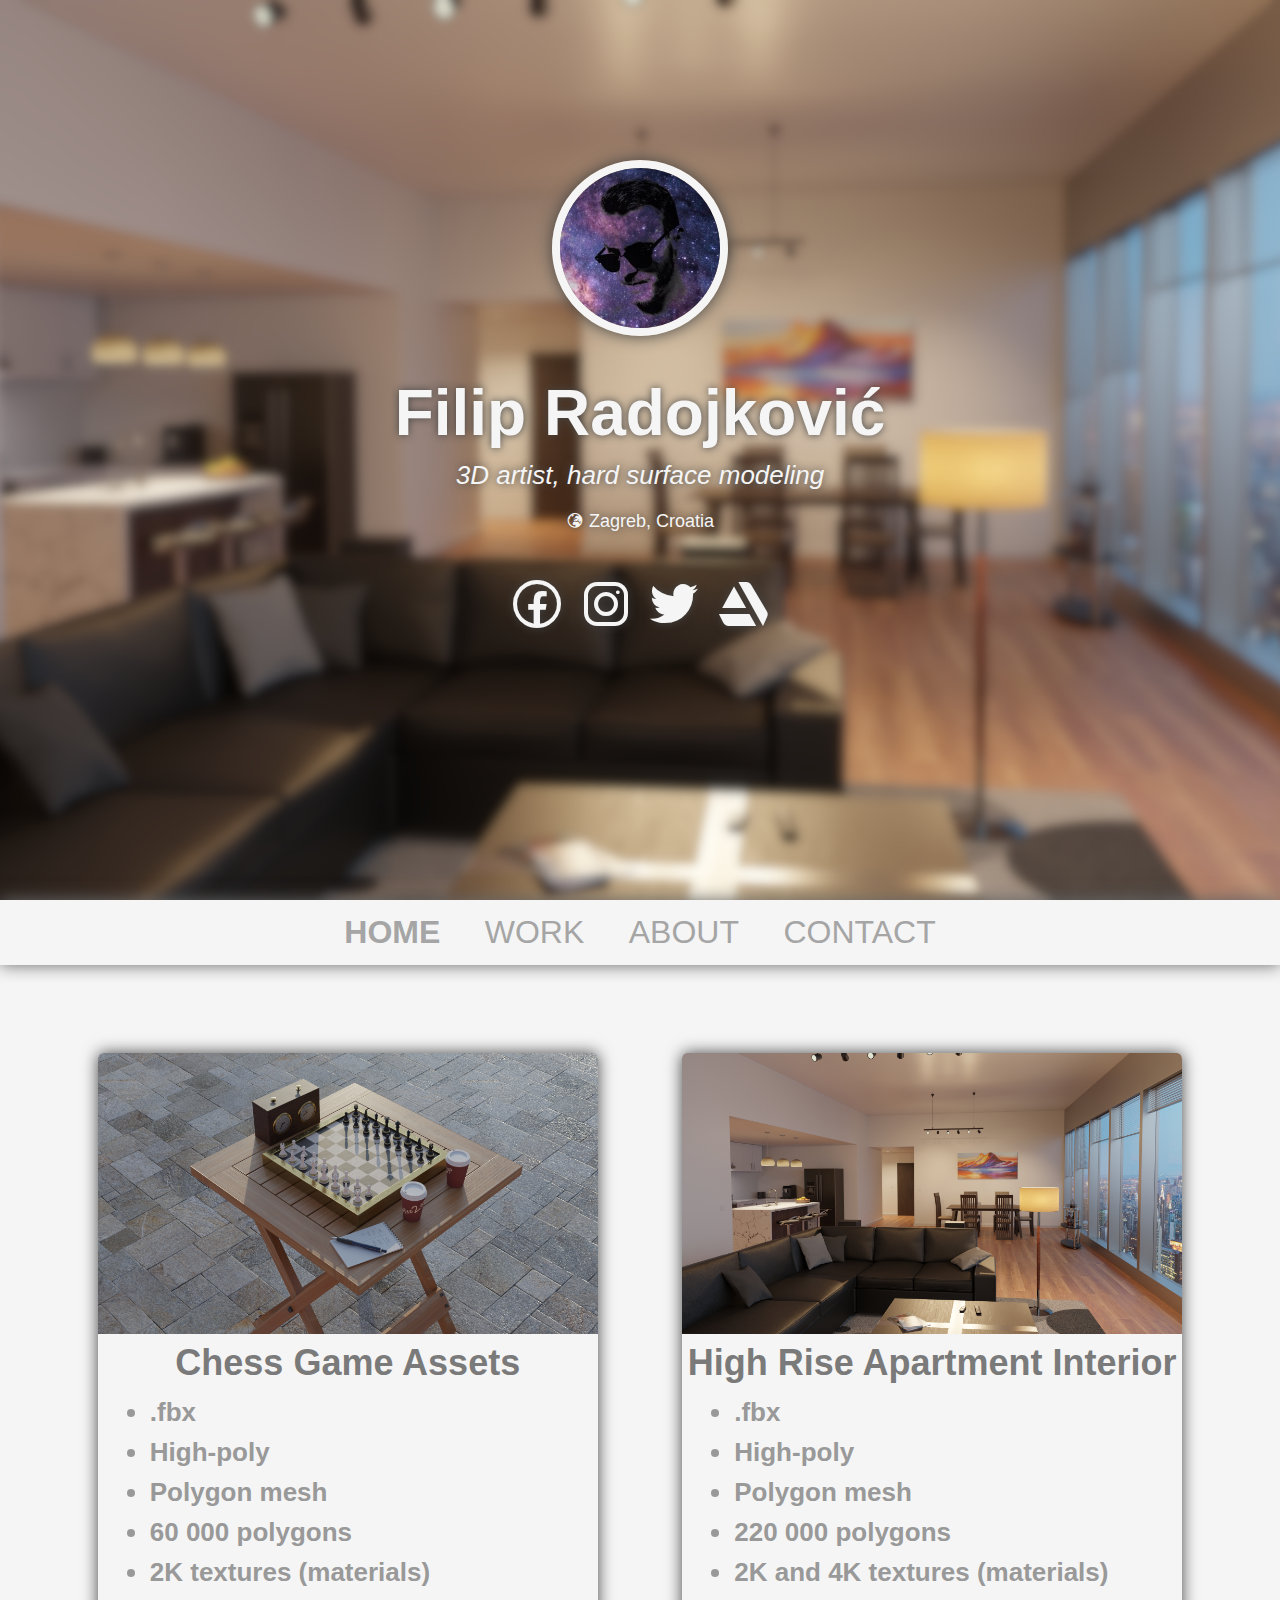
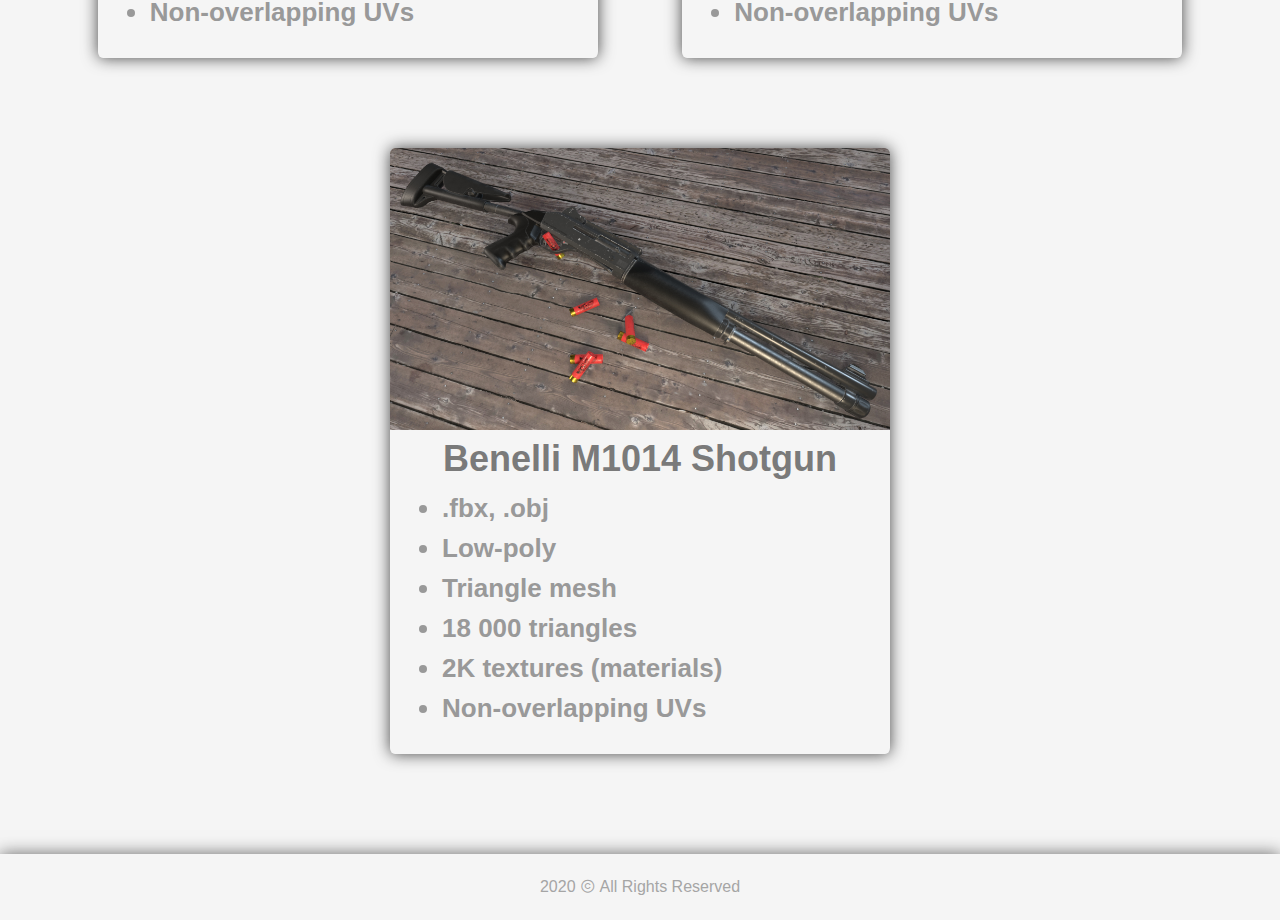
<file: index.html>
<!DOCTYPE html>
<html lang = "en">
	<head>
		<title>Filip Radojković - Portfolio</title>
		<meta charset = "UTF-8">
		<meta name = "author" content = "Filip Radojković">
		<meta name = "keywords" content = "3D modeling, 3D model, 3D art, 3D rendering, 3D texturing">
		<meta name = "viewport" content = "width=device-width, initial-scale = 1.0">
		<link rel = "stylesheet" href = "style.css">
		<link rel = "stylesheet" href = "line-awesome/css/line-awesome.css">
	</head>
	<body>
		<header>
			<div id = "header-img">
				<div id = "profile-img-container">
					<img id = "profile-img" src = "images/profile.jpg" alt = "logo">
				</div>
				<div id = "name-container">
					<h1 id = "name">Filip Radojković</h1>
				</div>
				<div id = "title-container">
					<h2 id = "title">3D artist, hard surface modeling</h2>
				</div>
				<div id = "location-container">
					<div id = "location">
						<h3 id = "location-text"><i class="las la-globe-europe"></i> Zagreb, Croatia</h3>
					</div>
				</div>
				<div id = "icons-container">
					<a href = "https://www.facebook.com/purplelemonArt" target = "_blank"><i id = "icons" class="lab la-facebook"></i></a>
					<a href = "https://www.instagram.com/purplelemon_art" target = "_blank"><i id = "icons" class="lab la-instagram"></i></a>
					<a href = "https://www.twitter.com/PurpleLemonA" target = "_blank"><i id = "icons" class="lab la-twitter"></i></a>
					<a href = "https://www.artstation.com/purple_lemon" target = "_blank"><i id = "icons" class="lab la-artstation"></i></a>
				</div>
			</div>
			<div id = "navbar">
				<a id = "home" href = "index.html" class = "active">HOME</a>
				<a id = "work" href = "work.html#navbar">WORK</a>
				<a id = "about" href = "about.html#navbar">ABOUT</a>
				<a id = "contact" href = "contact.html">CONTACT</a>
			</div>
		</header>
		<main>
			<div id = "card-container">
				<a href = "work-item-1.html#navbar" target = "_blank">
					<div id = "card">
						<img id = "card-img" src = "images/chess/chess1.jpg">
						<h4 id = "card-title">Chess Game Assets</h4>
						<ul id = "card-list">
							<li> .fbx</li>
							<li> High-poly</li>
							<li> Polygon mesh</li>
							<li> 60 000 polygons</li>
							<li> 2K textures (materials)</li>
							<li> Non-overlapping UVs</li>
						</ul>
					</div>
				</a>
				<a href = "work-item-2.html#navbar" target = "_blank">
					<div id = "card">
						<img id = "card-img" src = "images/apartment/render1.jpg">
						<h4 id = "card-title">High Rise Apartment Interior</h4>
						<ul id = "card-list">
							<li> .fbx</li>
							<li> High-poly</li>
							<li> Polygon mesh</li>
							<li> 220 000 polygons</li>
							<li> 2K and 4K textures (materials)</li>
							<li> Non-overlapping UVs</li>
						</ul>
					</div>
				</a>
				<a href = "work-item-3.html#navbar" target = "_blank">
					<div id = "card">
						<img id = "card-img" src = "images/shotgun/render.jpg">
						<h4 id = "card-title">Benelli M1014 Shotgun</h4>
						<ul id = "card-list">
							<li> .fbx, .obj</li>
							<li> Low-poly</li>
							<li> Triangle mesh</li>
							<li> 18 000 triangles</li>
							<li> 2K textures (materials)</li>
							<li> Non-overlapping UVs</li>
						</ul>
					</div>
				</a>
			</div>
		</main>
		<footer>
			<div id = "copyright-container"><p id = "copyright">2020 <i class="las la-copyright"></i> All Rights Reserved</p>
		</footer>
	</body>
</html>
</file>
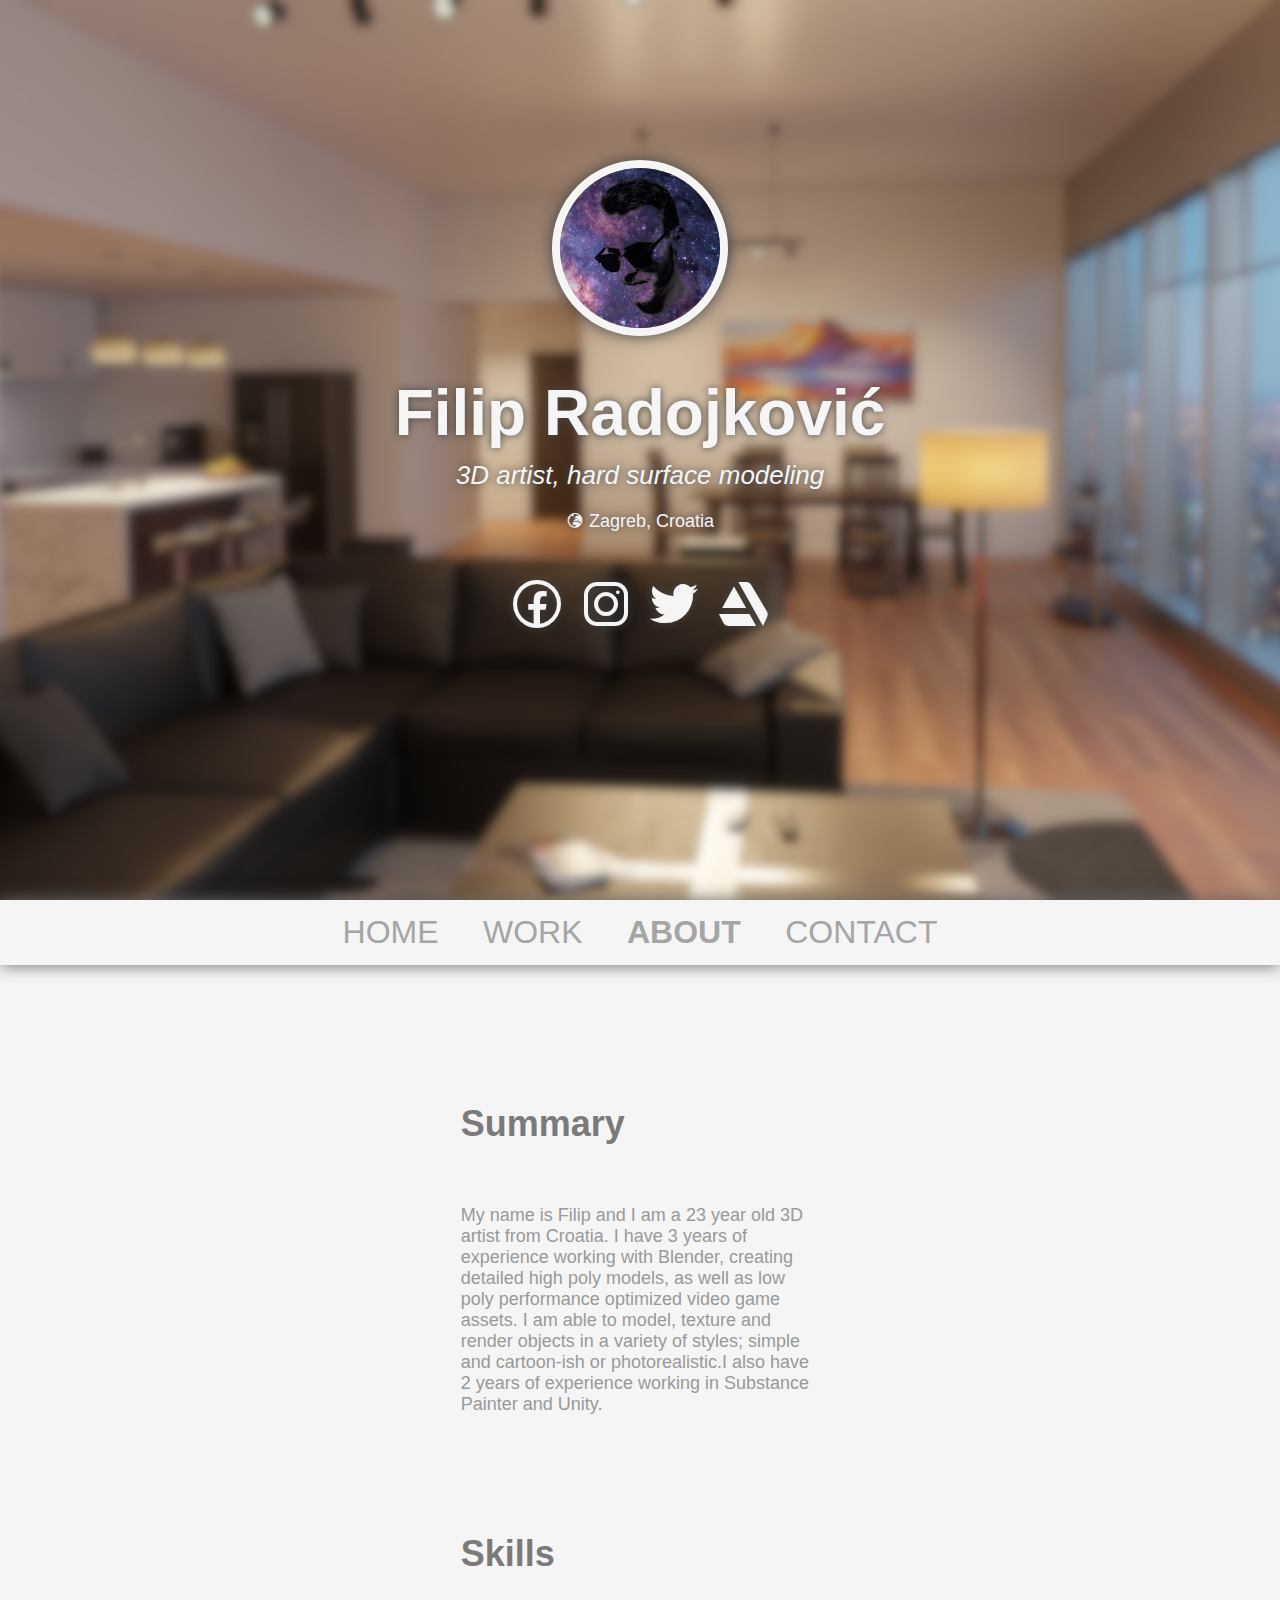
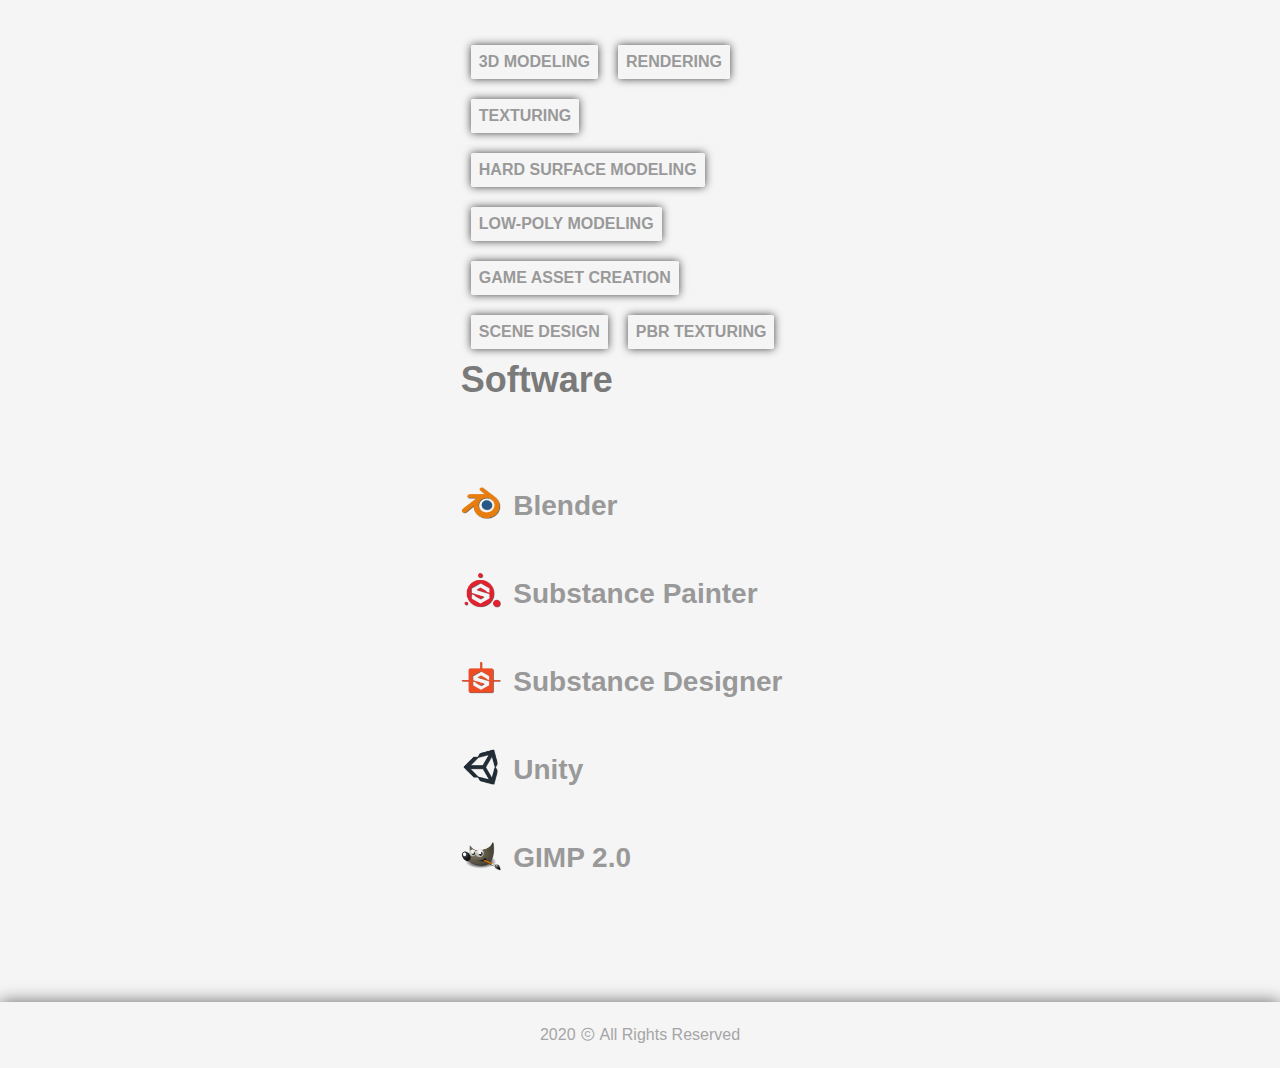
<file: about.html>
<!DOCTYPE html>
<html lang = "en">
	<head>
		<title>Filip Radojković - Portfolio</title>
		<meta charset = "UTF-8">
		<meta name = "author" content = "Filip Radojković">
		<meta name = "keywords" content = "3D modeling, 3D model, 3D art, 3D rendering, 3D texturing">
		<meta name = "viewport" content = "width=device-width, initial-scale = 1.0">
		<link rel = "stylesheet" href = "style.css">
		<link rel = "stylesheet" href = "line-awesome/css/line-awesome.css">
	</head>
	<body>
		<header>
			<div id = "header-img">
				<div id = "profile-img-container">
					<img id = "profile-img" src = "images/profile.jpg" alt = "logo">
				</div>
				<div id = "name-container">
					<h1 id = "name">Filip Radojković</h1>
				</div>
				<div id = "title-container">
					<h2 id = "title">3D artist, hard surface modeling</h2>
				</div>
				<div id = "location-container">
					<div id = "location">
						<h3 id = "location-text"><i class="las la-globe-europe"></i> Zagreb, Croatia</h3>
					</div>
				</div>
				<div id = "icons-container">
					<a href = "https://www.facebook.com/purplelemonArt" target = "_blank"><i id = "icons" class="lab la-facebook"></i></a>
					<a href = "https://www.instagram.com/purplelemon_art" target = "_blank"><i id = "icons" class="lab la-instagram"></i></a>
					<a href = "https://www.twitter.com/PurpleLemonA" target = "_blank"><i id = "icons" class="lab la-twitter"></i></a>
					<a href = "https://www.artstation.com/purple_lemon" target = "_blank"><i id = "icons" class="lab la-artstation"></i></a>
				</div>
			</div>
			<div id = "navbar">
				<a id = "home" href = "index.html">HOME</a>
				<a id = "work" href = "work.html#navbar">WORK</a>
				<a id = "about" href = "about.html#navbar" class = "active">ABOUT</a>
				<a id = "contact" href = "contact.html">CONTACT</a>
			</div>
		</header>
		<main>
			<div id = "about-container">
				<div id = "summary-container">
					<h5 id = "about-title">Summary</h5>
					<p id = "summary-text">My name is Filip and I am a 23 year old 3D artist from Croatia. I have 3 years of experience working with Blender, creating detailed high poly models, as well as low poly performance optimized video game assets. I am able to model, texture and render objects in a variety of styles; simple and cartoon-ish or photorealistic.I also have 2 years of experience working in Substance Painter and Unity.</p>
				</div>
				<div id = "skills-container">
					<h5 id = "about-title">Skills</h5>
					<div id = "skill-tag"><p id = "skill-text">3D MODELING</p></div>
					<div id = "skill-tag"><p id = "skill-text">RENDERING</p></div>
					<div id = "skill-tag"><p id = "skill-text">TEXTURING</p></div>
					<div id = "skill-tag"><p id = "skill-text">HARD SURFACE MODELING</p></div>
					<div id = "skill-tag"><p id = "skill-text">LOW-POLY MODELING</p></div>
					<div id = "skill-tag"><p id = "skill-text">GAME ASSET CREATION</p></div>
					<div id = "skill-tag"><p id = "skill-text">SCENE DESIGN</p></div>
					<div id = "skill-tag"><p id = "skill-text">PBR TEXTURING</p></div>
				</div>
				<div id = "software-container">
					<h5 id = "about-title">Software</h5>
					<div id = "software">
						<img id = "software-img" src = "images/logo/blender.png" alt = "blender logo">
						<p id = "software-text">Blender</p>
					</div>
					<div id = "software">
						<img id = "software-img" src = "images/logo/substance_painter.png" alt = "substance painter logo">
						<p id = "software-text">Substance Painter</p>
					</div>
					<div id = "software">
						<img id = "software-img" src = "images/logo/substance_designer.png" alt = "substance designer logo">
						<p id = "software-text">Substance Designer</p>
					</div>
					<div id = "software">
						<img id = "software-img" src = "images/logo/unity.png" alt = "unity logo">
						<p id = "software-text">Unity</p>
					</div>
					<div id = "software">
						<img id = "software-img" src = "images/logo/gimp.png" alt = "gimp logo">
						<p id = "software-text">GIMP 2.0</p>
					</div>
				</div>
			</div>
		</main>
		<footer>
			<div id = "copyright-container"><p id = "copyright">2020 <i class="las la-copyright"></i> All Rights Reserved</p>
		</footer>
	</body>
</html>
</file>
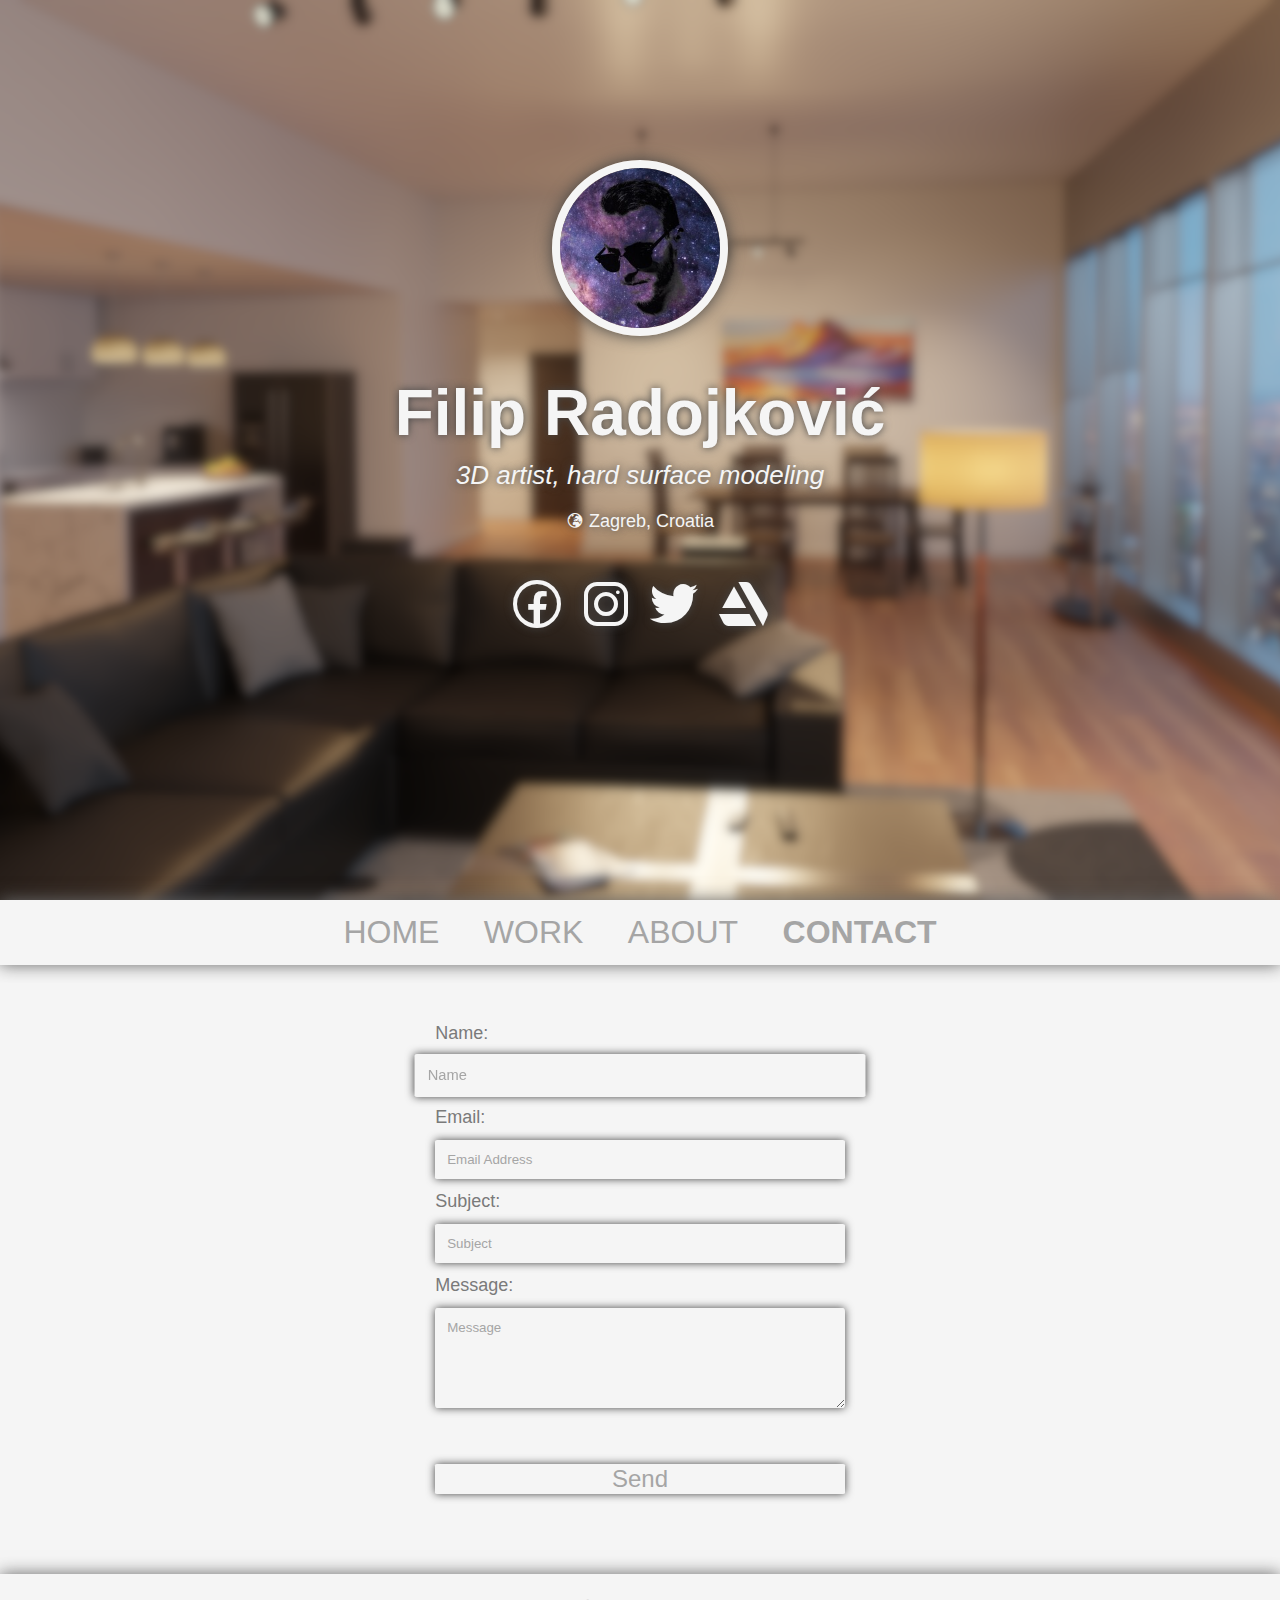
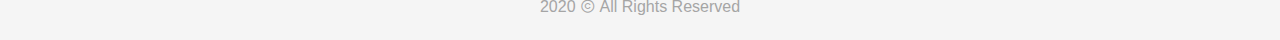
<file: contact.html>
<!DOCTYPE html>
<html lang = "en">
	<head>
		<title>Filip Radojković - Portfolio</title>
		<meta charset = "UTF-8">
		<meta name = "author" content = "Filip Radojković">
		<meta name = "keywords" content = "3D modeling, 3D model, 3D art, 3D rendering, 3D texturing">
		<meta name = "viewport" content = "width=device-width, initial-scale = 1.0">
		<link rel = "stylesheet" href = "style.css">
		<link rel = "stylesheet" href = "line-awesome/css/line-awesome.css">
	</head>
	<body>
		<header>
			<div id = "header-img">
				<div id = "profile-img-container">
					<img id = "profile-img" src = "images/profile.jpg" alt = "logo">
				</div>
				<div id = "name-container">
					<h1 id = "name">Filip Radojković</h1>
				</div>
				<div id = "title-container">
					<h2 id = "title">3D artist, hard surface modeling</h2>
				</div>
				<div id = "location-container">
					<div id = "location">
						<h3 id = "location-text"><i class="las la-globe-europe"></i> Zagreb, Croatia</h3>
					</div>
				</div>
				<div id = "icons-container">
					<a href = "https://www.facebook.com/purplelemonArt" target = "_blank"><i id = "icons" class="lab la-facebook"></i></a>
					<a href = "https://www.instagram.com/purplelemon_art" target = "_blank"><i id = "icons" class="lab la-instagram"></i></a>
					<a href = "https://www.twitter.com/PurpleLemonA" target = "_blank"><i id = "icons" class="lab la-twitter"></i></a>
					<a href = "https://www.artstation.com/purple_lemon" target = "_blank"><i id = "icons" class="lab la-artstation"></i></a>
				</div>
			</div>
			<div id = "navbar">
				<a id = "home" href = "index.html">HOME</a>
				<a id = "work" href = "work.html#navbar">WORK</a>
				<a id = "about" href = "about.html#navbar">ABOUT</a>
				<a id = "contact" href = "contact.html" class = "active">CONTACT</a>
			</div>
		</header>
		<main>
			<div id = "form-container">
				<form id = "contact-form" action = "redirect.html#copyright-container" method = "get">
					<label for = "input-name">Name: </label>
					<input id = "input-name" class = "input" name = "name" placeholder = "Name" type = "text" required autofocus>
					<label for = "input-email">Email: </label>
					<input id = "input-email" class = "input" name = "email" placeholder = "Email Address" type = "email" required>
					<label for = "input-subject">Subject: </label>
					<input id = "input-subject" class = "input" name = "subject" placeholder = "Subject" type = "text" required>
					<label for = "input-text">Message: </label>
					<textarea id = "input-text" class = "input" name = "message" placeholder = "Message" required></textarea>
					<button id = "send-button" name = "send" type = "submit">Send</button>
				</form>
			</div>
		</main>
		<footer>
			<div id = "copyright-container"><p id = "copyright">2020 <i class="las la-copyright"></i> All Rights Reserved</p>
		</footer>
	</body>
</html>
</file>
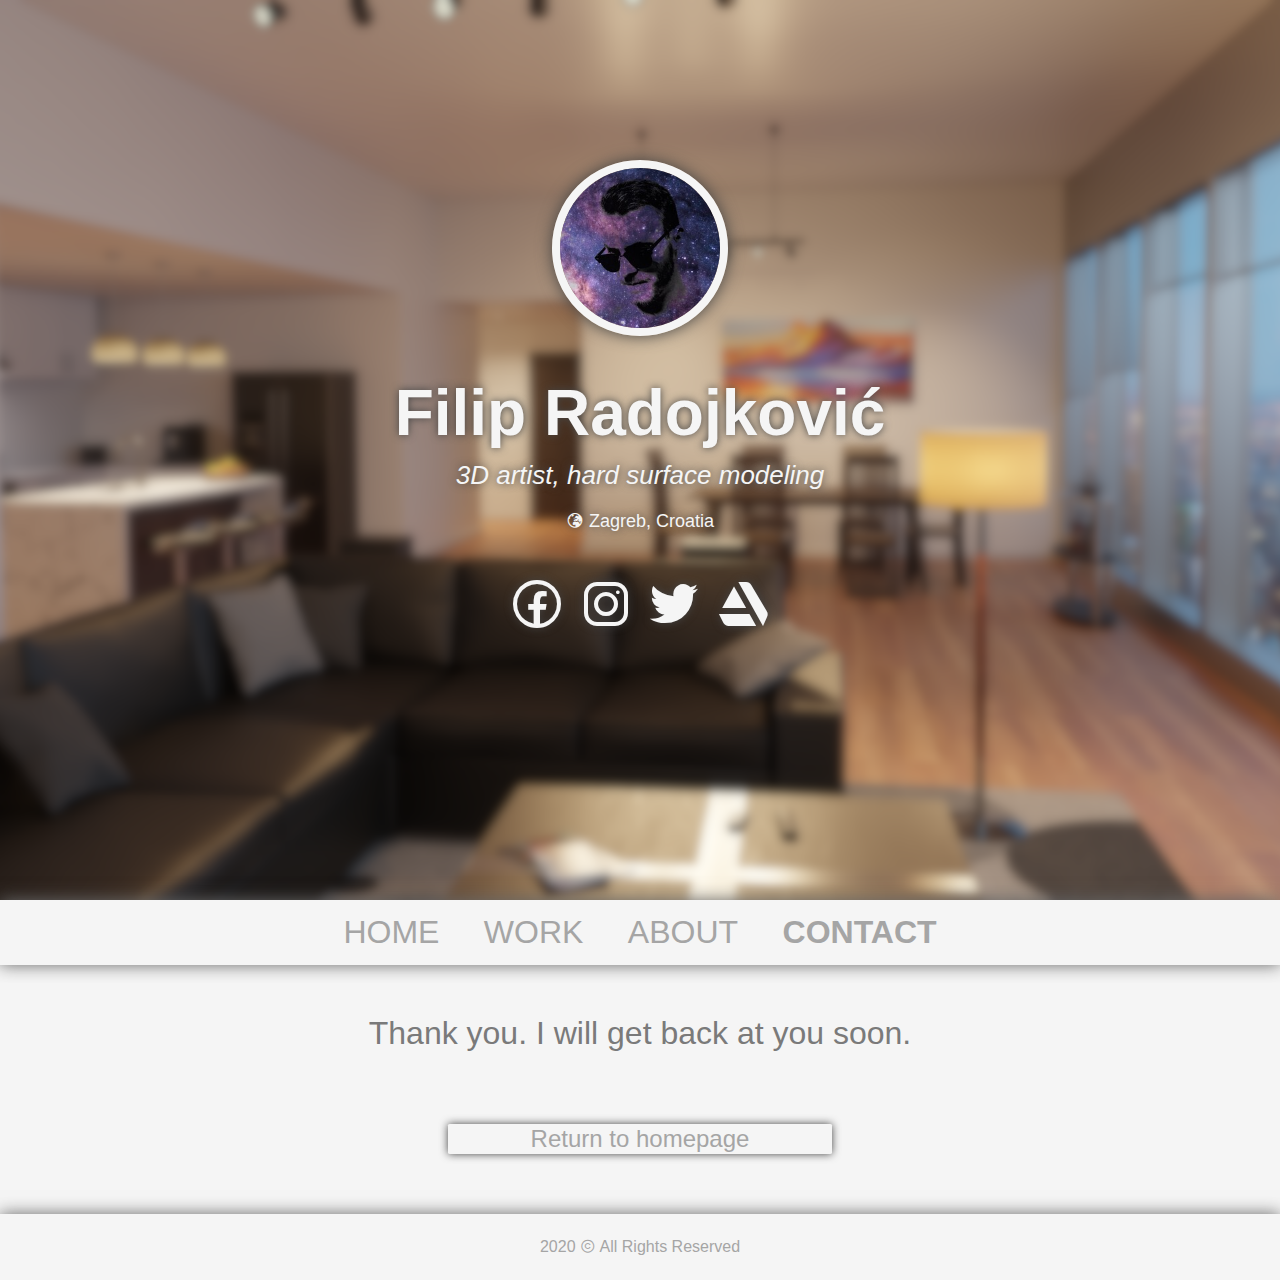
<file: redirect.html>
<!DOCTYPE html>
<html lang = "en">
	<head>
		<title>Filip Radojković - Portfolio</title>
		<meta charset = "UTF-8">
		<meta name = "author" content = "Filip Radojković">
		<meta name = "keywords" content = "3D modeling, 3D model, 3D art, 3D rendering, 3D texturing">
		<meta name = "viewport" content = "width=device-width, initial-scale = 1.0">
		<link rel = "stylesheet" href = "style.css">
		<link rel = "stylesheet" href = "line-awesome/css/line-awesome.css">
	</head>
	<body>
		<header>
			<div id = "header-img">
				<div id = "profile-img-container">
					<img id = "profile-img" src = "images/profile.jpg" alt = "logo">
				</div>
				<div id = "name-container">
					<h1 id = "name">Filip Radojković</h1>
				</div>
				<div id = "title-container">
					<h2 id = "title">3D artist, hard surface modeling</h2>
				</div>
				<div id = "location-container">
					<div id = "location">
						<h3 id = "location-text"><i class="las la-globe-europe"></i> Zagreb, Croatia</h3>
					</div>
				</div>
				<div id = "icons-container">
					<a href = "https://www.facebook.com/purplelemonArt" target = "_blank"><i id = "icons" class="lab la-facebook"></i></a>
					<a href = "https://www.instagram.com/purplelemon_art" target = "_blank"><i id = "icons" class="lab la-instagram"></i></a>
					<a href = "https://www.twitter.com/PurpleLemonA" target = "_blank"><i id = "icons" class="lab la-twitter"></i></a>
					<a href = "https://www.artstation.com/purple_lemon" target = "_blank"><i id = "icons" class="lab la-artstation"></i></a>
				</div>
			</div>
			<div id = "navbar">
				<a id = "home" href = "index.html">HOME</a>
				<a id = "work" href = "work.html#navbar">WORK</a>
				<a id = "about" href = "about.html#navbar">ABOUT</a>
				<a id = "contact" href = "contact.html" class = "active">CONTACT</a>
			</div>
		</header>
		<main>
			<div id = "redirect-container">
				<p id = "thanks">Thank you. I will get back at you soon.</p>
				<form action = "index.html">
					<button id = "return-button" type = "submit">Return to homepage</button>
				</form>
			</div>
		</main>
		<footer>
			<div id = "copyright-container"><p id = "copyright">2020 <i class="las la-copyright"></i> All Rights Reserved</p>
		</footer>
	</body>
</html>
</file>
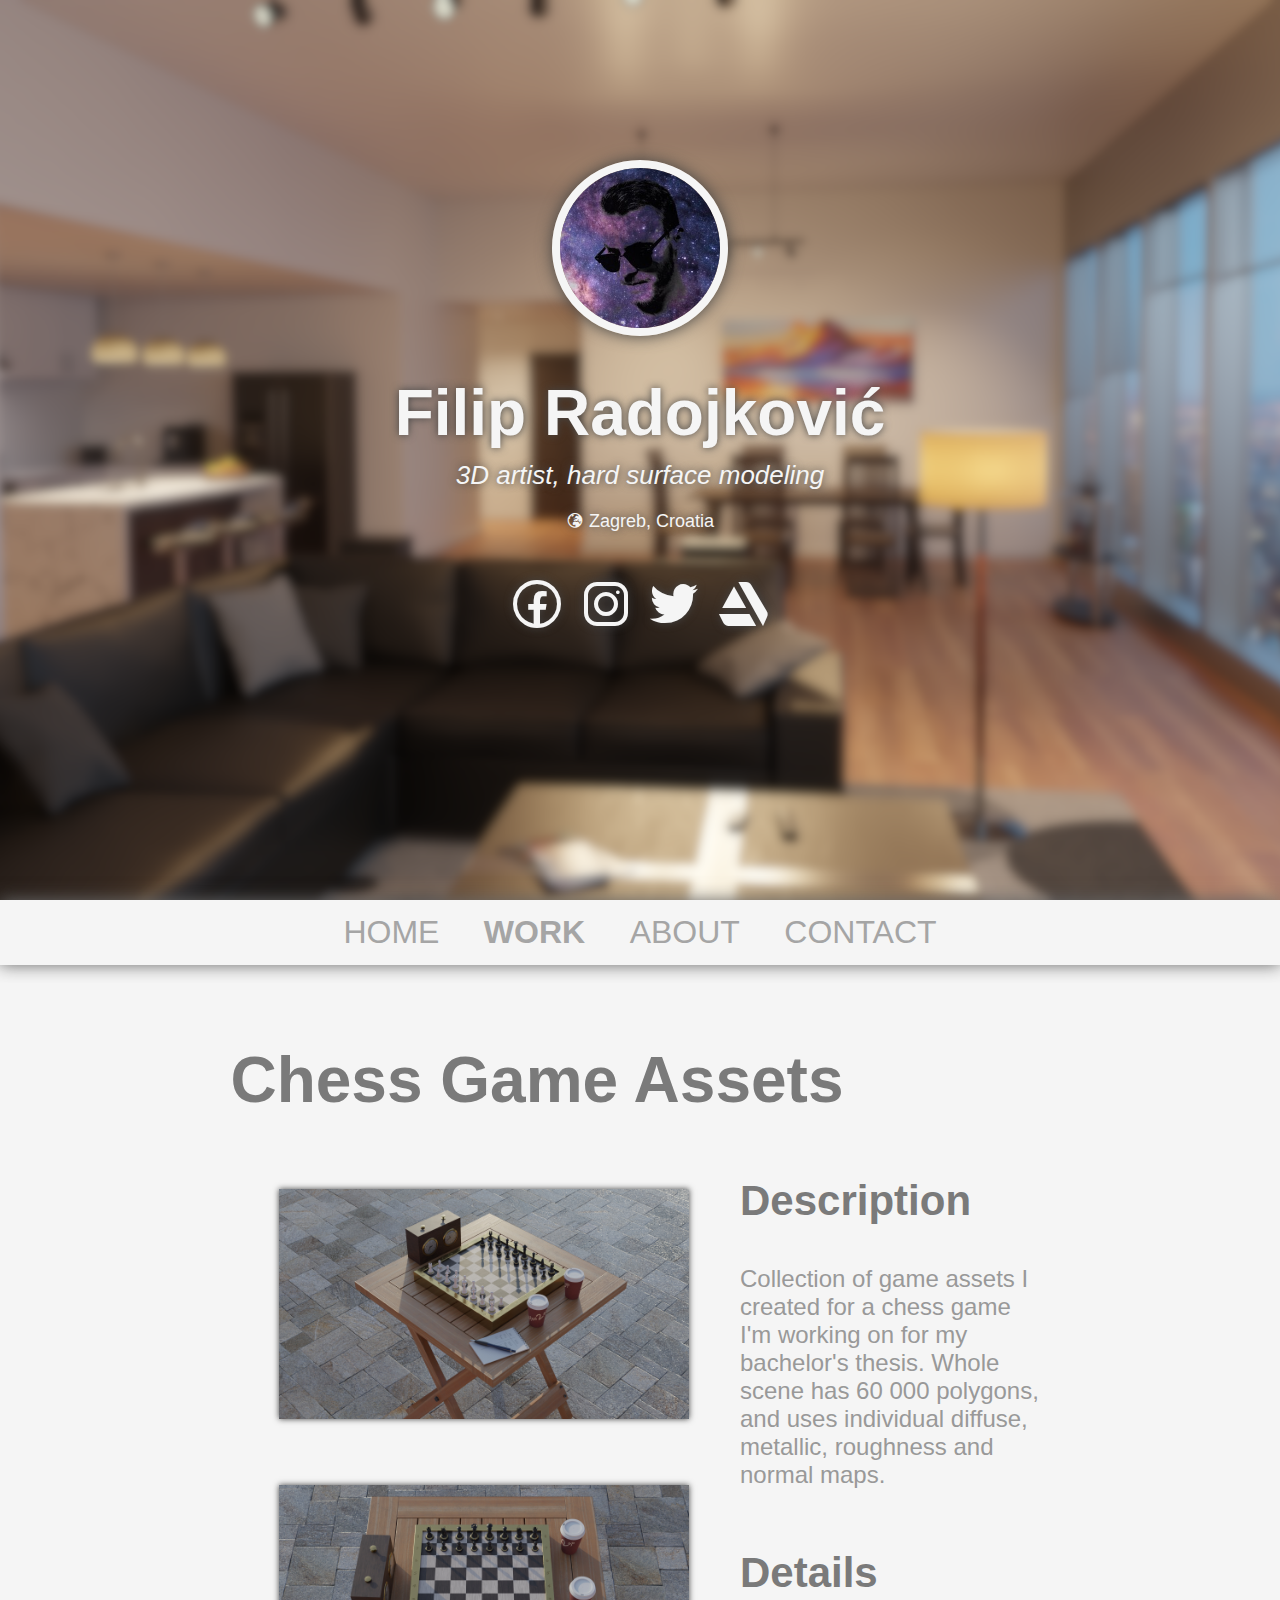
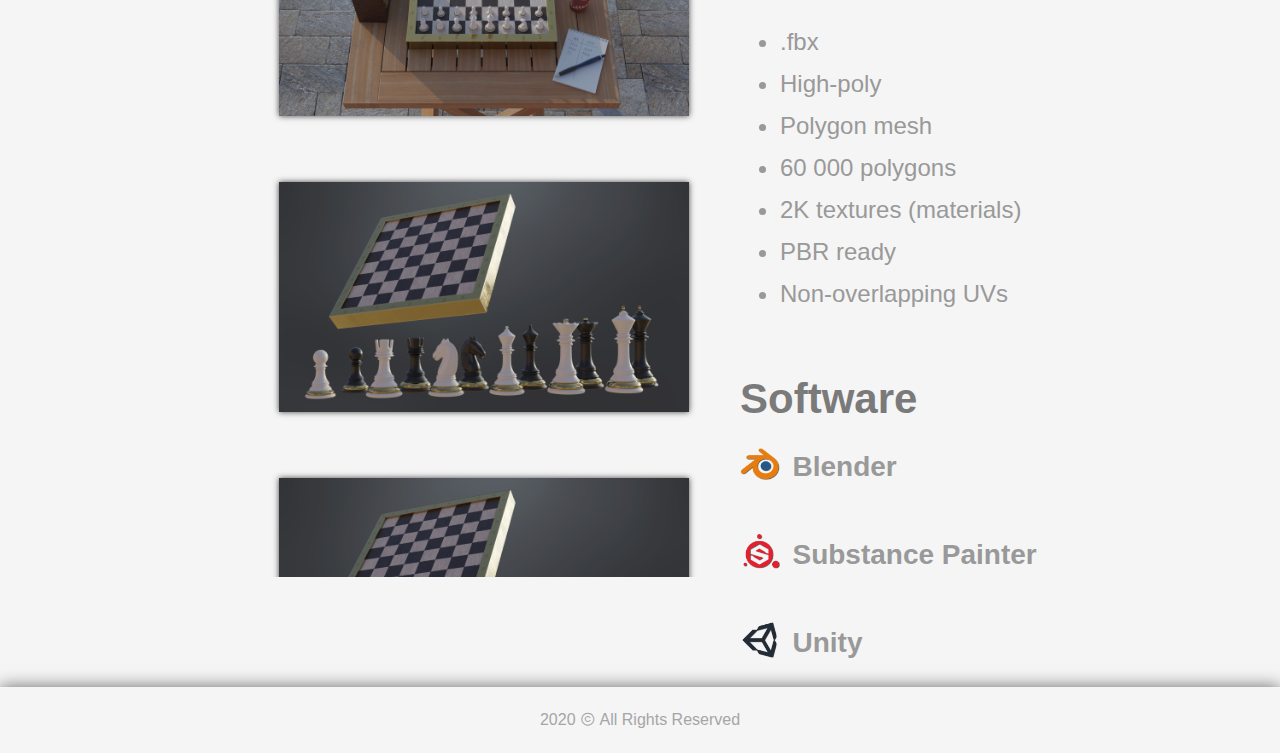
<file: work-item-1.html>
<!DOCTYPE html>
<html lang = "en">
	<head>
		<title>Filip Radojković - Portfolio</title>
		<meta charset = "UTF-8">
		<meta name = "author" content = "Filip Radojković">
		<meta name = "keywords" content = "3D modeling, 3D model, 3D art, 3D rendering, 3D texturing">
		<meta name = "viewport" content = "width=device-width, initial-scale = 1.0">
		<link rel = "stylesheet" href = "style.css">
		<link rel = "stylesheet" href = "line-awesome/css/line-awesome.css">
	</head>
	<body>
		<header>
			<div id = "header-img">
				<div id = "profile-img-container">
					<img id = "profile-img" src = "images/profile.jpg" alt = "logo">
				</div>
				<div id = "name-container">
					<h1 id = "name">Filip Radojković</h1>
				</div>
				<div id = "title-container">
					<h2 id = "title">3D artist, hard surface modeling</h2>
				</div>
				<div id = "location-container">
					<div id = "location">
						<h3 id = "location-text"><i class="las la-globe-europe"></i> Zagreb, Croatia</h3>
					</div>
				</div>
				<div id = "icons-container">
					<a href = "https://www.facebook.com/purplelemonArt" target = "_blank"><i id = "icons" class="lab la-facebook"></i></a>
					<a href = "https://www.instagram.com/purplelemon_art" target = "_blank"><i id = "icons" class="lab la-instagram"></i></a>
					<a href = "https://www.twitter.com/PurpleLemonA" target = "_blank"><i id = "icons" class="lab la-twitter"></i></a>
					<a href = "https://www.artstation.com/purple_lemon" target = "_blank"><i id = "icons" class="lab la-artstation"></i></a>
				</div>
			</div>
			<div id = "navbar">
				<a id = "home" href = "index.html">HOME</a>
				<a id = "work" href = "work.html#navbar" class = "active">WORK</a>
				<a id = "about" href = "about.html#navbar">ABOUT</a>
				<a id = "contact" href = "contact.html">CONTACT</a>
			</div>
		</header>
		<main>
			<div id = "work-item-container">
				<div id = "item-title-container">
					<h6 id = "item-title">Chess Game Assets</h6>
				</div>
				<div id = "item-images-container">
					<img id = "item-image" src = "images/chess/chess1.jpg">
					<img id = "item-image" src = "images/chess/chess2.jpg">
					<img id = "item-image" src = "images/chess/chess3.jpg">
					<img id = "item-image" src = "images/chess/chess4.jpg">
				</div>
				<div id = "item-description-container">
					<h5 id = "item-description-title">Description</h5>
					<p id = "item-description">Collection of game assets I created for a chess game I'm working on for my bachelor's thesis. Whole scene has 60 000 polygons, and uses individual diffuse, metallic, roughness and normal maps.</p>
					<h5 id = "item-description-title">Details</h5>
					<ul id = "item-description-list">
						<li> .fbx</li>
						<li> High-poly</li>
						<li> Polygon mesh</li>
						<li> 60 000 polygons</li>
						<li> 2K textures (materials)</li>
						<li> PBR ready</li>
						<li> Non-overlapping UVs</li>
					</ul>
					<h5 id = "item-description-title">Software</h5>
					<div id = "item-software">
						<div id = "software">
							<img id = "software-img" src = "images/logo/blender.png" alt = "blender logo">
							<p id = "software-text">Blender</p>
						</div>
						<div id = "software">
							<img id = "software-img" src = "images/logo/substance_painter.png" alt = "substance painter logo">
							<p id = "software-text">Substance Painter</p>
						</div>
						<div id = "software">
							<img id = "software-img" src = "images/logo/unity.png" alt = "unity logo">
							<p id = "software-text">Unity</p>
						</div>
					</div>
				</div>
			</div>
		</main>
		<footer>
			<div id = "copyright-container"><p id = "copyright">2020 <i class="las la-copyright"></i> All Rights Reserved</p>
		</footer>
	</body>
</html>
</file>
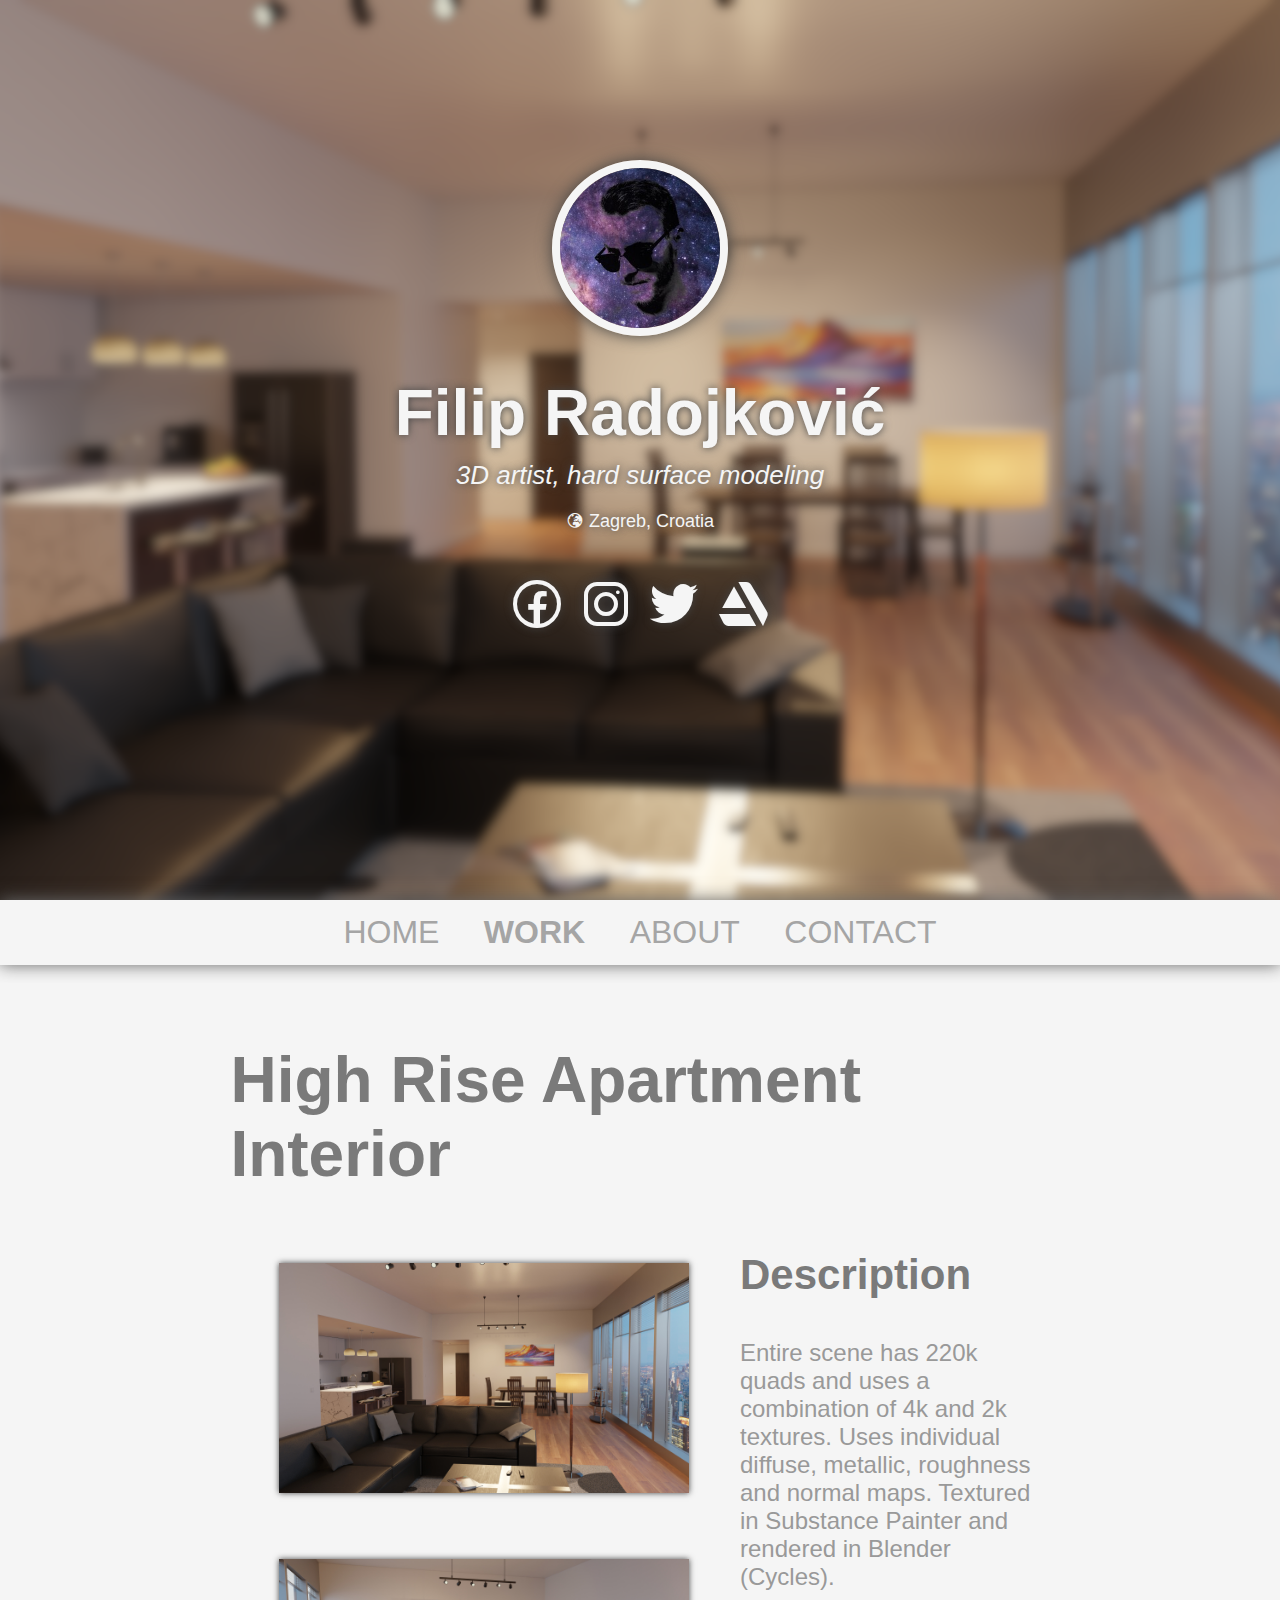
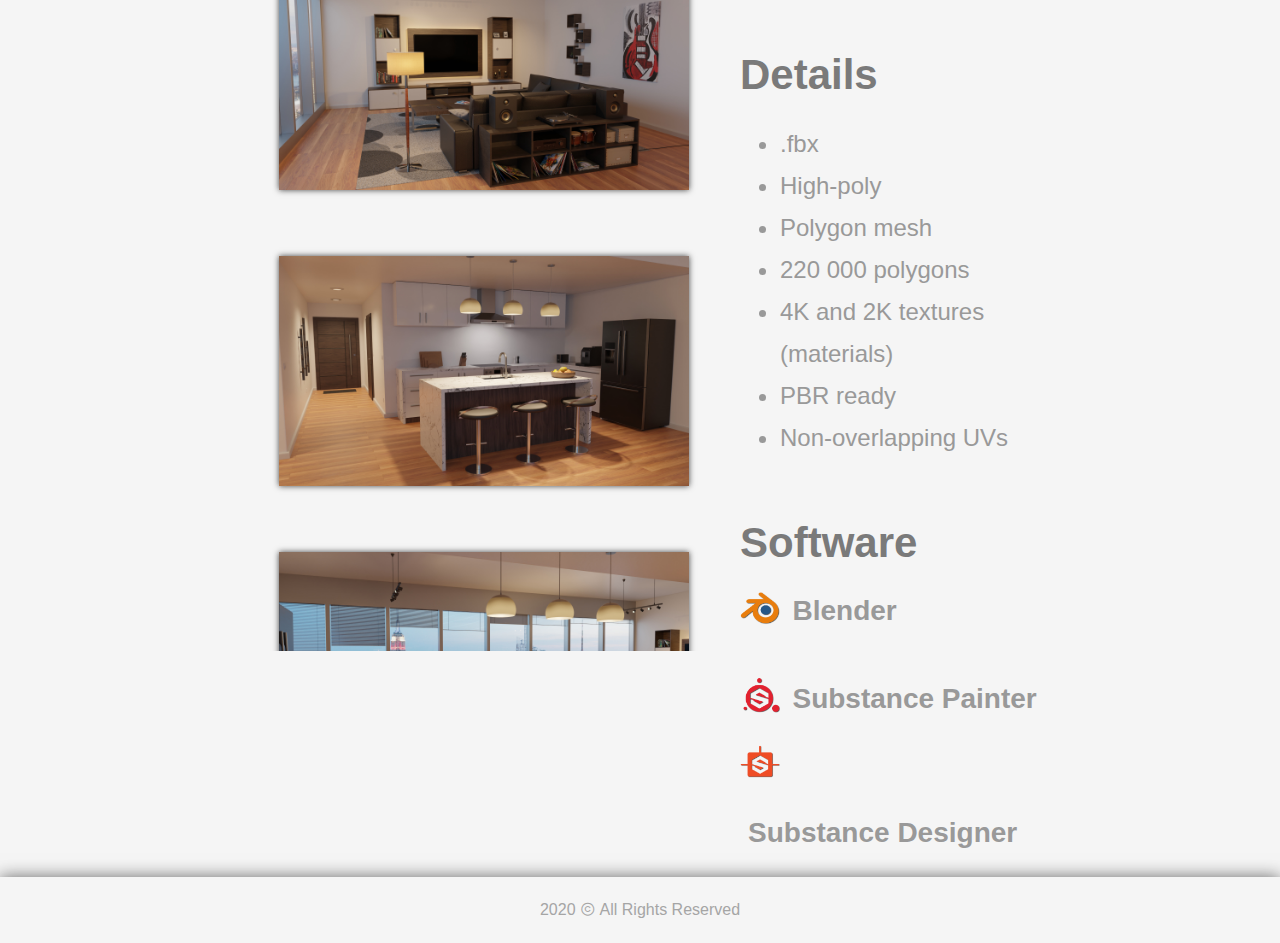
<file: work-item-2.html>
<!DOCTYPE html>
<html lang = "en">
	<head>
		<title>Filip Radojković - Portfolio</title>
		<meta charset = "UTF-8">
		<meta name = "author" content = "Filip Radojković">
		<meta name = "keywords" content = "3D modeling, 3D model, 3D art, 3D rendering, 3D texturing">
		<meta name = "viewport" content = "width=device-width, initial-scale = 1.0">
		<link rel = "stylesheet" href = "style.css">
		<link rel = "stylesheet" href = "line-awesome/css/line-awesome.css">
	</head>
	<body>
		<header>
			<div id = "header-img">
				<div id = "profile-img-container">
					<img id = "profile-img" src = "images/profile.jpg" alt = "logo">
				</div>
				<div id = "name-container">
					<h1 id = "name">Filip Radojković</h1>
				</div>
				<div id = "title-container">
					<h2 id = "title">3D artist, hard surface modeling</h2>
				</div>
				<div id = "location-container">
					<div id = "location">
						<h3 id = "location-text"><i class="las la-globe-europe"></i> Zagreb, Croatia</h3>
					</div>
				</div>
				<div id = "icons-container">
					<a href = "https://www.facebook.com/purplelemonArt" target = "_blank"><i id = "icons" class="lab la-facebook"></i></a>
					<a href = "https://www.instagram.com/purplelemon_art" target = "_blank"><i id = "icons" class="lab la-instagram"></i></a>
					<a href = "https://www.twitter.com/PurpleLemonA" target = "_blank"><i id = "icons" class="lab la-twitter"></i></a>
					<a href = "https://www.artstation.com/purple_lemon" target = "_blank"><i id = "icons" class="lab la-artstation"></i></a>
				</div>
			</div>
			<div id = "navbar">
				<a id = "home" href = "index.html">HOME</a>
				<a id = "work" href = "work.html#navbar" class = "active">WORK</a>
				<a id = "about" href = "about.html#navbar">ABOUT</a>
				<a id = "contact" href = "contact.html">CONTACT</a>
			</div>
		</header>
		<main>
			<div id = "work-item-container">
				<div id = "item-title-container">
					<h6 id = "item-title">High Rise Apartment Interior</h6>
				</div>
				<div id = "item-images-container">
					<img id = "item-image" src = "images/apartment/render1.jpg">
					<img id = "item-image" src = "images/apartment/render2.jpg">
					<img id = "item-image" src = "images/apartment/render3.jpg">
					<img id = "item-image" src = "images/apartment/render4.jpg">
					<img id = "item-image" src = "images/apartment/render5.jpg">
					<img id = "item-image" src = "images/apartment/render6.jpg">
					<img id = "item-image" src = "images/apartment/render7.jpg">
					<img id = "item-image" src = "images/apartment/render8.jpg">
				</div>
				<div id = "item-description-container">
					<h5 id = "item-description-title">Description</h5>
					<p id = "item-description">Entire scene has 220k quads and uses a combination of 4k and 2k textures. Uses individual diffuse, metallic, roughness and normal maps. Textured in Substance Painter and rendered in Blender (Cycles).</p>
					<h5 id = "item-description-title">Details</h5>
					<ul id = "item-description-list">
						<li> .fbx</li>
						<li> High-poly</li>
						<li> Polygon mesh</li>
						<li> 220 000 polygons</li>
						<li> 4K and 2K textures (materials)</li>
						<li> PBR ready</li>
						<li> Non-overlapping UVs</li>
					</ul>
					<h5 id = "item-description-title">Software</h5>
					<div id = "item-software">
						<div id = "software">
							<img id = "software-img" src = "images/logo/blender.png" alt = "blender logo">
							<p id = "software-text">Blender</p>
						</div>
						<div id = "software">
							<img id = "software-img" src = "images/logo/substance_painter.png" alt = "substance painter logo">
							<p id = "software-text">Substance Painter</p>
						</div>
						<div id = "software">
							<img id = "software-img" src = "images/logo/substance_designer.png" alt = "substance painter logo">
							<p id = "software-text">Substance Designer</p>
						</div>
					</div>
				</div>
			</div>
		</main>
		<footer>
			<div id = "copyright-container"><p id = "copyright">2020 <i class="las la-copyright"></i> All Rights Reserved</p>
		</footer>
	</body>
</html>
</file>
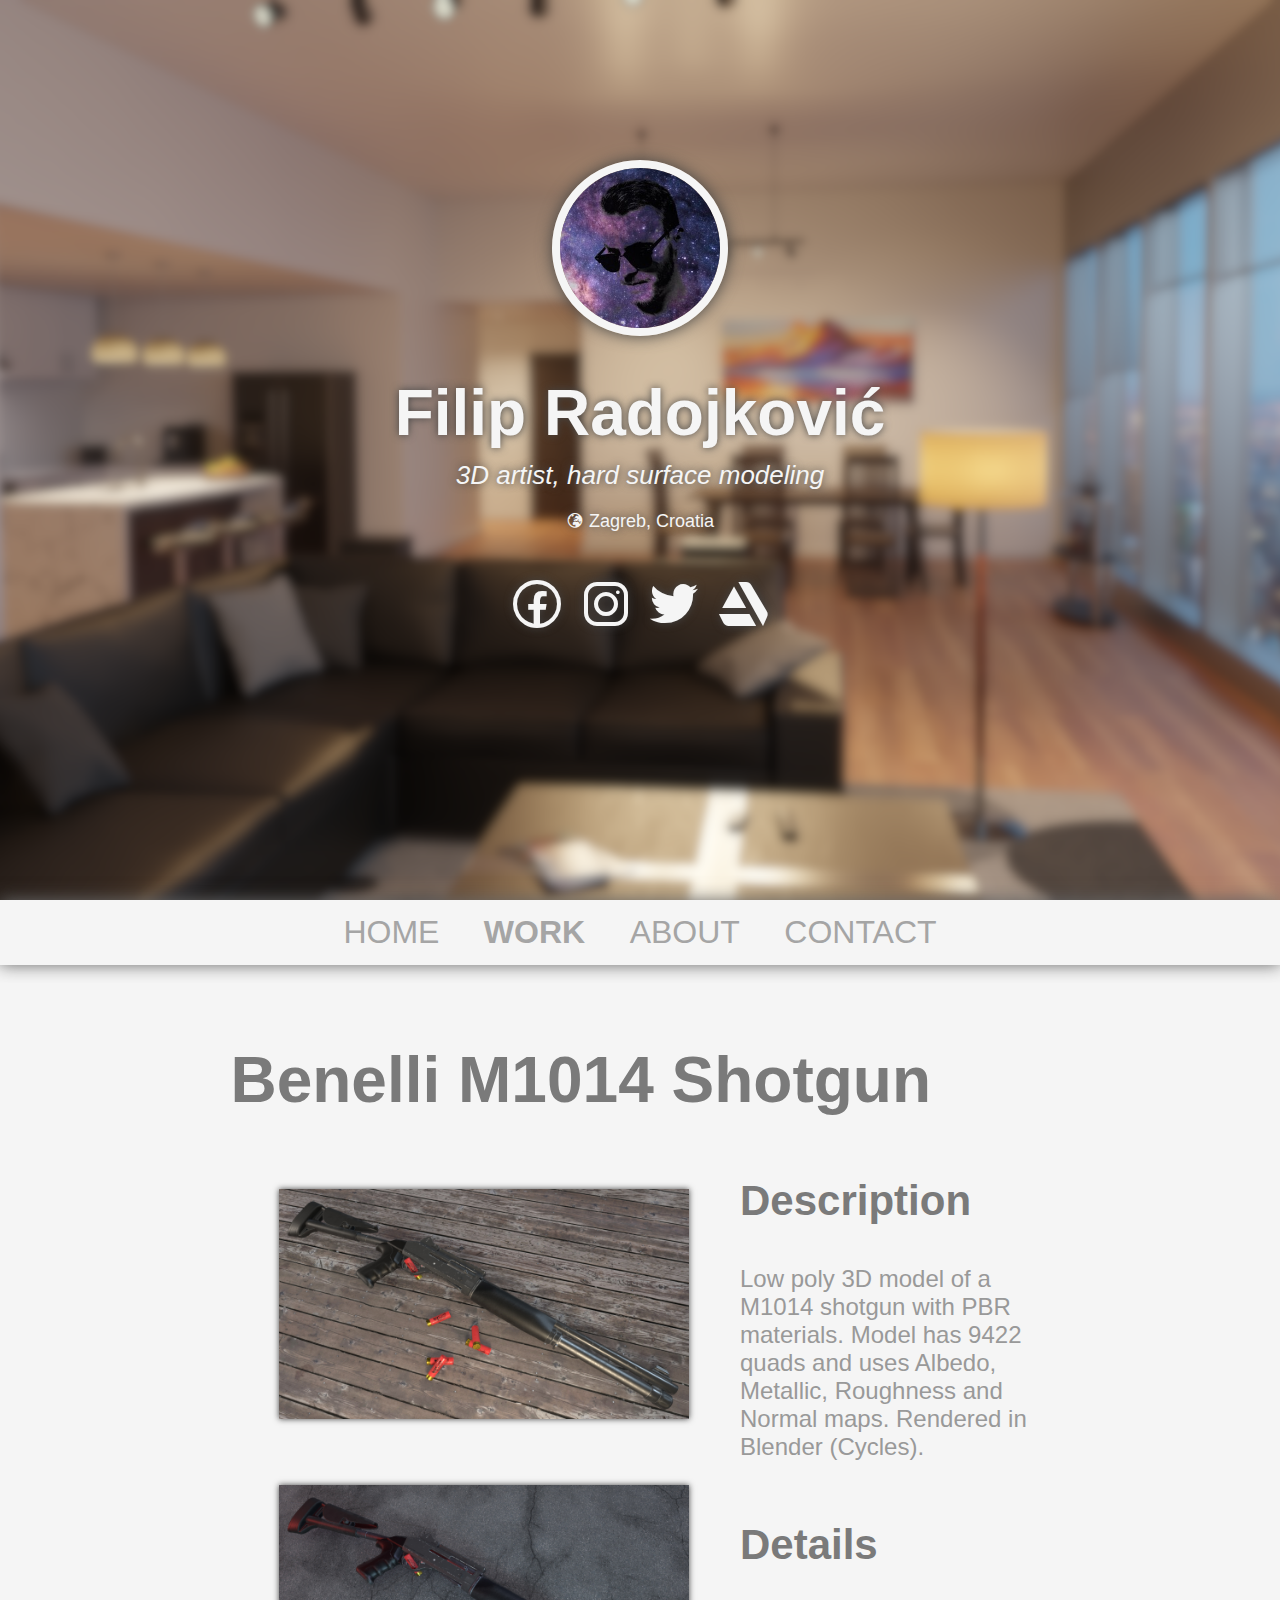
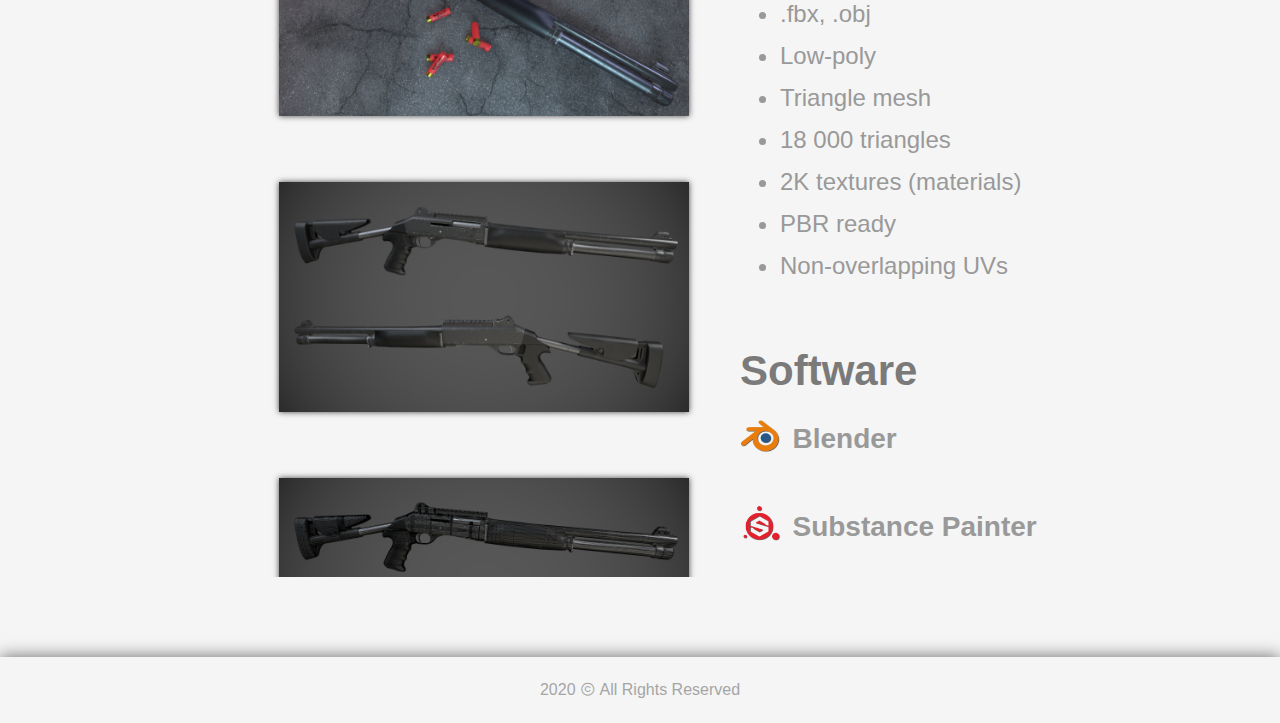
<file: work-item-3.html>
<!DOCTYPE html>
<html lang = "en">
	<head>
		<title>Filip Radojković - Portfolio</title>
		<meta charset = "UTF-8">
		<meta name = "author" content = "Filip Radojković">
		<meta name = "keywords" content = "3D modeling, 3D model, 3D art, 3D rendering, 3D texturing">
		<meta name = "viewport" content = "width=device-width, initial-scale = 1.0">
		<link rel = "stylesheet" href = "style.css">
		<link rel = "stylesheet" href = "line-awesome/css/line-awesome.css">
	</head>
	<body>
		<header>
			<div id = "header-img">
				<div id = "profile-img-container">
					<img id = "profile-img" src = "images/profile.jpg" alt = "logo">
				</div>
				<div id = "name-container">
					<h1 id = "name">Filip Radojković</h1>
				</div>
				<div id = "title-container">
					<h2 id = "title">3D artist, hard surface modeling</h2>
				</div>
				<div id = "location-container">
					<div id = "location">
						<h3 id = "location-text"><i class="las la-globe-europe"></i> Zagreb, Croatia</h3>
					</div>
				</div>
				<div id = "icons-container">
					<a href = "https://www.facebook.com/purplelemonArt" target = "_blank"><i id = "icons" class="lab la-facebook"></i></a>
					<a href = "https://www.instagram.com/purplelemon_art" target = "_blank"><i id = "icons" class="lab la-instagram"></i></a>
					<a href = "https://www.twitter.com/PurpleLemonA" target = "_blank"><i id = "icons" class="lab la-twitter"></i></a>
					<a href = "https://www.artstation.com/purple_lemon" target = "_blank"><i id = "icons" class="lab la-artstation"></i></a>
				</div>
			</div>
			<div id = "navbar">
				<a id = "home" href = "index.html">HOME</a>
				<a id = "work" href = "work.html#navbar" class = "active">WORK</a>
				<a id = "about" href = "about.html#navbar">ABOUT</a>
				<a id = "contact" href = "contact.html">CONTACT</a>
			</div>
		</header>
		<main>
			<div id = "work-item-container">
				<div id = "item-title-container">
					<h6 id = "item-title">Benelli M1014 Shotgun</h6>
				</div>
				<div id = "item-images-container">
					<img id = "item-image" src = "images/shotgun/render.jpg">
					<img id = "item-image" src = "images/shotgun/render_alt.jpg">
					<img id = "item-image" src = "images/shotgun/render1.jpg">
					<img id = "item-image" src = "images/shotgun/render1_wire.jpg">
					<img id = "item-image" src = "images/shotgun/render2.jpg">
					<img id = "item-image" src = "images/shotgun/render2_wire.jpg">
					<img id = "item-image" src = "images/shotgun/render3.jpg">
					<img id = "item-image" src = "images/shotgun/render4.jpg">
					<img id = "item-image" src = "images/shotgun/render5.jpg">
					<img id = "item-image" src = "images/shotgun/render6.jpg">
				</div>
				<div id = "item-description-container">
					<h5 id = "item-description-title">Description</h5>
					<p id = "item-description">Low poly 3D model of a M1014 shotgun with PBR materials. Model has 9422 quads and uses Albedo, Metallic, Roughness and Normal maps. Rendered in Blender (Cycles).</p>
					<h5 id = "item-description-title">Details</h5>
					<ul id = "item-description-list">
						<li> .fbx, .obj</li>
						<li> Low-poly</li>
						<li> Triangle mesh</li>
						<li> 18 000 triangles</li>
						<li> 2K textures (materials)</li>
						<li> PBR ready</li>
						<li> Non-overlapping UVs</li>
					</ul>
					<h5 id = "item-description-title">Software</h5>
					<div id = "item-software">
						<div id = "software">
							<img id = "software-img" src = "images/logo/blender.png" alt = "blender logo">
							<p id = "software-text">Blender</p>
						</div>
						<div id = "software">
							<img id = "software-img" src = "images/logo/substance_painter.png" alt = "substance painter logo">
							<p id = "software-text">Substance Painter</p>
						</div>
					</div>
				</div>
			</div>
		</main>
		<footer>
			<div id = "copyright-container"><p id = "copyright">2020 <i class="las la-copyright"></i> All Rights Reserved</p>
		</footer>
	</body>
</html>
</file>
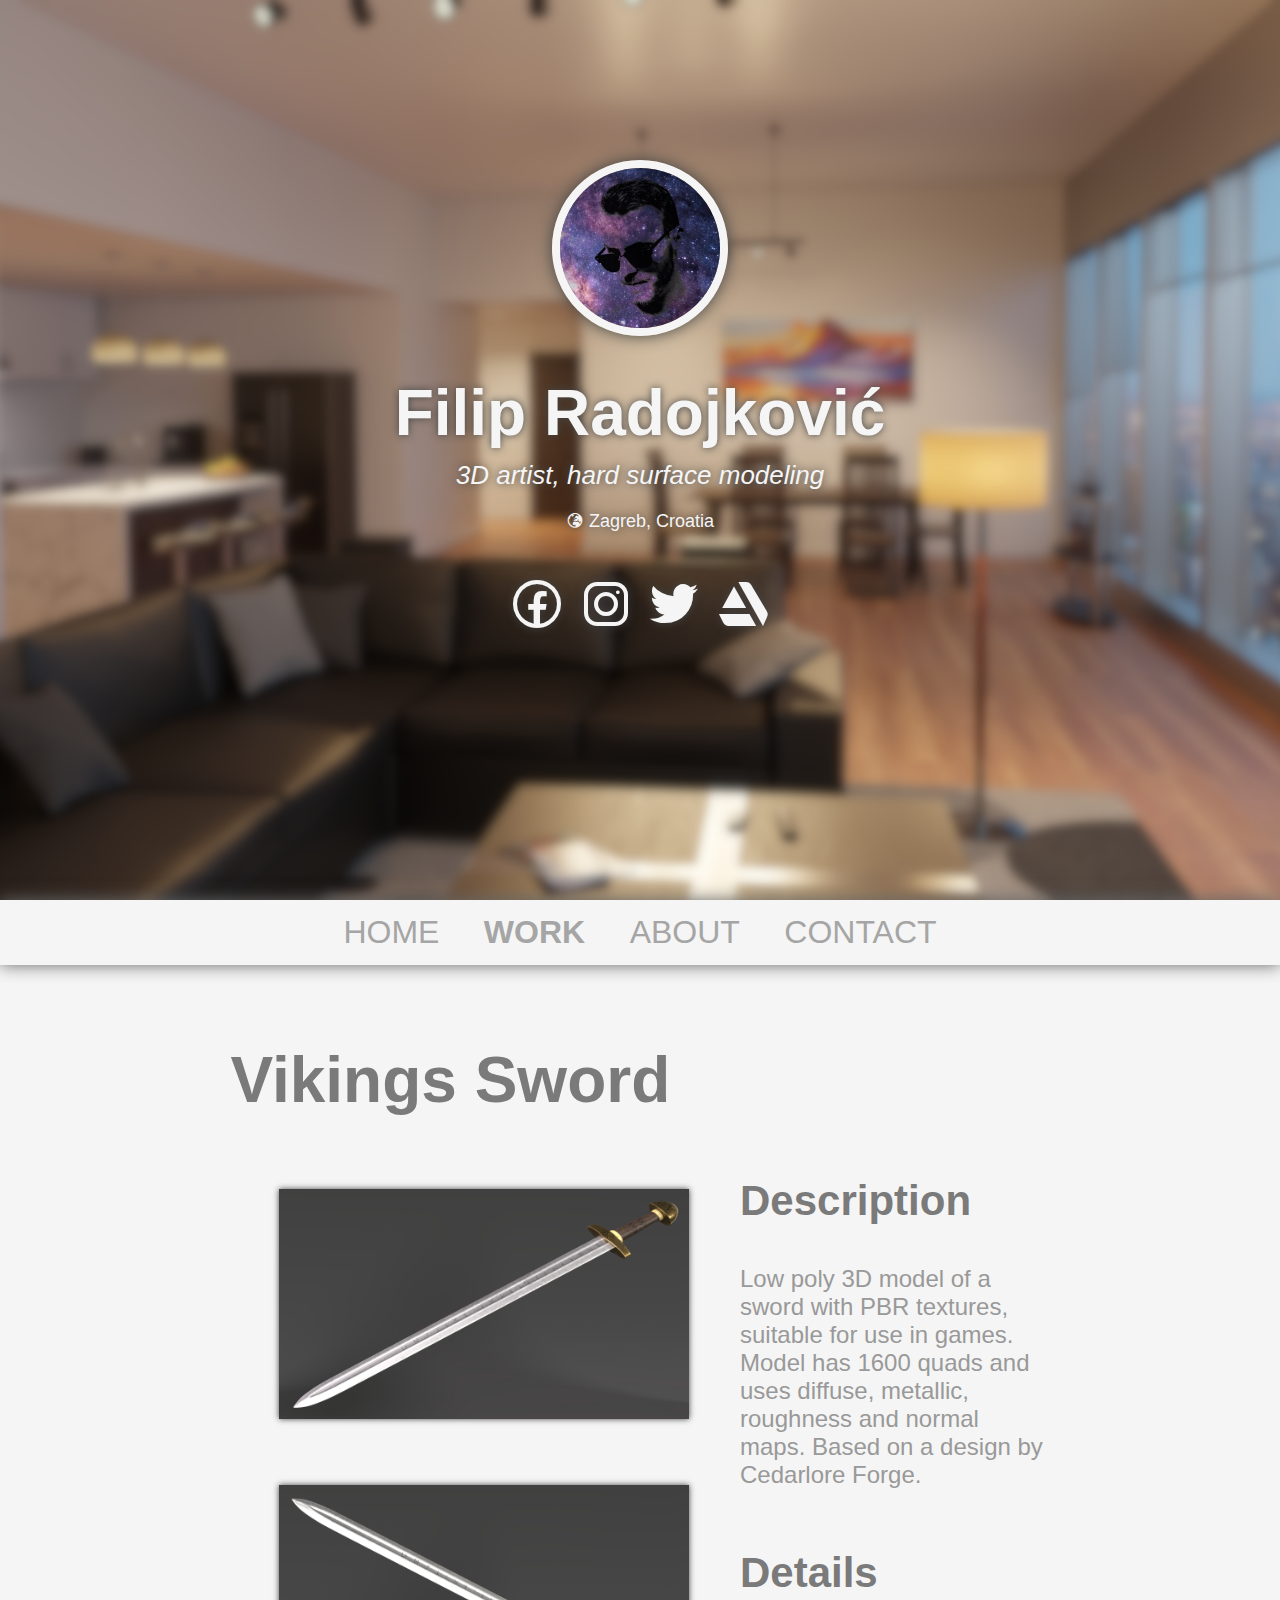
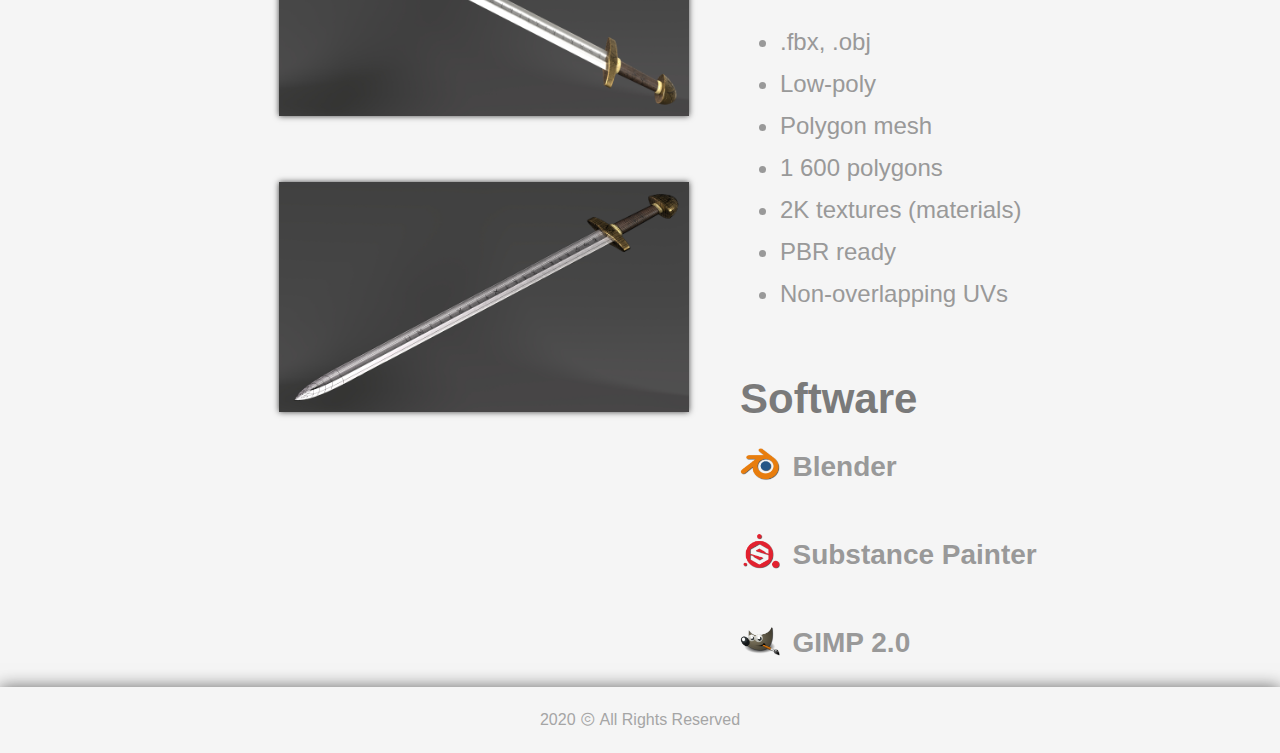
<file: work-item-4.html>
<!DOCTYPE html>
<html lang = "en">
	<head>
		<title>Filip Radojković - Portfolio</title>
		<meta charset = "UTF-8">
		<meta name = "author" content = "Filip Radojković">
		<meta name = "keywords" content = "3D modeling, 3D model, 3D art, 3D rendering, 3D texturing">
		<meta name = "viewport" content = "width=device-width, initial-scale = 1.0">
		<link rel = "stylesheet" href = "style.css">
		<link rel = "stylesheet" href = "line-awesome/css/line-awesome.css">
	</head>
	<body>
		<header>
			<div id = "header-img">
				<div id = "profile-img-container">
					<img id = "profile-img" src = "images/profile.jpg" alt = "logo">
				</div>
				<div id = "name-container">
					<h1 id = "name">Filip Radojković</h1>
				</div>
				<div id = "title-container">
					<h2 id = "title">3D artist, hard surface modeling</h2>
				</div>
				<div id = "location-container">
					<div id = "location">
						<h3 id = "location-text"><i class="las la-globe-europe"></i> Zagreb, Croatia</h3>
					</div>
				</div>
				<div id = "icons-container">
					<a href = "https://www.facebook.com/purplelemonArt" target = "_blank"><i id = "icons" class="lab la-facebook"></i></a>
					<a href = "https://www.instagram.com/purplelemon_art" target = "_blank"><i id = "icons" class="lab la-instagram"></i></a>
					<a href = "https://www.twitter.com/PurpleLemonA" target = "_blank"><i id = "icons" class="lab la-twitter"></i></a>
					<a href = "https://www.artstation.com/purple_lemon" target = "_blank"><i id = "icons" class="lab la-artstation"></i></a>
				</div>
			</div>
			<div id = "navbar">
				<a id = "home" href = "index.html">HOME</a>
				<a id = "work" href = "work.html#navbar" class = "active">WORK</a>
				<a id = "about" href = "about.html#navbar">ABOUT</a>
				<a id = "contact" href = "contact.html">CONTACT</a>
			</div>
		</header>
		<main>
			<div id = "work-item-container">
				<div id = "item-title-container">
					<h6 id = "item-title">Vikings Sword</h6>
				</div>
				<div id = "item-images-container">
					<img id = "item-image" src = "images/viking_sword/render1.jpg">
					<img id = "item-image" src = "images/viking_sword/render2.jpg">
					<img id = "item-image" src = "images/viking_sword/render3.jpg">
				</div>
				<div id = "item-description-container">
					<h5 id = "item-description-title">Description</h5>
					<p id = "item-description">Low poly 3D model of a sword with PBR textures, suitable for use in games. Model has 1600 quads and uses diffuse, metallic, roughness and normal maps. Based on a design by Cedarlore Forge.</p>
					<h5 id = "item-description-title">Details</h5>
					<ul id = "item-description-list">
						<li> .fbx, .obj</li>
						<li> Low-poly</li>
						<li> Polygon mesh</li>
						<li> 1 600 polygons</li>
						<li> 2K textures (materials)</li>
						<li> PBR ready</li>
						<li> Non-overlapping UVs</li>
					</ul>
					<h5 id = "item-description-title">Software</h5>
					<div id = "item-software">
						<div id = "software">
							<img id = "software-img" src = "images/logo/blender.png" alt = "blender logo">
							<p id = "software-text">Blender</p>
						</div>
						<div id = "software">
							<img id = "software-img" src = "images/logo/substance_painter.png" alt = "substance painter logo">
							<p id = "software-text">Substance Painter</p>
						<div id = "software">
							<img id = "software-img" src = "images/logo/gimp.png" alt = "gimp logo">
							<p id = "software-text">GIMP 2.0</p>
						</div>
					</div>
				</div>
			</div>
		</main>
		<footer>
			<div id = "copyright-container"><p id = "copyright">2020 <i class="las la-copyright"></i> All Rights Reserved</p>
		</footer>
	</body>
</html>
</file>
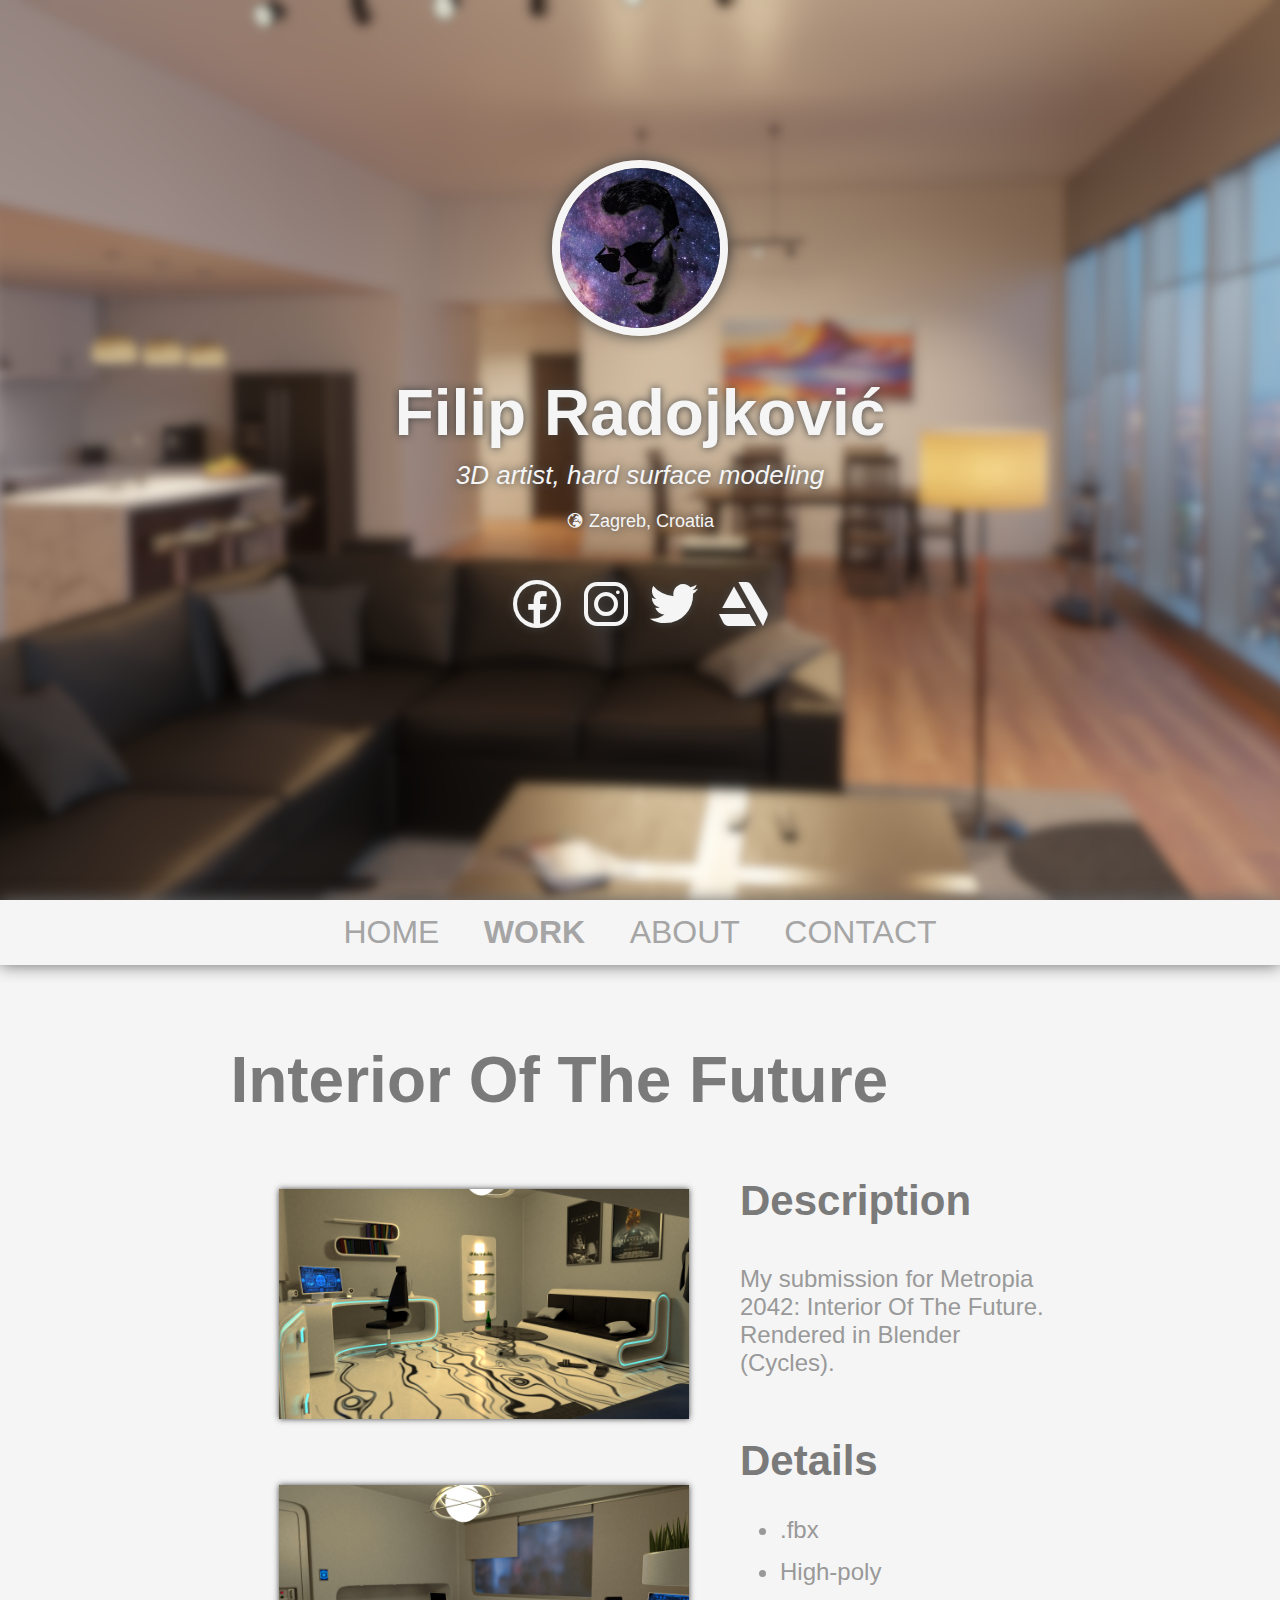
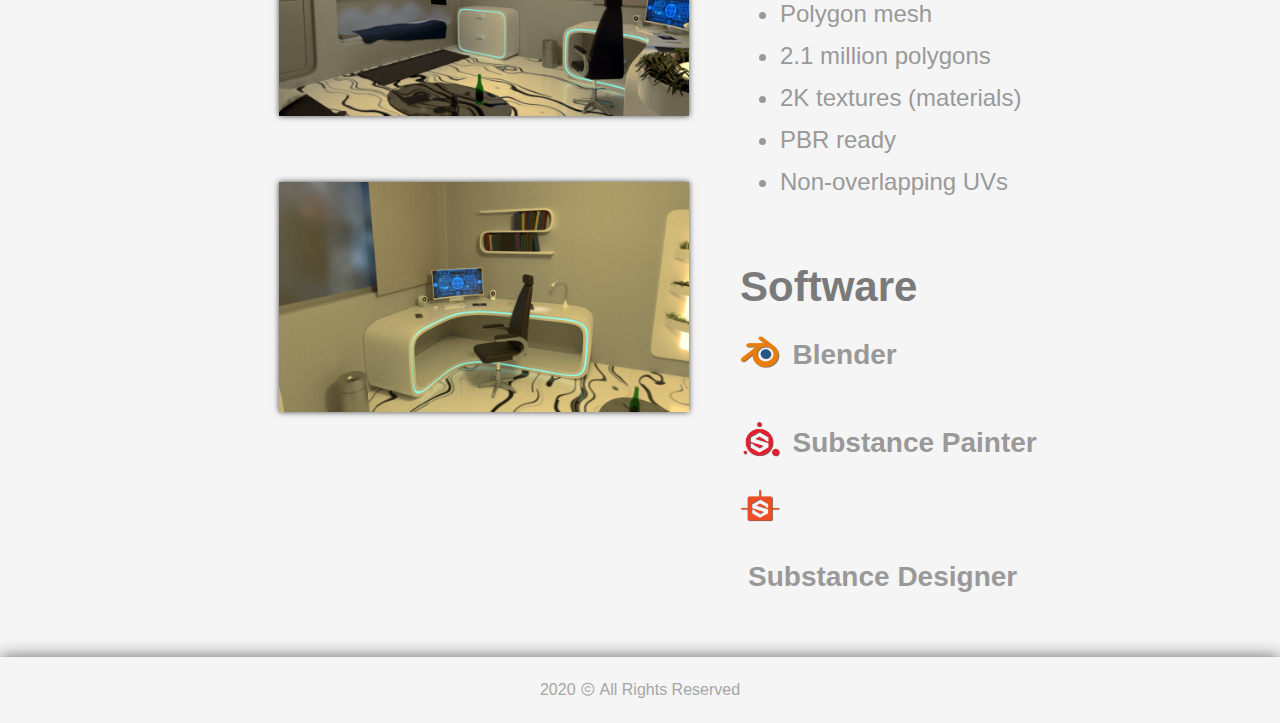
<file: work-item-5.html>
<!DOCTYPE html>
<html lang = "en">
	<head>
		<title>Filip Radojković - Portfolio</title>
		<meta charset = "UTF-8">
		<meta name = "author" content = "Filip Radojković">
		<meta name = "keywords" content = "3D modeling, 3D model, 3D art, 3D rendering, 3D texturing">
		<meta name = "viewport" content = "width=device-width, initial-scale = 1.0">
		<link rel = "stylesheet" href = "style.css">
		<link rel = "stylesheet" href = "line-awesome/css/line-awesome.css">
	</head>
	<body>
		<header>
			<div id = "header-img">
				<div id = "profile-img-container">
					<img id = "profile-img" src = "images/profile.jpg" alt = "logo">
				</div>
				<div id = "name-container">
					<h1 id = "name">Filip Radojković</h1>
				</div>
				<div id = "title-container">
					<h2 id = "title">3D artist, hard surface modeling</h2>
				</div>
				<div id = "location-container">
					<div id = "location">
						<h3 id = "location-text"><i class="las la-globe-europe"></i> Zagreb, Croatia</h3>
					</div>
				</div>
				<div id = "icons-container">
					<a href = "https://www.facebook.com/purplelemonArt" target = "_blank"><i id = "icons" class="lab la-facebook"></i></a>
					<a href = "https://www.instagram.com/purplelemon_art" target = "_blank"><i id = "icons" class="lab la-instagram"></i></a>
					<a href = "https://www.twitter.com/PurpleLemonA" target = "_blank"><i id = "icons" class="lab la-twitter"></i></a>
					<a href = "https://www.artstation.com/purple_lemon" target = "_blank"><i id = "icons" class="lab la-artstation"></i></a>
				</div>
			</div>
			<div id = "navbar">
				<a id = "home" href = "index.html">HOME</a>
				<a id = "work" href = "work.html#navbar" class = "active">WORK</a>
				<a id = "about" href = "about.html#navbar">ABOUT</a>
				<a id = "contact" href = "contact.html">CONTACT</a>
			</div>
		</header>
		<main>
			<div id = "work-item-container">
				<div id = "item-title-container">
					<h6 id = "item-title">Interior Of The Future</h6>
				</div>
				<div id = "item-images-container">
					<img id = "item-image" src = "images/future_interior/render1.jpg">
					<img id = "item-image" src = "images/future_interior/render2.jpg">
					<img id = "item-image" src = "images/future_interior/render3.jpg">
				</div>
				<div id = "item-description-container">
					<h5 id = "item-description-title">Description</h5>
					<p id = "item-description">My submission for Metropia 2042: Interior Of The Future. Rendered in Blender (Cycles).</p>
					<h5 id = "item-description-title">Details</h5>
					<ul id = "item-description-list">
						<li> .fbx</li>
						<li> High-poly</li>
						<li> Polygon mesh</li>
						<li> 2.1 million polygons</li>
						<li> 2K textures (materials)</li>
						<li> PBR ready</li>
						<li> Non-overlapping UVs</li>
					</ul>
					<h5 id = "item-description-title">Software</h5>
					<div id = "item-software">
						<div id = "software">
							<img id = "software-img" src = "images/logo/blender.png" alt = "blender logo">
							<p id = "software-text">Blender</p>
						</div>
						<div id = "software">
							<img id = "software-img" src = "images/logo/substance_painter.png" alt = "substance painter logo">
							<p id = "software-text">Substance Painter</p>
						</div>
						<div id = "software">
							<img id = "software-img" src = "images/logo/substance_designer.png" alt = "substance designer logo">
							<p id = "software-text">Substance Designer</p>
					</div>
				</div>
			</div>
		</main>
		<footer>
			<div id = "copyright-container"><p id = "copyright">2020 <i class="las la-copyright"></i> All Rights Reserved</p>
		</footer>
	</body>
</html>
</file>
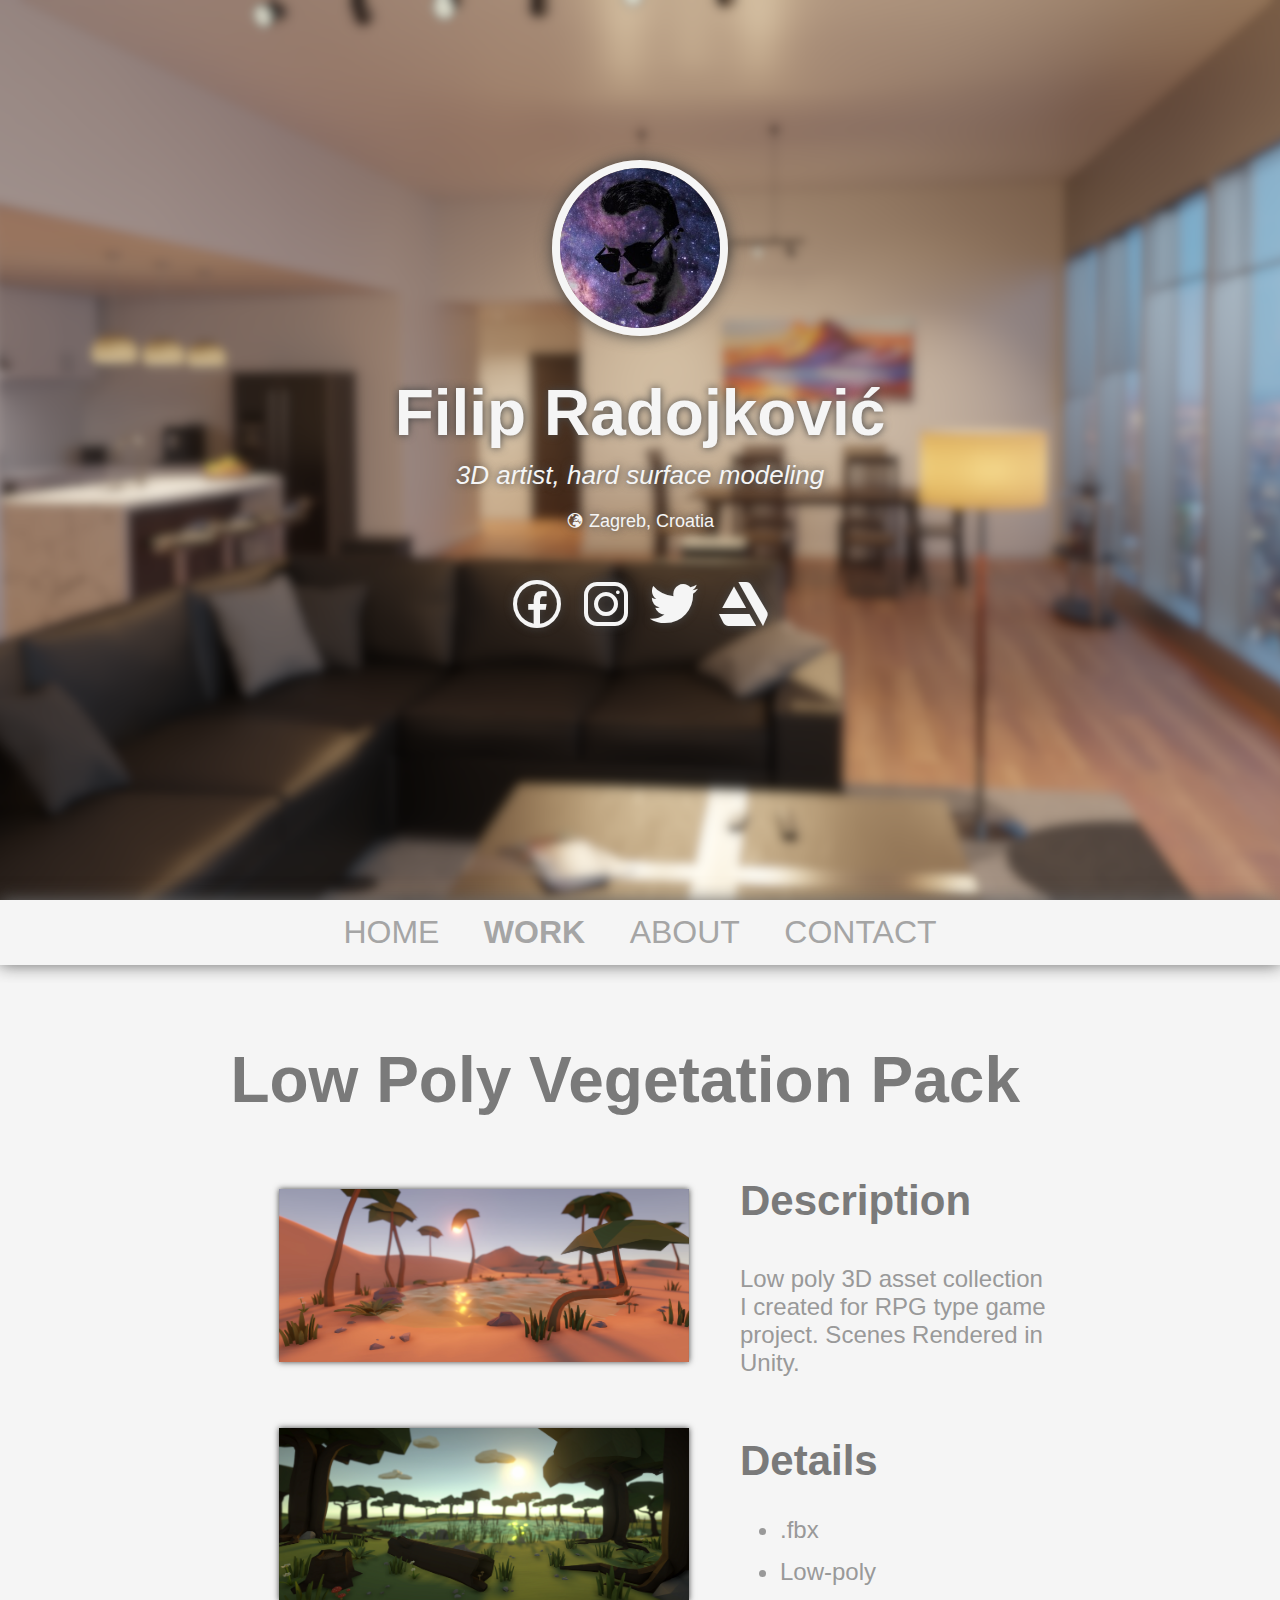
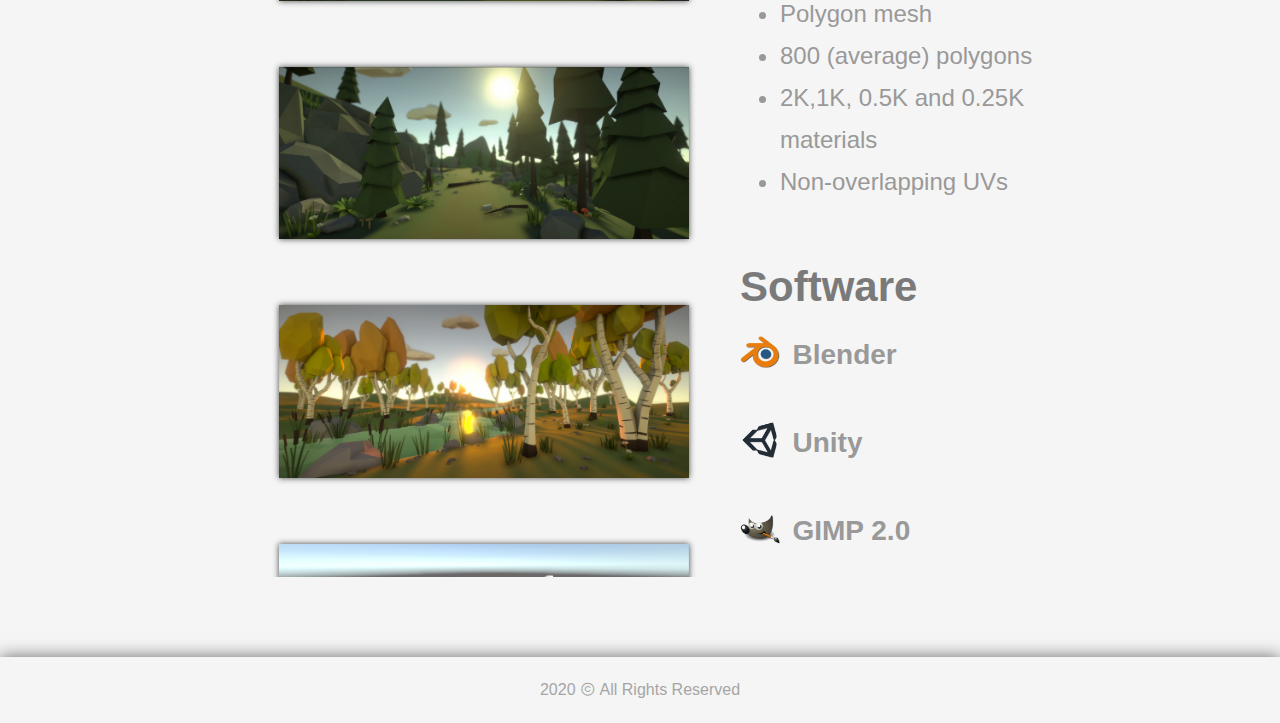
<file: work-item-6.html>
<!DOCTYPE html>
<html lang = "en">
	<head>
		<title>Filip Radojković - Portfolio</title>
		<meta charset = "UTF-8">
		<meta name = "author" content = "Filip Radojković">
		<meta name = "keywords" content = "3D modeling, 3D model, 3D art, 3D rendering, 3D texturing">
		<meta name = "viewport" content = "width=device-width, initial-scale = 1.0">
		<link rel = "stylesheet" href = "style.css">
		<link rel = "stylesheet" href = "line-awesome/css/line-awesome.css">
	</head>
	<body>
		<header>
			<div id = "header-img">
				<div id = "profile-img-container">
					<img id = "profile-img" src = "images/profile.jpg" alt = "logo">
				</div>
				<div id = "name-container">
					<h1 id = "name">Filip Radojković</h1>
				</div>
				<div id = "title-container">
					<h2 id = "title">3D artist, hard surface modeling</h2>
				</div>
				<div id = "location-container">
					<div id = "location">
						<h3 id = "location-text"><i class="las la-globe-europe"></i> Zagreb, Croatia</h3>
					</div>
				</div>
				<div id = "icons-container">
					<a href = "https://www.facebook.com/purplelemonArt" target = "_blank"><i id = "icons" class="lab la-facebook"></i></a>
					<a href = "https://www.instagram.com/purplelemon_art" target = "_blank"><i id = "icons" class="lab la-instagram"></i></a>
					<a href = "https://www.twitter.com/PurpleLemonA" target = "_blank"><i id = "icons" class="lab la-twitter"></i></a>
					<a href = "https://www.artstation.com/purple_lemon" target = "_blank"><i id = "icons" class="lab la-artstation"></i></a>
				</div>
			</div>
			<div id = "navbar">
				<a id = "home" href = "index.html">HOME</a>
				<a id = "work" href = "work.html#navbar" class = "active">WORK</a>
				<a id = "about" href = "about.html#navbar">ABOUT</a>
				<a id = "contact" href = "contact.html">CONTACT</a>
			</div>
		</header>
		<main>
			<div id = "work-item-container">
				<div id = "item-title-container">
					<h6 id = "item-title">Low Poly Vegetation Pack</h6>
				</div>
				<div id = "item-images-container">
					<img id = "item-image" src = "images/lowpoly_trees/demo_scene_04.jpg">
					<img id = "item-image" src = "images/lowpoly_trees/demo_scene_03.jpg">
					<img id = "item-image" src = "images/lowpoly_trees/demo_scene_02.jpg">
					<img id = "item-image" src = "images/lowpoly_trees/demo_scene_01.jpg">
					<img id = "item-image" src = "images/lowpoly_trees/demo_scene.jpg">
				</div>
				<div id = "item-description-container">
					<h5 id = "item-description-title">Description</h5>
					<p id = "item-description">Low poly 3D asset collection I created for RPG type game project. Scenes Rendered in Unity.</p>
					<h5 id = "item-description-title">Details</h5>
					<ul id = "item-description-list">
						<li> .fbx</li>
						<li> Low-poly</li>
						<li> Polygon mesh</li>
						<li> 800 (average) polygons</li>
						<li> 2K,1K, 0.5K and 0.25K materials</li>
						<li> Non-overlapping UVs</li>
					</ul>
					<h5 id = "item-description-title">Software</h5>
					<div id = "item-software">
						<div id = "software">
							<img id = "software-img" src = "images/logo/blender.png" alt = "blender logo">
							<p id = "software-text">Blender</p>
						</div>
						<div id = "software">
							<img id = "software-img" src = "images/logo/unity.png" alt = "unity logo">
							<p id = "software-text">Unity</p>
						</div>
						<div id = "software">
							<img id = "software-img" src = "images/logo/gimp.png" alt = "gimp logo">
							<p id = "software-text">GIMP 2.0</p>
						</div>
					</div>
				</div>
			</div>
		</main>
		<footer>
			<div id = "copyright-container"><p id = "copyright">2020 <i class="las la-copyright"></i> All Rights Reserved</p>
		</footer>
	</body>
</html>
</file>
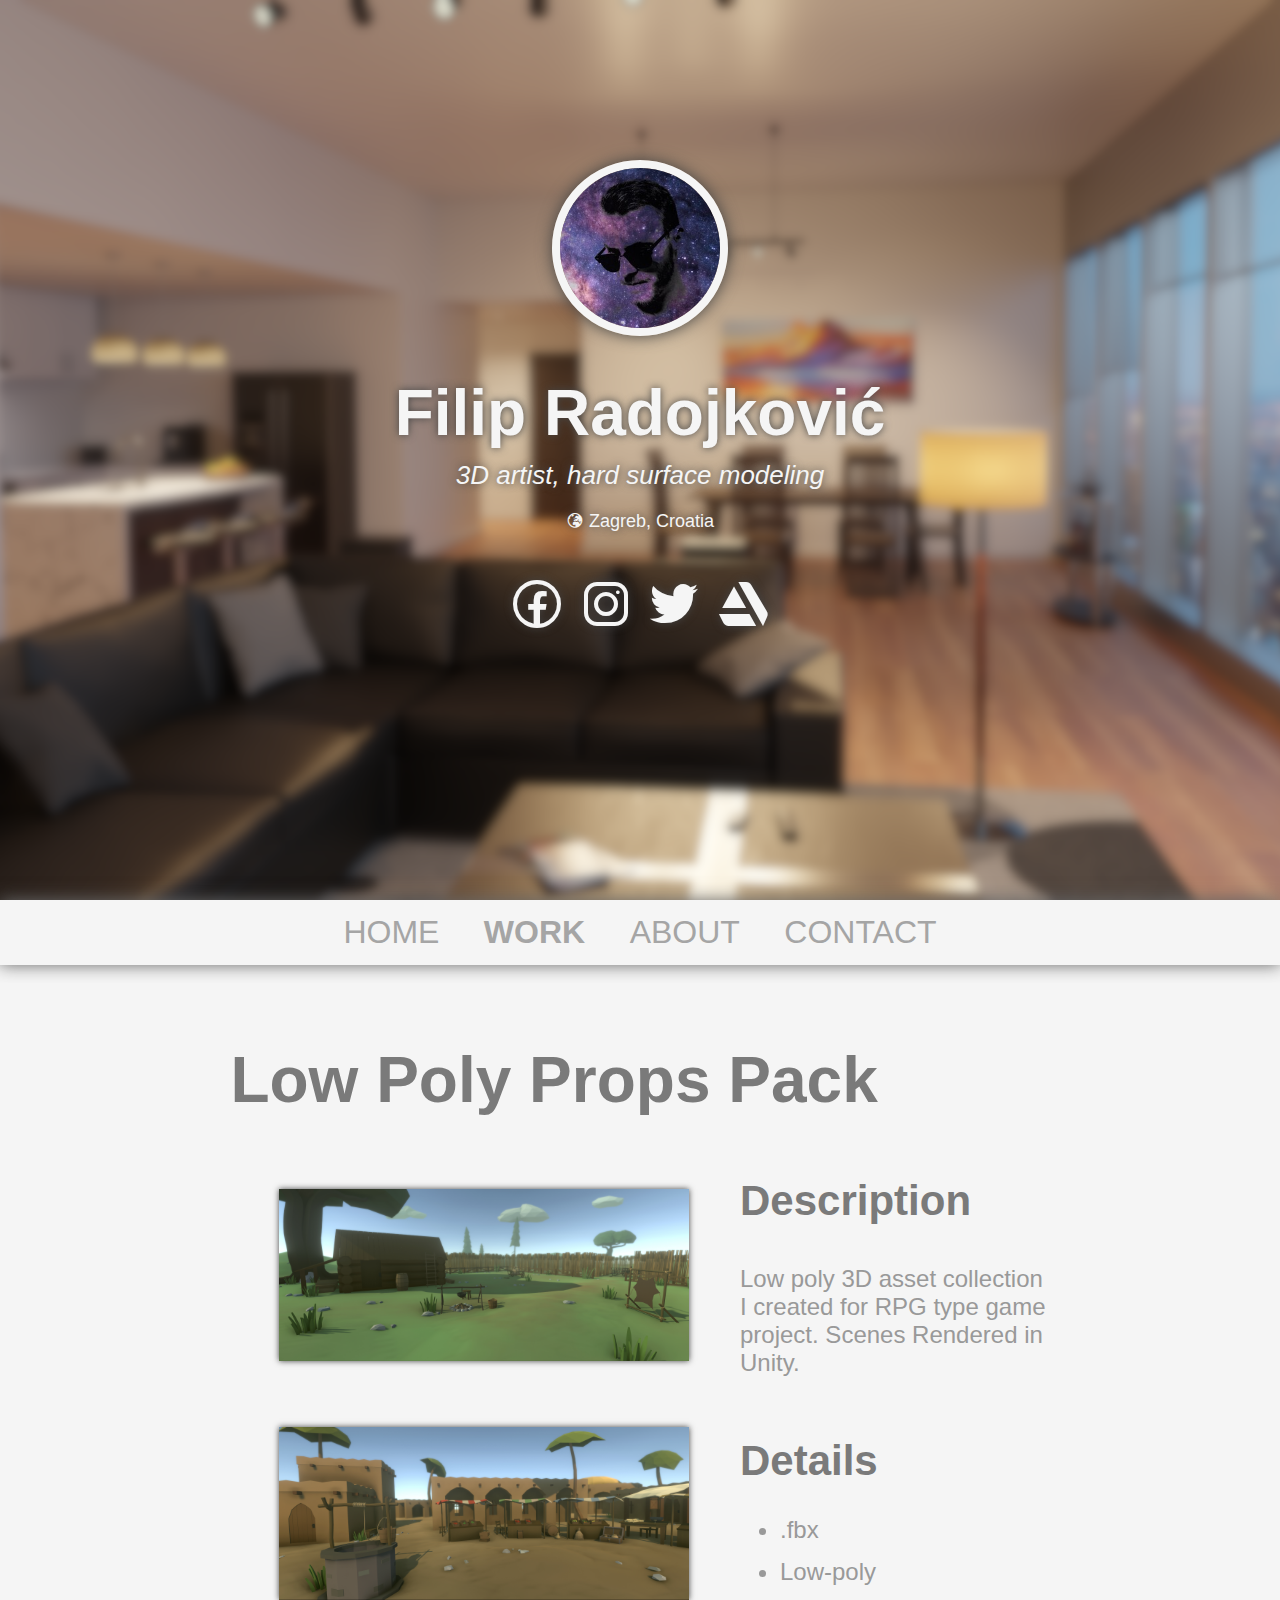
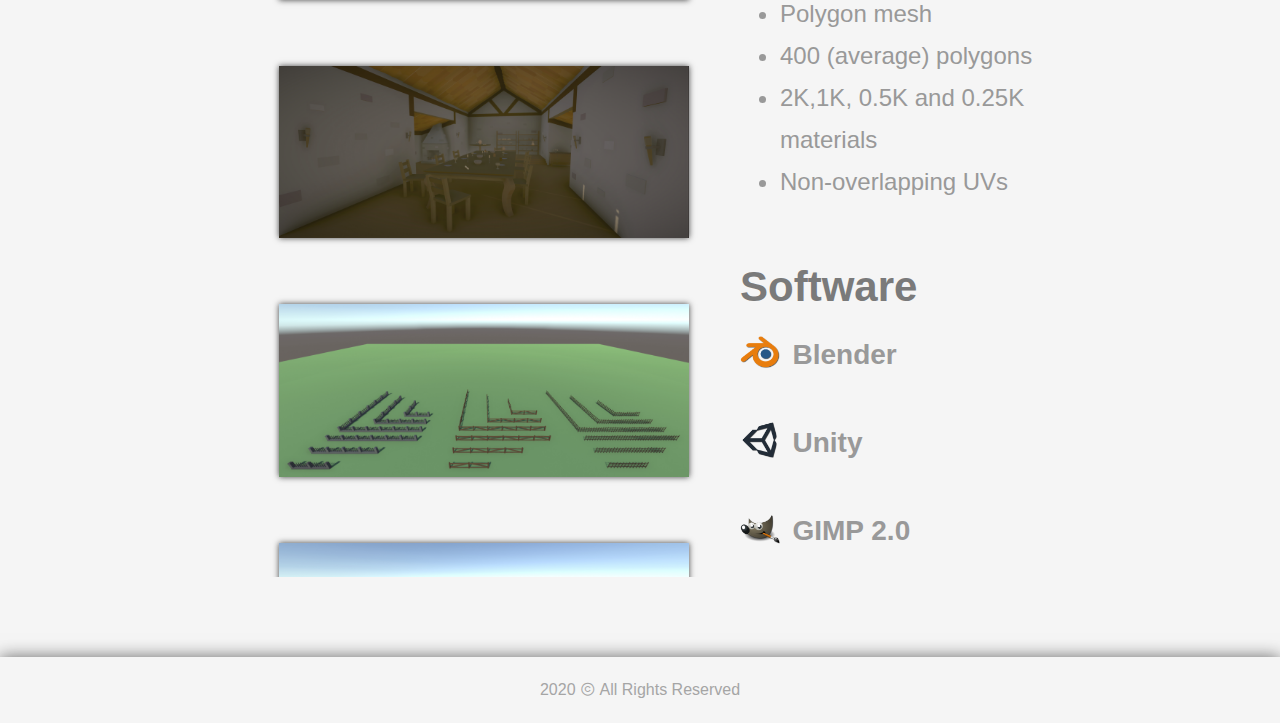
<file: work-item-7.html>
<!DOCTYPE html>
<html lang = "en">
	<head>
		<title>Filip Radojković - Portfolio</title>
		<meta charset = "UTF-8">
		<meta name = "author" content = "Filip Radojković">
		<meta name = "keywords" content = "3D modeling, 3D model, 3D art, 3D rendering, 3D texturing">
		<meta name = "viewport" content = "width=device-width, initial-scale = 1.0">
		<link rel = "stylesheet" href = "style.css">
		<link rel = "stylesheet" href = "line-awesome/css/line-awesome.css">
	</head>
	<body>
		<header>
			<div id = "header-img">
				<div id = "profile-img-container">
					<img id = "profile-img" src = "images/profile.jpg" alt = "logo">
				</div>
				<div id = "name-container">
					<h1 id = "name">Filip Radojković</h1>
				</div>
				<div id = "title-container">
					<h2 id = "title">3D artist, hard surface modeling</h2>
				</div>
				<div id = "location-container">
					<div id = "location">
						<h3 id = "location-text"><i class="las la-globe-europe"></i> Zagreb, Croatia</h3>
					</div>
				</div>
				<div id = "icons-container">
					<a href = "https://www.facebook.com/purplelemonArt" target = "_blank"><i id = "icons" class="lab la-facebook"></i></a>
					<a href = "https://www.instagram.com/purplelemon_art" target = "_blank"><i id = "icons" class="lab la-instagram"></i></a>
					<a href = "https://www.twitter.com/PurpleLemonA" target = "_blank"><i id = "icons" class="lab la-twitter"></i></a>
					<a href = "https://www.artstation.com/purple_lemon" target = "_blank"><i id = "icons" class="lab la-artstation"></i></a>
				</div>
			</div>
			<div id = "navbar">
				<a id = "home" href = "index.html">HOME</a>
				<a id = "work" href = "work.html#navbar" class = "active">WORK</a>
				<a id = "about" href = "about.html#navbar">ABOUT</a>
				<a id = "contact" href = "contact.html">CONTACT</a>
			</div>
		</header>
		<main>
			<div id = "work-item-container">
				<div id = "item-title-container">
					<h6 id = "item-title">Low Poly Props Pack</h6>
				</div>
				<div id = "item-images-container">
					<img id = "item-image" src = "images/lowpoly_props/demo_lpmp1.jpg">
					<img id = "item-image" src = "images/lowpoly_props/demo_lpmp2.jpg">
					<img id = "item-image" src = "images/lowpoly_props/demo_lpmp3.jpg">
					<img id = "item-image" src = "images/lowpoly_props/lpmp1.jpg">
					<img id = "item-image" src = "images/lowpoly_props/lpmp2.jpg">
					<img id = "item-image" src = "images/lowpoly_props/lpmp3.jpg">
					<img id = "item-image" src = "images/lowpoly_props/lpmp4.jpg">
					<img id = "item-image" src = "images/lowpoly_props/lpmp5.jpg">
					<img id = "item-image" src = "images/lowpoly_props/lpmp6.jpg">
					<img id = "item-image" src = "images/lowpoly_props/lpmp7.jpg">
					<img id = "item-image" src = "images/lowpoly_props/lpmp8.jpg">
					
				</div>
				<div id = "item-description-container">
					<h5 id = "item-description-title">Description</h5>
					<p id = "item-description">Low poly 3D asset collection I created for RPG type game project. Scenes Rendered in Unity.</p>
					<h5 id = "item-description-title">Details</h5>
					<ul id = "item-description-list">
						<li> .fbx</li>
						<li> Low-poly</li>
						<li> Polygon mesh</li>
						<li> 400 (average) polygons</li>
						<li> 2K,1K, 0.5K and 0.25K materials</li>
						<li> Non-overlapping UVs</li>
					</ul>
					<h5 id = "item-description-title">Software</h5>
					<div id = "item-software">
						<div id = "software">
							<img id = "software-img" src = "images/logo/blender.png" alt = "blender logo">
							<p id = "software-text">Blender</p>
						</div>
						<div id = "software">
							<img id = "software-img" src = "images/logo/unity.png" alt = "unity logo">
							<p id = "software-text">Unity</p>
						</div>
						<div id = "software">
							<img id = "software-img" src = "images/logo/gimp.png" alt = "gimp logo">
							<p id = "software-text">GIMP 2.0</p>
						</div>
					</div>
				</div>
			</div>
		</main>
		<footer>
			<div id = "copyright-container"><p id = "copyright">2020 <i class="las la-copyright"></i> All Rights Reserved</p>
		</footer>
	</body>
</html>
</file>
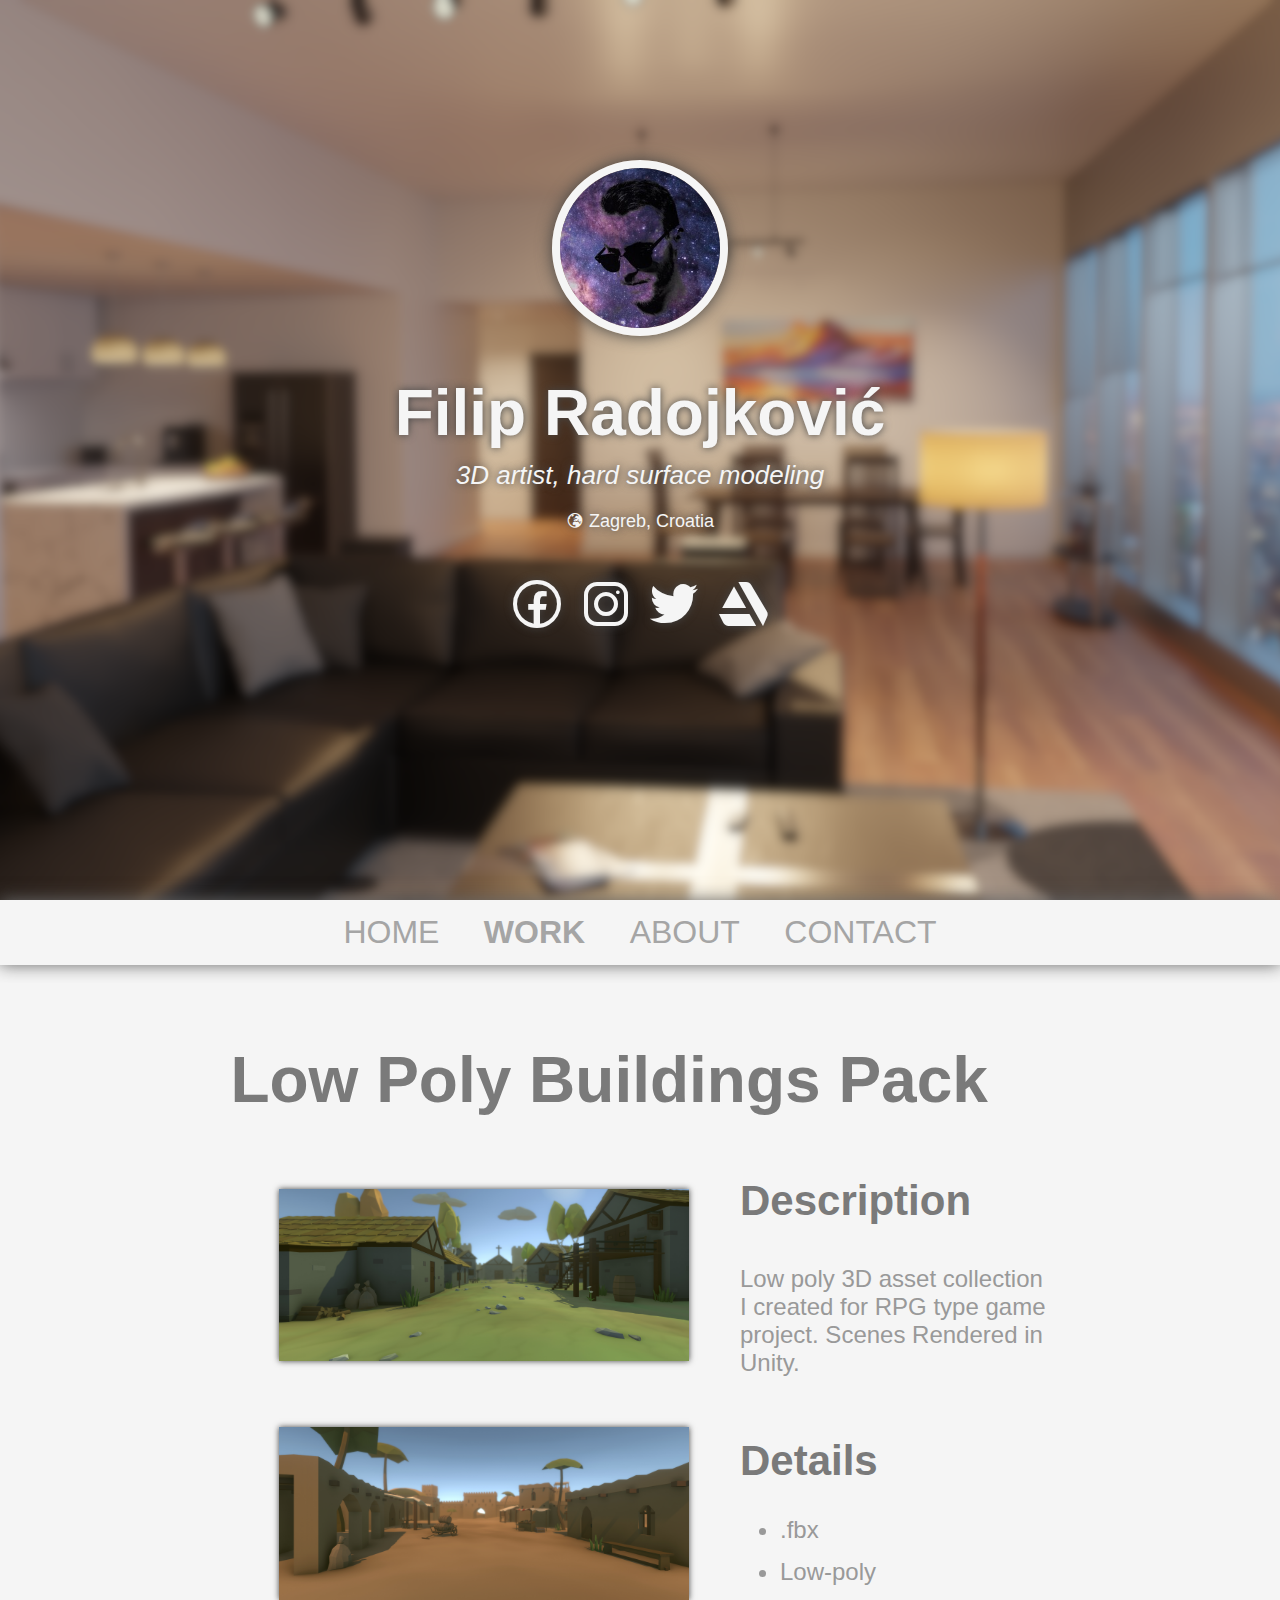
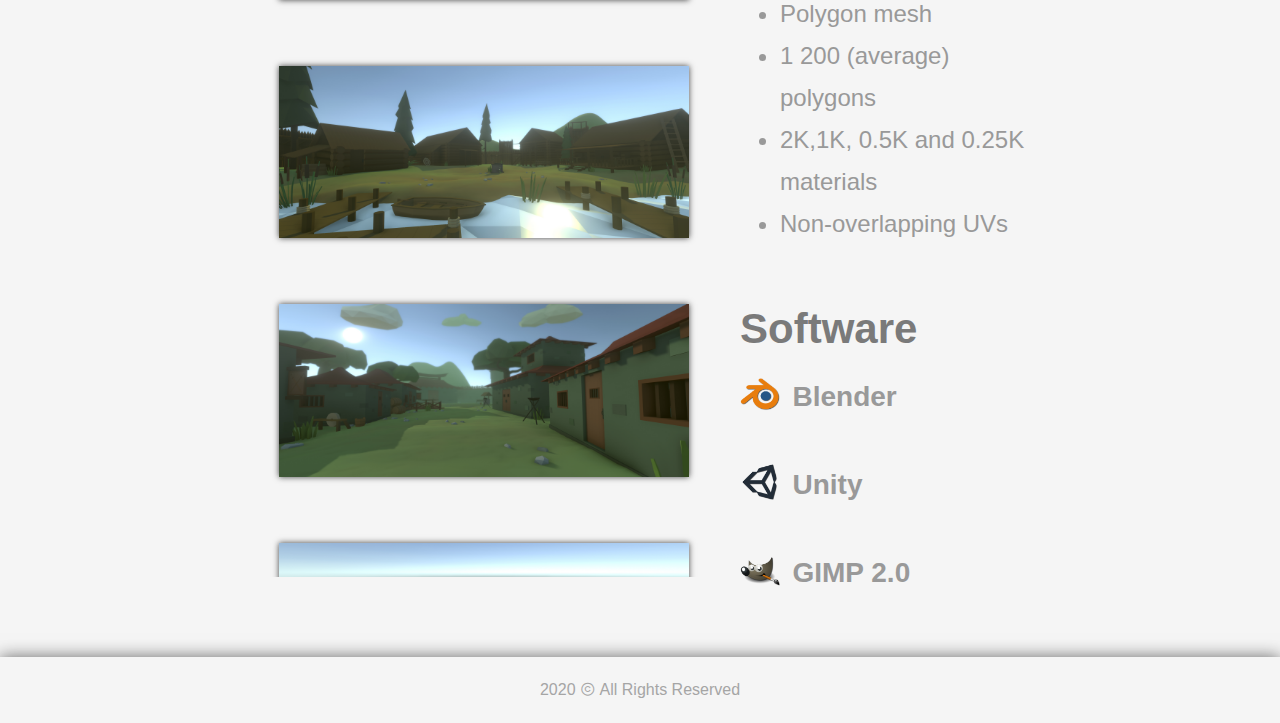
<file: work-item-8.html>
<!DOCTYPE html>
<html lang = "en">
	<head>
		<title>Filip Radojković - Portfolio</title>
		<meta charset = "UTF-8">
		<meta name = "author" content = "Filip Radojković">
		<meta name = "keywords" content = "3D modeling, 3D model, 3D art, 3D rendering, 3D texturing">
		<meta name = "viewport" content = "width=device-width, initial-scale = 1.0">
		<link rel = "stylesheet" href = "style.css">
		<link rel = "stylesheet" href = "line-awesome/css/line-awesome.css">
	</head>
	<body>
		<header>
			<div id = "header-img">
				<div id = "profile-img-container">
					<img id = "profile-img" src = "images/profile.jpg" alt = "logo">
				</div>
				<div id = "name-container">
					<h1 id = "name">Filip Radojković</h1>
				</div>
				<div id = "title-container">
					<h2 id = "title">3D artist, hard surface modeling</h2>
				</div>
				<div id = "location-container">
					<div id = "location">
						<h3 id = "location-text"><i class="las la-globe-europe"></i> Zagreb, Croatia</h3>
					</div>
				</div>
				<div id = "icons-container">
					<a href = "https://www.facebook.com/purplelemonArt" target = "_blank"><i id = "icons" class="lab la-facebook"></i></a>
					<a href = "https://www.instagram.com/purplelemon_art" target = "_blank"><i id = "icons" class="lab la-instagram"></i></a>
					<a href = "https://www.twitter.com/PurpleLemonA" target = "_blank"><i id = "icons" class="lab la-twitter"></i></a>
					<a href = "https://www.artstation.com/purple_lemon" target = "_blank"><i id = "icons" class="lab la-artstation"></i></a>
				</div>
			</div>
			<div id = "navbar">
				<a id = "home" href = "index.html">HOME</a>
				<a id = "work" href = "work.html#navbar" class = "active">WORK</a>
				<a id = "about" href = "about.html#navbar">ABOUT</a>
				<a id = "contact" href = "contact.html">CONTACT</a>
			</div>
		</header>
		<main>
			<div id = "work-item-container">
				<div id = "item-title-container">
					<h6 id = "item-title">Low Poly Buildings Pack</h6>
				</div>
				<div id = "item-images-container">
					<img id = "item-image" src = "images/lowpoly_buildings/demo_lpmb1.jpg">
					<img id = "item-image" src = "images/lowpoly_buildings/demo_lpmb2.jpg">
					<img id = "item-image" src = "images/lowpoly_buildings/demo_lpmb3.jpg">
					<img id = "item-image" src = "images/lowpoly_buildings/demo_lpmb4.jpg">
					<img id = "item-image" src = "images/lowpoly_buildings/lpmb1.jpg">
					<img id = "item-image" src = "images/lowpoly_buildings/lpmb2.jpg">
					<img id = "item-image" src = "images/lowpoly_buildings/lpmb3.jpg">
					<img id = "item-image" src = "images/lowpoly_buildings/lpmb4.jpg">
				</div>
				<div id = "item-description-container">
					<h5 id = "item-description-title">Description</h5>
					<p id = "item-description">Low poly 3D asset collection I created for RPG type game project. Scenes Rendered in Unity.</p>
					<h5 id = "item-description-title">Details</h5>
					<ul id = "item-description-list">
						<li> .fbx</li>
						<li> Low-poly</li>
						<li> Polygon mesh</li>
						<li> 1 200 (average) polygons</li>
						<li> 2K,1K, 0.5K and 0.25K materials</li>
						<li> Non-overlapping UVs</li>
					</ul>
					<h5 id = "item-description-title">Software</h5>
					<div id = "item-software">
						<div id = "software">
							<img id = "software-img" src = "images/logo/blender.png" alt = "blender logo">
							<p id = "software-text">Blender</p>
						</div>
						<div id = "software">
							<img id = "software-img" src = "images/logo/unity.png" alt = "unity logo">
							<p id = "software-text">Unity</p>
						</div>
						<div id = "software">
							<img id = "software-img" src = "images/logo/gimp.png" alt = "gimp logo">
							<p id = "software-text">GIMP 2.0</p>
						</div>
					</div>
				</div>
			</div>
		</main>
		<footer>
			<div id = "copyright-container"><p id = "copyright">2020 <i class="las la-copyright"></i> All Rights Reserved</p>
		</footer>
	</body>
</html>
</file>
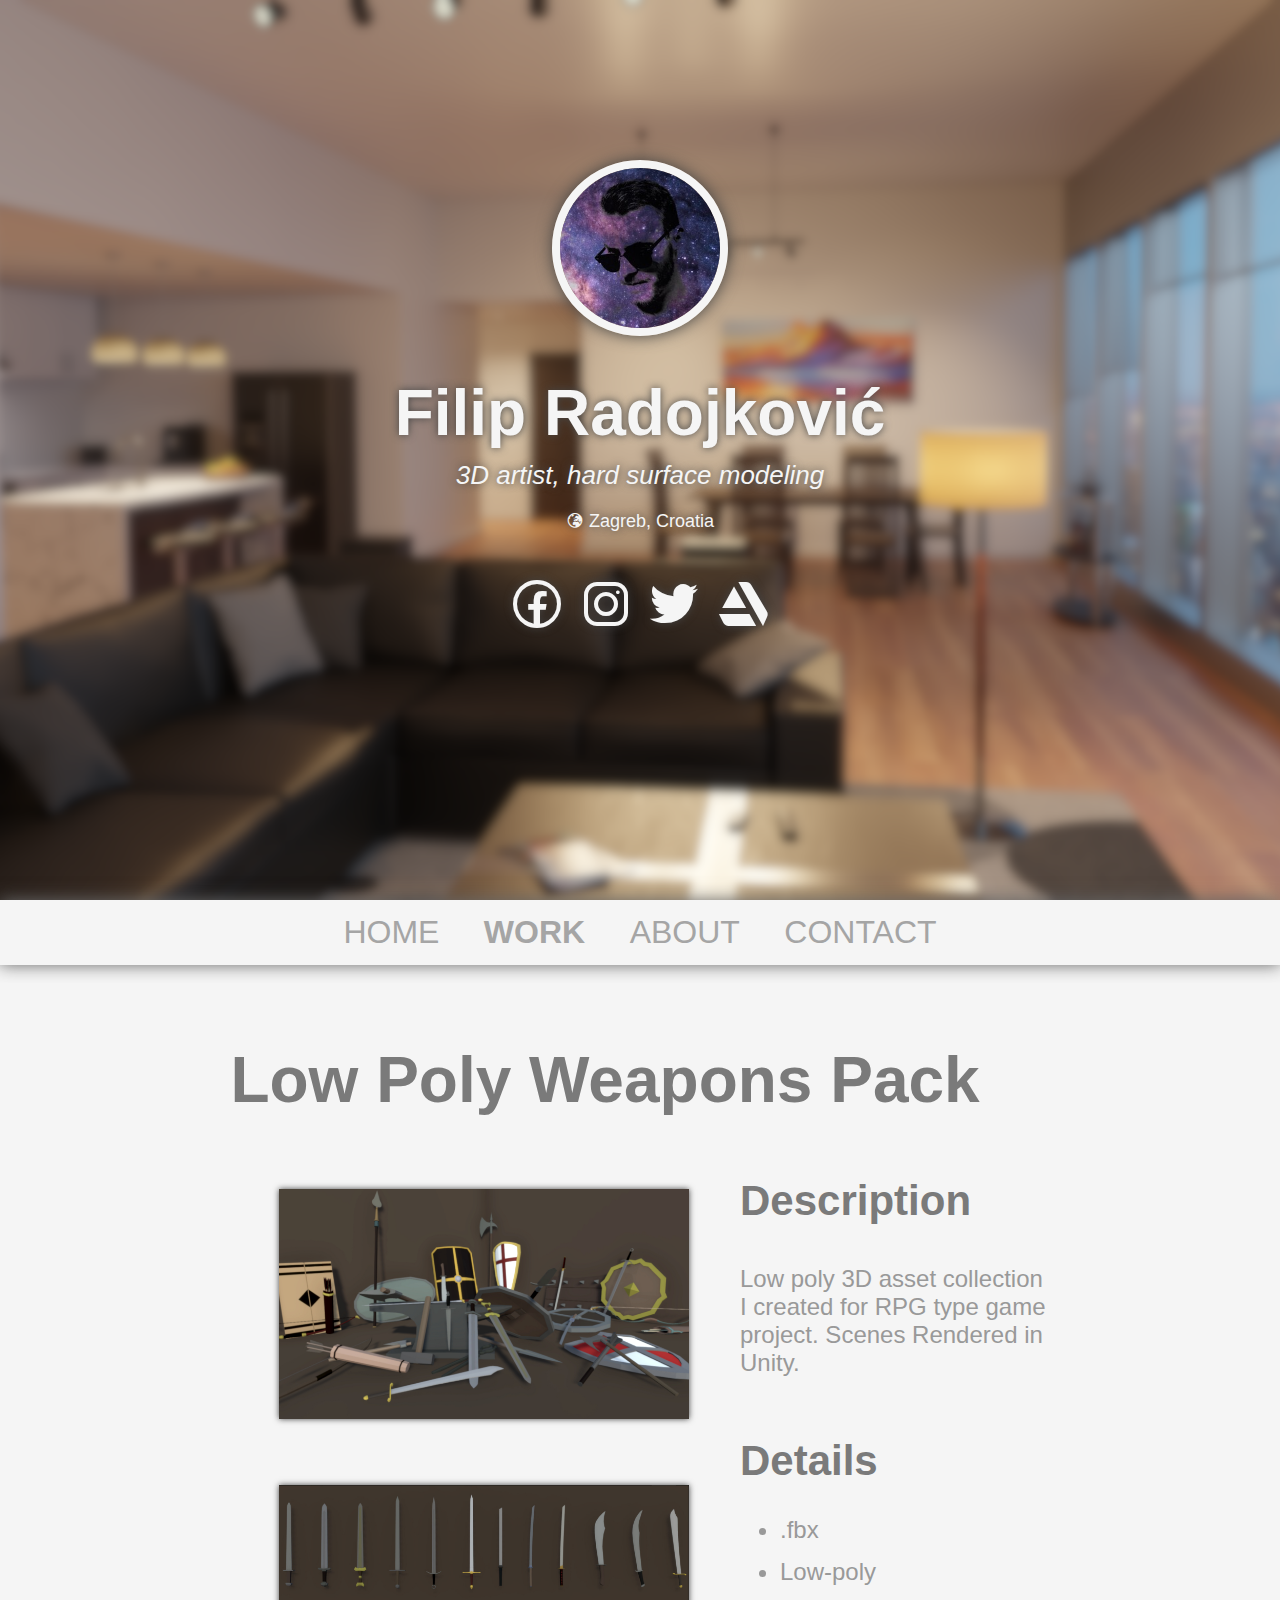
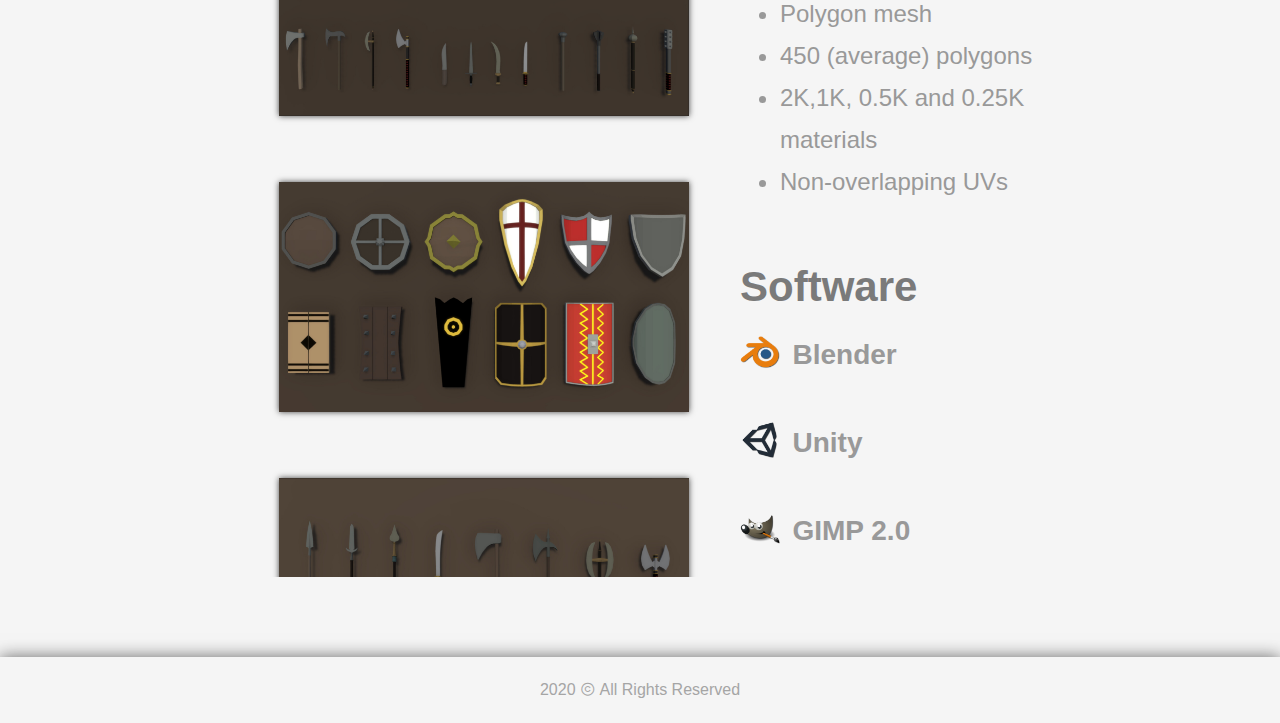
<file: work-item-9.html>
<!DOCTYPE html>
<html lang = "en">
	<head>
		<title>Filip Radojković - Portfolio</title>
		<meta charset = "UTF-8">
		<meta name = "author" content = "Filip Radojković">
		<meta name = "keywords" content = "3D modeling, 3D model, 3D art, 3D rendering, 3D texturing">
		<meta name = "viewport" content = "width=device-width, initial-scale = 1.0">
		<link rel = "stylesheet" href = "style.css">
		<link rel = "stylesheet" href = "line-awesome/css/line-awesome.css">
	</head>
	<body>
		<header>
			<div id = "header-img">
				<div id = "profile-img-container">
					<img id = "profile-img" src = "images/profile.jpg" alt = "logo">
				</div>
				<div id = "name-container">
					<h1 id = "name">Filip Radojković</h1>
				</div>
				<div id = "title-container">
					<h2 id = "title">3D artist, hard surface modeling</h2>
				</div>
				<div id = "location-container">
					<div id = "location">
						<h3 id = "location-text"><i class="las la-globe-europe"></i> Zagreb, Croatia</h3>
					</div>
				</div>
				<div id = "icons-container">
					<a href = "https://www.facebook.com/purplelemonArt" target = "_blank"><i id = "icons" class="lab la-facebook"></i></a>
					<a href = "https://www.instagram.com/purplelemon_art" target = "_blank"><i id = "icons" class="lab la-instagram"></i></a>
					<a href = "https://www.twitter.com/PurpleLemonA" target = "_blank"><i id = "icons" class="lab la-twitter"></i></a>
					<a href = "https://www.artstation.com/purple_lemon" target = "_blank"><i id = "icons" class="lab la-artstation"></i></a>
				</div>
			</div>
			<div id = "navbar">
				<a id = "home" href = "index.html">HOME</a>
				<a id = "work" href = "work.html#navbar" class = "active">WORK</a>
				<a id = "about" href = "about.html#navbar">ABOUT</a>
				<a id = "contact" href = "contact.html">CONTACT</a>
			</div>
		</header>
		<main>
			<div id = "work-item-container">
				<div id = "item-title-container">
					<h6 id = "item-title">Low Poly Weapons Pack</h6>
				</div>
				<div id = "item-images-container">
					<img id = "item-image" src = "images/lowpoly_weapons/weapons.jpg">
					<img id = "item-image" src = "images/lowpoly_weapons/weapons1.jpg">
					<img id = "item-image" src = "images/lowpoly_weapons/weapons2.jpg">
					<img id = "item-image" src = "images/lowpoly_weapons/weapons3.jpg">
					<img id = "item-image" src = "images/lowpoly_weapons/weapons4.jpg">
					<img id = "item-image" src = "images/lowpoly_weapons/weapons5.jpg">
				</div>
				<div id = "item-description-container">
					<h5 id = "item-description-title">Description</h5>
					<p id = "item-description">Low poly 3D asset collection I created for RPG type game project. Scenes Rendered in Unity.</p>
					<h5 id = "item-description-title">Details</h5>
					<ul id = "item-description-list">
						<li> .fbx</li>
						<li> Low-poly</li>
						<li> Polygon mesh</li>
						<li> 450 (average) polygons</li>
						<li> 2K,1K, 0.5K and 0.25K materials</li>
						<li> Non-overlapping UVs</li>
					</ul>
					<h5 id = "item-description-title">Software</h5>
					<div id = "item-software">
						<div id = "software">
							<img id = "software-img" src = "images/logo/blender.png" alt = "blender logo">
							<p id = "software-text">Blender</p>
						</div>
						<div id = "software">
							<img id = "software-img" src = "images/logo/unity.png" alt = "unity logo">
							<p id = "software-text">Unity</p>
						</div>
						<div id = "software">
							<img id = "software-img" src = "images/logo/gimp.png" alt = "gimp logo">
							<p id = "software-text">GIMP 2.0</p>
						</div>
					</div>
				</div>
			</div>
		</main>
		<footer>
			<div id = "copyright-container"><p id = "copyright">2020 <i class="las la-copyright"></i> All Rights Reserved</p>
		</footer>
	</body>
</html>
</file>
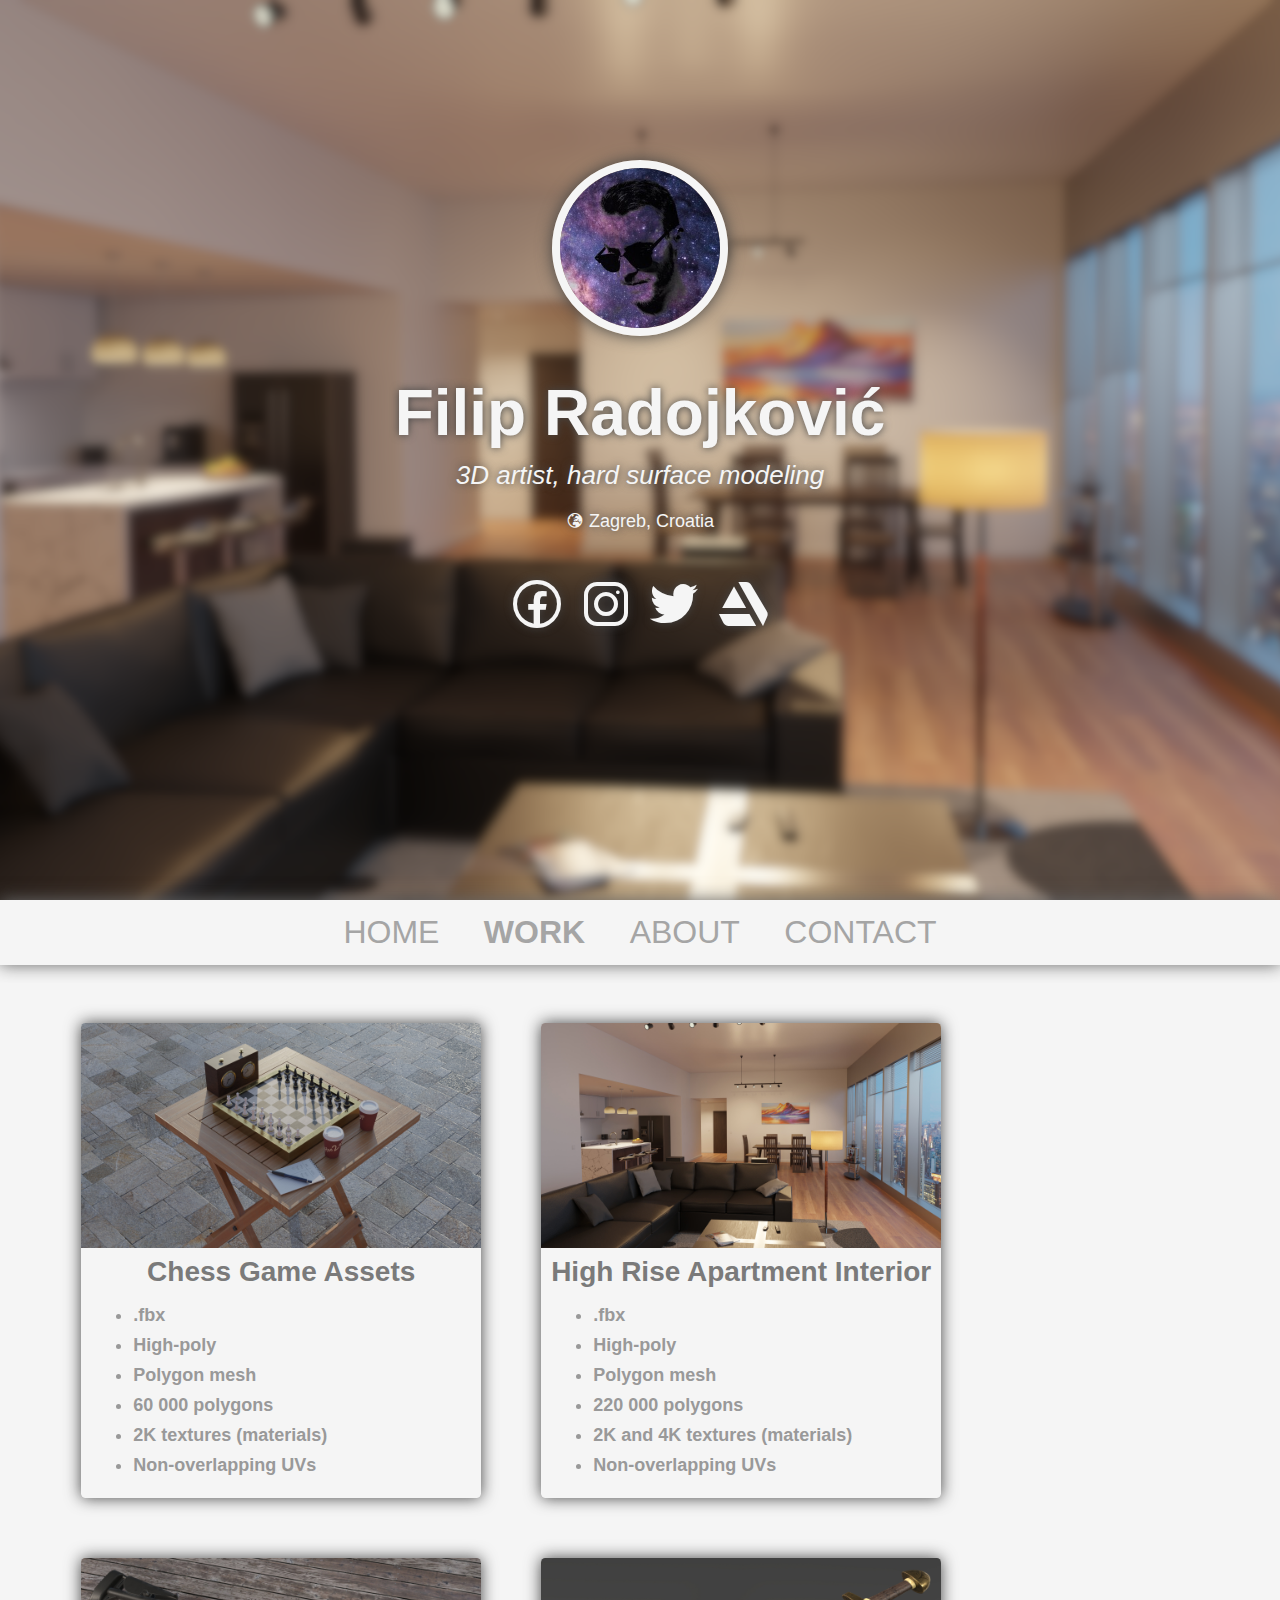
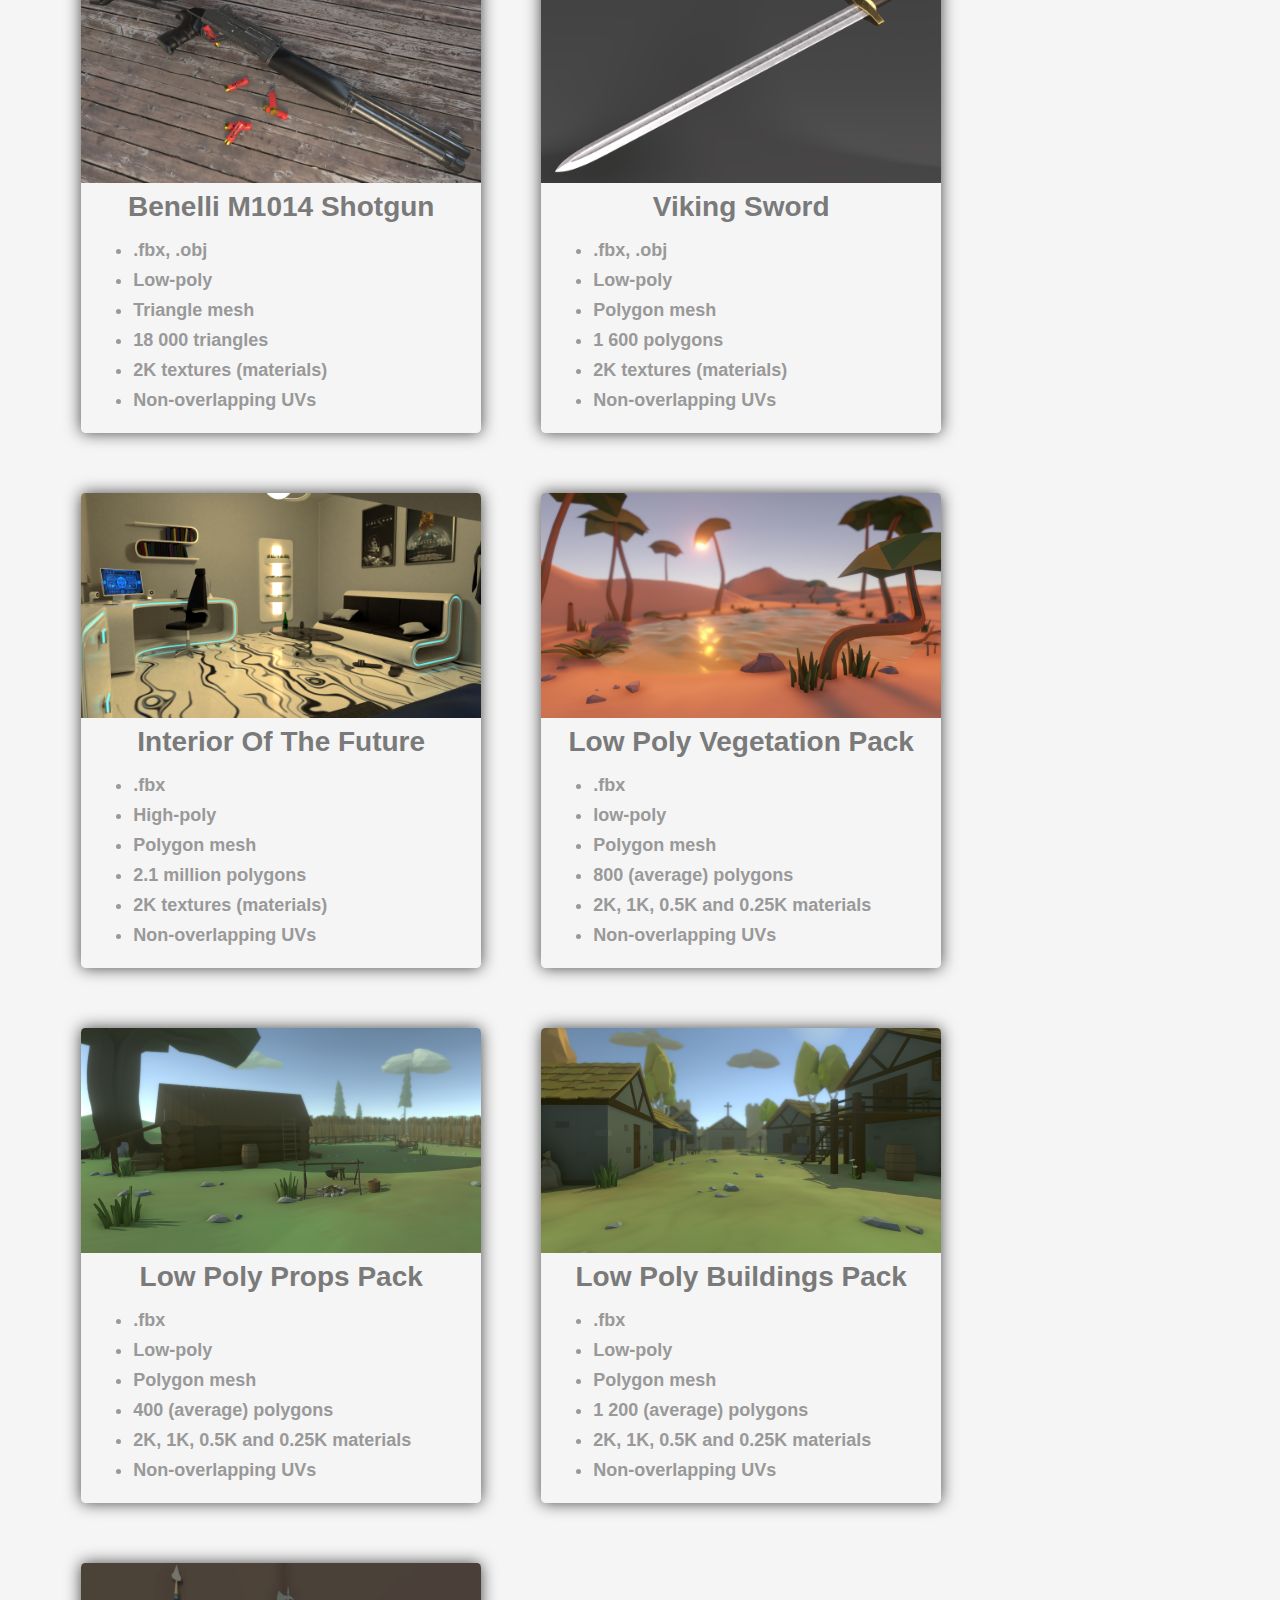
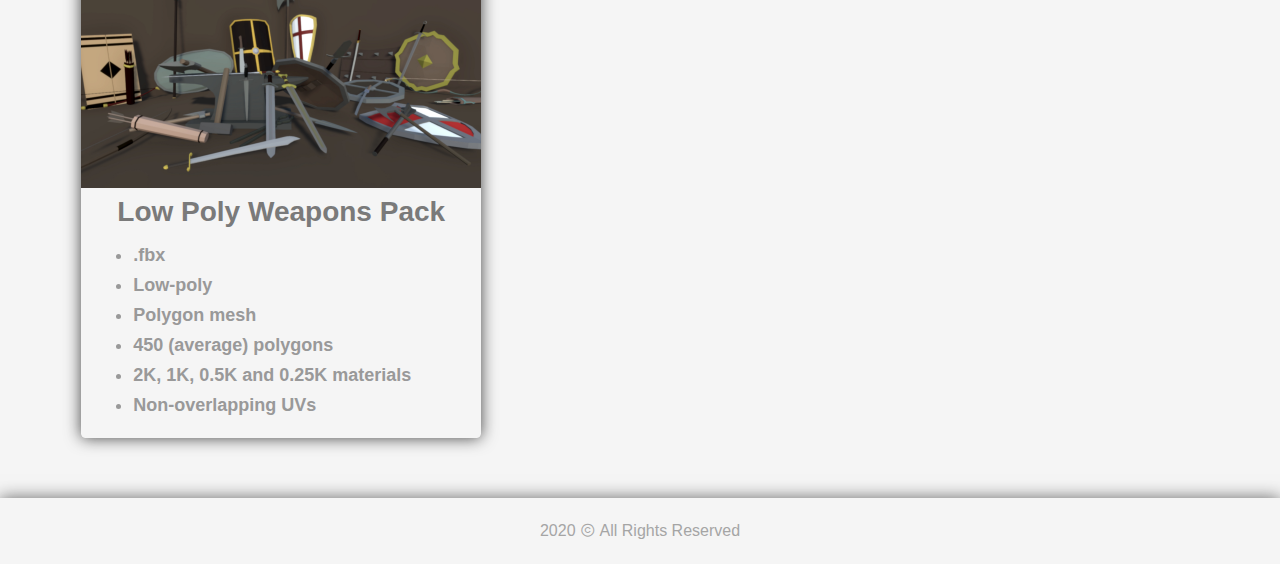
<file: work.html>
<!DOCTYPE html>
<html lang = "en">
	<head>
		<title>Filip Radojković - Portfolio</title>
		<meta charset = "UTF-8">
		<meta name = "author" content = "Filip Radojković">
		<meta name = "keywords" content = "3D modeling, 3D model, 3D art, 3D rendering, 3D texturing">
		<meta name = "viewport" content = "width=device-width, initial-scale = 1.0">
		<link rel = "stylesheet" href = "style.css">
		<link rel = "stylesheet" href = "line-awesome/css/line-awesome.css">
	</head>
	<body>
		<header>
			<div id = "header-img">
				<div id = "profile-img-container">
					<img id = "profile-img" src = "images/profile.jpg" alt = "logo">
				</div>
				<div id = "name-container">
					<h1 id = "name">Filip Radojković</h1>
				</div>
				<div id = "title-container">
					<h2 id = "title">3D artist, hard surface modeling</h2>
				</div>
				<div id = "location-container">
					<div id = "location">
						<h3 id = "location-text"><i class="las la-globe-europe"></i> Zagreb, Croatia</h3>
					</div>
				</div>
				<div id = "icons-container">
					<a href = "https://www.facebook.com/purplelemonArt" target = "_blank"><i id = "icons" class="lab la-facebook"></i></a>
					<a href = "https://www.instagram.com/purplelemon_art" target = "_blank"><i id = "icons" class="lab la-instagram"></i></a>
					<a href = "https://www.twitter.com/PurpleLemonA" target = "_blank"><i id = "icons" class="lab la-twitter"></i></a>
					<a href = "https://www.artstation.com/purple_lemon" target = "_blank"><i id = "icons" class="lab la-artstation"></i></a>
				</div>
			</div>
			<div id = "navbar">
				<a id = "home" href = "index.html">HOME</a>
				<a id = "work" href = "work.html#navbar" class = "active">WORK</a>
				<a id = "about" href = "about.html#navbar">ABOUT</a>
				<a id = "contact" href = "contact.html">CONTACT</a>
			</div>
		</header>
		<main>
			<div id = "small-card-container">
				<a href = "work-item-1.html#navbar" target = "_blank">
					<div id = "small-card">
						<img id = "small-card-img" src = "images/chess/chess1.jpg">
						<h4 id = "small-card-title">Chess Game Assets</h4>
						<ul id = "small-card-list">
							<li> .fbx</li>
							<li> High-poly</li>
							<li> Polygon mesh</li>
							<li> 60 000 polygons</li>
							<li> 2K textures (materials)</li>
							<li> Non-overlapping UVs</li>
						</ul>
					</div>
				</a>
				<a href = "work-item-2.html#navbar" target = "_blank">
					<div id = "small-card">
						<img id = "small-card-img" src = "images/apartment/render1.jpg">
						<h4 id = "small-card-title">High Rise Apartment Interior</h4>
						<ul id = "small-card-list">
							<li> .fbx</li>
							<li> High-poly</li>
							<li> Polygon mesh</li>
							<li> 220 000 polygons</li>
							<li> 2K and 4K textures (materials)</li>
							<li> Non-overlapping UVs</li>
						</ul>
					</div>
				</a>
				<a href = "work-item-3.html#navbar" target = "_blank">
					<div id = "small-card">
						<img id = "small-card-img" src = "images/shotgun/render.jpg">
						<h4 id = "small-card-title">Benelli M1014 Shotgun</h4>
						<ul id = "small-card-list">
							<li> .fbx, .obj</li>
							<li> Low-poly</li>
							<li> Triangle mesh</li>
							<li> 18 000 triangles</li>
							<li> 2K textures (materials)</li>
							<li> Non-overlapping UVs</li>
						</ul>
					</div>
				</a>
				<a href = "work-item-4.html#navbar" target = "_blank">
					<div id = "small-card">
						<img id = "small-card-img" src = "images/viking_sword/render1.jpg">
						<h4 id = "small-card-title">Viking Sword</h4>
						<ul id = "small-card-list">
							<li> .fbx, .obj</li>
							<li> Low-poly</li>
							<li> Polygon mesh</li>
							<li> 1 600 polygons</li>
							<li> 2K textures (materials)</li>
							<li> Non-overlapping UVs</li>
						</ul>
					</div>
				</a>
				<a href = "work-item-5.html#navbar" target = "_blank">
					<div id = "small-card">
						<img id = "small-card-img" src = "images/future_interior/render1.jpg">
						<h4 id = "small-card-title">Interior Of The Future</h4>
						<ul id = "small-card-list">
							<li> .fbx</li>
							<li> High-poly</li>
							<li> Polygon mesh</li>
							<li> 2.1 million polygons</li>
							<li> 2K textures (materials)</li>
							<li> Non-overlapping UVs</li>
						</ul>
					</div>
				</a>
				<a href = "work-item-6.html#navbar" target = "_blank">
					<div id = "small-card">
						<img id = "small-card-img" src = "images/lowpoly_trees/lowpoly_trees_thumb.jpg">
						<h4 id = "small-card-title">Low Poly Vegetation Pack</h4>
						<ul id = "small-card-list">
							<li> .fbx</li>
							<li> low-poly</li>
							<li> Polygon mesh</li>
							<li> 800 (average) polygons</li>
							<li> 2K, 1K, 0.5K and 0.25K materials</li>
							<li> Non-overlapping UVs</li>
						</ul>
					</div>
				</a>
				<a href = "work-item-7.html#navbar" target = "_blank">	
					<div id = "small-card">
						<img id = "small-card-img" src = "images/lowpoly_props/lowpoly_props_thumb.jpg">
						<h4 id = "small-card-title">Low Poly Props Pack</h4>
						<ul id = "small-card-list">
							<li> .fbx</li>
							<li> Low-poly</li>
							<li> Polygon mesh</li>
							<li> 400 (average) polygons</li>
							<li> 2K, 1K, 0.5K and 0.25K materials</li>
							<li> Non-overlapping UVs</li>
						</ul>
					</div>
				</a>
				<a href = "work-item-8.html#navbar" target = "_blank">	
					<div id = "small-card">
						<img id = "small-card-img" src = "images/lowpoly_buildings/lowpoly_buildings_thumb.jpg">
						<h4 id = "small-card-title">Low Poly Buildings Pack</h4>
						<ul id = "small-card-list">
							<li> .fbx</li>
							<li> Low-poly</li>
							<li> Polygon mesh</li>
							<li> 1 200 (average) polygons</li>
							<li> 2K, 1K, 0.5K and 0.25K  materials</li>
							<li> Non-overlapping UVs</li>
						</ul>
					</div>
				</a>
				<a href = "work-item-9.html#navbar" target = "_blank">	
					<div id = "small-card">
						<img id = "small-card-img" src = "images/lowpoly_weapons/weapons.jpg">
						<h4 id = "small-card-title">Low Poly Weapons Pack</h4>
						<ul id = "small-card-list">
							<li> .fbx</li>
							<li> Low-poly</li>
							<li> Polygon mesh</li>
							<li> 450 (average) polygons</li>
							<li> 2K, 1K, 0.5K and 0.25K  materials</li>
							<li> Non-overlapping UVs</li>
						</ul>
					</div>
				</a>
			</div>
		</main>
		<footer>
			<div id = "copyright-container"><p id = "copyright">2020 <i class="las la-copyright"></i> All Rights Reserved</p>
		</footer>
	</body>
</html>
</file>
<file: style.css>
html {
	background-color: #F5F5F5;
}

body {
	background-color: #F5F5F5;
  	max-width: 100%;
  	margin: 0 auto;
 	font-family: Helvetica;
  	background-color: #F5F5F5;
	overflow-x: hidden;
}

header {
	max-width: 100%;
	overflow-x: hidden;
	background-color: #F5F5F5;
}

main {
	background-color: #F5F5F5;
}

footer {
	max-width: 100%;
	overflow-x: hidden;
	background-color: #F5F5F5;
	box-shadow: 0 0 16px #666666;
	clear: both;
}

a {
	text-decoration: none;
}

#header-img {
	background-image: url("images/background.png");
	background-position: center;
	background-repeat: no-repeat;
	background-size: cover;
	height: 900px;
}

#profile-img-container {
	padding-top: 160px;
}

#profile-img {
	width: 160px;
	height: 160px;
	border: 8px solid #F5F5F5;
	border-radius: 50%;
	display: block;
	margin: auto;
	box-shadow: 0 0 16px #444444;
}

#name-container {
	padding-top: 40px;
	text-align: center;
}	

#name {
	font-size: 64px;
	font-weight: bold;
	display: block;
	margin: auto;
	color: #F5F5F5;
	text-shadow: 0 0 8px #444444;
	user-select: none;
}

#title-container {
	padding-top: 10px;
	text-align: center;
}

#title {
	font-size: 26px;
	font-style: italic;
	font-weight: 200;
	display: block;
	margin: auto;
	color: #F5F5F5;
	text-shadow: 0 0 8px #444444;
	user-select: none;
}

#location-container {
	padding-top: 20px;
	text-align: center;
}

#location-text {
	color: #F5F5F5;
	font-size: 18px;
	font-weight: 200;
	display: block;
	margin: auto;
	text-shadow: 0 0 8px #444444;
	user-select: none;
}

#icons-container {
	padding-top: 40px;
	text-align: center;
}

#icons {
	color: #F5F5F5;
	font-size: 64px;
	display: inline-block;
	margin: auto;
	text-shadow: 0 0 8px #444444;
	transition: all .2s ease-in-out;
}

#icons:hover {
	transform: scale(1.2, 1.2);
}

#navbar {
	background-color: #F5F5F5;
	overflow: hidden;
	box-shadow: 0 0 16px #666666;
	text-align: center;
	margin-bottom: 18px;
}

#navbar a {
	color: #A5A5A5;
	padding: 14px 20px;
	text-decoration: none;
	font-size: 32px;
	transition: all .2s ease-in-out;
	display: inline-block;
}


#navbar a:hover {
	transform: scale(1.1, 1.1);
	background-color: #F5F5F5;
	color: #A5A5A5;
	box-shadow: 0 0 8px #666666;
}

#navbar a.active {
	background-color: #F5F5F5;
	color: #A5A5A5;
	font-weight: bold;
}

#card-container {
	background-color: #F5F5F5;
	margin: auto;
	margin-bottom: 0;
	width: 100%;
	text-align: center;
	padding-top: 40px;
	padding-bottom: 40px;
}

#card {
	background-color: #F5F5F5;
	width: 500px;
	display: inline-block;
	margin-left: 40px;
	margin-right: 40px;
	margin-bottom: 60px;
	margin-top: 30px;
	box-shadow: 0 0 16px #444444;
	border-radius: 1%;
	transition: all .2s ease-in-out;
	user-select: none;
}

#card:hover {
	transform: scale(1.1, 1.1);
}

#card-img {
	width: 100%;
	border-top-left-radius: 1% 2%;
	border-top-right-radius: 1% 2%;
}

#card-title {
	font-size: 36px;
	font-weight: bold;
	color: #7A7A7A;
	margin-top: 4px;
	margin-bottom: 8px;
}

#card-list {
	font-size: 26px;
	font-weight: bold;
	color: #999999;
	margin-top: 4px;
	text-align: left;
	margin-left: 12px;
	line-height: 40px;
}

#small-card-container {
	background-color: #F5F5F5;
	margin: 0 auto;
	margin-bottom: 40px;
	width: 92%;
	height: auto;
	text-align: center;
	padding-top: 40px;
}

#small-card {
	float: left;
	background-color: #F5F5F5;
	width: 400px;
	display: inline-block;
	text-align: center;
	margin-left: 30px;
	margin-right: 30px;
	margin-bottom: 60px;
	box-shadow: 0 0 16px #444444;
	border-radius: 1%;
	transition: all .2s ease-in-out;
	user-select: none;
}

#small-card:hover {
	transform: scale(1.1, 1.1);
}

#small-card-img {
	width: 100%;
	border-top-left-radius: 1% 2%;
	border-top-right-radius: 1% 2%;
}

#small-card-title {
	display: inline-block;
	font-size: 28px;
	font-weight: bold;
	color: #7A7A7A;
	margin-top: 4px;
	margin-bottom: 8px;
}

#small-card-list {
	font-size: 18px;
	font-weight: bold;
	color: #999999;
	margin-top: 4px;
	text-align: left;
	margin-left: 12px;
	line-height: 30px;
}

#copyright-container {
	text-align: center;
	user-select: none;
}

#copyright {
	display: block;
	font-size: 16px;
	color: #A5A5A5;
	padding-top: 8px;
	padding-bottom: 8px;
}

#form-container {
	background-color: #F5F5F5;
	margin: auto;
	margin-bottom: 0;
	width: 40%;
	text-align: center;
	padding-top: 40px;
	padding-bottom: 80px;
}

#contact-form {
	display: inline-block;
	width : 80%;
}

.input {
	background-color: #F5F5F5;
	width: 100%;
	padding: 12px;
	border-radius: 0.5%/4%;
	border-style: hidden;
	box-sizing: border-box;
	margin: auto;
	margin-top: 12px;
	margin-bottom: 12px;
	resize: vertical;
	box-shadow: 0 0 8px #444444;
	transition: all .2s ease-in-out;
}

.input:hover {
	transform: scale(1.1, 1.1);
}

.input:focus {
	outline: none;
	transform: scale(1.1, 1.1);
}

textarea {
	height: 100px;
	max-height: 400px;
}

#send-button {
	outline: none;
	width: 100%;
	height: auto;
	border: hidden;
	border-radius: 0.5%/4%;
	color: #A5A5A5;
	font-size: 24px;
	background-color: #F5F5F5;
	box-shadow: 0 0 8px #444444;
	transition: all 0.2s ease-in-out;
	margin: auto;
	margin-top: 40px;
}

#send-button:hover {
	transform: scale(1.1, 1.1);
}

::placeholder {
	color: #A5A5A5;
	font-family: Helvetica;
}

label {
	float: left;
	font-size: 18px;
	font-weight: 500;
	color: #7A7A7A;
}

#redirect-container {
	text-align: center;
	padding-bottom: 60px;
}

#thanks {
	display: inline-block;
	font-size: 32px;
	color: #7A7A7A;
}

#return-button {
	outline: none;
	width: 30%;
	height: auto;
	border: hidden;
	border-radius: 0.5%/4%;
	color: #A5A5A5;
	font-size: 24px;
	background-color: #F5F5F5;
	box-shadow: 0 0 8px #444444;
	transition: all 0.2s ease-in-out;
	margin: auto;
	margin-top: 40px;
}

#return-button:hover {
	transform: scale(1.1, 1.1);
}

#about-container {
	text-align: center;
	margin: 0 auto;
	padding-bottom: 60px;
	padding-top: 40px;
	width: 28%;
	user-select: none;
}

#about-title {
	text-align: left;
	font-size: 36px;
	color: #7A7A7A;
}

#summary-container {
	margin: 0 auto;
	padding-top: 20px;
	padding-bottom: 40px;
	width: 100%;
}

#skills-container {
	margin: 0 auto;
	width: 100%;
	padding-bottom: 40px;
}

#summary-text {
	text-align: left;
	font-size: 18px;
	color: #999999;
}

#skill-tag {
	float: left;
	margin: 10px 10px;
	display: inline-block;
	width: auto;
	height: auto;
	box-shadow: 0 0 8px #444444;
	border: hidden;
	border-radius: 1.5%/4%;
	background-color: #F5F5F5;
	font-weight: bold;
	color: #999999;
}

#skill-text {
	margin: 8px;
	text-align: center;
}

#software-container {
	margin: 0 auto;
	padding-top: 120px;
	padding-bottom: 40px;
	width: 100%;
	text-align: left;
}

#software {
	display: block;
}

#software-img {
	width: 40px;
	height: 40px;
	vertical-align: middle;
	padding-bottom: 6px;
}

#software-text {
	display: inline-block;
	padding-left: 8px;
	vertical-align: middle;
	font-size: 28px;
	color: #999999;
	font-weight: bold;
}

#work-item-container {
	width: 80%;
	margin: 0 auto;
	text-align: center;
}

#item-title-container {
	width: 80%;
	margin: 0 auto;
}

#item-title {
	margin: 0 auto;
	text-align: left;
	padding-top: 60px;
	padding-bottom: 60px;
	font-size: 64px;
	font-weight: bold;
	color: #7A7A7A;
}

#item-images-container {
	margin-left: 100px;
	margin-bottom: 80px;
	float: left;
	width: 50%;
	height: 1000px;
	overflow-x: hidden;
	overflow-y: auto;
	text-align: center;
}	

#item-image {
	display: inline-block;
	width: 80%;
	margin: 0 auto;
	margin-top: 12px;
	margin-bottom: 50px;
	box-shadow: 0 0 6px #444444;
}

::-webkit-scrollbar {
  display: none;
}

#item-description-container {
	float: left;
	width: 30%;
}

#item-description-title {
	text-align: left;
	font-size: 42px;
	color: #7A7A7A;
	margin: 0;
}

#item-description {
	text-align: left;
	font-size: 24px;
	color: #999999;
	margin-top: 40px;
	margin-bottom: 60px;
}

#item-description-list {
	text-align: left;
	font-size: 24px;
	color: #999999;
	margin-bottom: 60px;
	line-height: 42px;
}

#item-software {
	text-align: left;
}
</file>
<file: line-awesome/css/line-awesome.css>
.la,
.las,
.lar,
.lal,
.lad,
.lab {
  -moz-osx-font-smoothing: grayscale;
  -webkit-font-smoothing: antialiased;
  display: inline-block;
  font-style: normal;
  font-variant: normal;
  text-rendering: auto;
  line-height: 1; }

.la-lg {
  font-size: 1.33333em;
  line-height: 0.75em;
  vertical-align: -.0667em; }

.la-xs {
  font-size: .75em; }

.la-sm {
  font-size: .875em; }

.la-1x {
  font-size: 1em; }

.la-2x {
  font-size: 2em; }

.la-3x {
  font-size: 3em; }

.la-4x {
  font-size: 4em; }

.la-5x {
  font-size: 5em; }

.la-6x {
  font-size: 6em; }

.la-7x {
  font-size: 7em; }

.la-8x {
  font-size: 8em; }

.la-9x {
  font-size: 9em; }

.la-10x {
  font-size: 10em; }

.la-fw {
  text-align: center;
  width: 1.25em; }

.la-ul {
  list-style-type: none;
  margin-left: 2.5em;
  padding-left: 0; }
  .la-ul > li {
    position: relative; }

.la-li {
  left: -2em;
  position: absolute;
  text-align: center;
  width: 2em;
  line-height: inherit; }

.la-border {
  border: solid 0.08em #eee;
  border-radius: .1em;
  padding: .2em .25em .15em; }

.la-pull-left {
  float: left; }

.la-pull-right {
  float: right; }

.la.la-pull-left,
.las.la-pull-left,
.lar.la-pull-left,
.lal.la-pull-left,
.lab.la-pull-left {
  margin-right: .3em; }

.la.la-pull-right,
.las.la-pull-right,
.lar.la-pull-right,
.lal.la-pull-right,
.lab.la-pull-right {
  margin-left: .3em; }

.la-spin {
  -webkit-animation: la-spin 2s infinite linear;
          animation: la-spin 2s infinite linear; }

.la-pulse {
  -webkit-animation: la-spin 1s infinite steps(8);
          animation: la-spin 1s infinite steps(8); }

@-webkit-keyframes la-spin {
  0% {
    -webkit-transform: rotate(0deg);
            transform: rotate(0deg); }
  100% {
    -webkit-transform: rotate(360deg);
            transform: rotate(360deg); } }

@keyframes la-spin {
  0% {
    -webkit-transform: rotate(0deg);
            transform: rotate(0deg); }
  100% {
    -webkit-transform: rotate(360deg);
            transform: rotate(360deg); } }

.la-rotate-90 {
  -ms-filter: "progid:DXImageTransform.Microsoft.BasicImage(rotation=1)";
  -webkit-transform: rotate(90deg);
          transform: rotate(90deg); }

.la-rotate-180 {
  -ms-filter: "progid:DXImageTransform.Microsoft.BasicImage(rotation=2)";
  -webkit-transform: rotate(180deg);
          transform: rotate(180deg); }

.la-rotate-270 {
  -ms-filter: "progid:DXImageTransform.Microsoft.BasicImage(rotation=3)";
  -webkit-transform: rotate(270deg);
          transform: rotate(270deg); }

.la-flip-horizontal {
  -ms-filter: "progid:DXImageTransform.Microsoft.BasicImage(rotation=0, mirror=1)";
  -webkit-transform: scale(-1, 1);
          transform: scale(-1, 1); }

.la-flip-vertical {
  -ms-filter: "progid:DXImageTransform.Microsoft.BasicImage(rotation=2, mirror=1)";
  -webkit-transform: scale(1, -1);
          transform: scale(1, -1); }

.la-flip-both, .la-flip-horizontal.la-flip-vertical {
  -ms-filter: "progid:DXImageTransform.Microsoft.BasicImage(rotation=2, mirror=1)";
  -webkit-transform: scale(-1, -1);
          transform: scale(-1, -1); }

:root .la-rotate-90,
:root .la-rotate-180,
:root .la-rotate-270,
:root .la-flip-horizontal,
:root .la-flip-vertical,
:root .la-flip-both {
  -webkit-filter: none;
          filter: none; }

.la-stack {
  display: inline-block;
  height: 2em;
  line-height: 2em;
  position: relative;
  vertical-align: middle;
  width: 2.5em; }

.la-stack-1x,
.la-stack-2x {
  left: 0;
  position: absolute;
  text-align: center;
  width: 100%; }

.la-stack-1x {
  line-height: inherit; }

.la-stack-2x {
  font-size: 2em; }

.la-inverse {
  color: #fff; }

/* Font Awesome uses the Unicode Private Use Area (PUA) to ensure screen
readers do not read off random characters that represent icons */
.la-500px:before {
  content: "\f26e"; }

.la-accessible-icon:before {
  content: "\f368"; }

.la-accusoft:before {
  content: "\f369"; }

.la-acquisitions-incorporated:before {
  content: "\f6af"; }

.la-ad:before {
  content: "\f641"; }

.la-address-book:before {
  content: "\f2b9"; }

.la-address-card:before {
  content: "\f2bb"; }

.la-adjust:before {
  content: "\f042"; }

.la-adn:before {
  content: "\f170"; }

.la-adobe:before {
  content: "\f778"; }

.la-adversal:before {
  content: "\f36a"; }

.la-affiliatetheme:before {
  content: "\f36b"; }

.la-air-freshener:before {
  content: "\f5d0"; }

.la-airbnb:before {
  content: "\f834"; }

.la-algolia:before {
  content: "\f36c"; }

.la-align-center:before {
  content: "\f037"; }

.la-align-justify:before {
  content: "\f039"; }

.la-align-left:before {
  content: "\f036"; }

.la-align-right:before {
  content: "\f038"; }

.la-alipay:before {
  content: "\f642"; }

.la-allergies:before {
  content: "\f461"; }

.la-amazon:before {
  content: "\f270"; }

.la-amazon-pay:before {
  content: "\f42c"; }

.la-ambulance:before {
  content: "\f0f9"; }

.la-american-sign-language-interpreting:before {
  content: "\f2a3"; }

.la-amilia:before {
  content: "\f36d"; }

.la-anchor:before {
  content: "\f13d"; }

.la-android:before {
  content: "\f17b"; }

.la-angellist:before {
  content: "\f209"; }

.la-angle-double-down:before {
  content: "\f103"; }

.la-angle-double-left:before {
  content: "\f100"; }

.la-angle-double-right:before {
  content: "\f101"; }

.la-angle-double-up:before {
  content: "\f102"; }

.la-angle-down:before {
  content: "\f107"; }

.la-angle-left:before {
  content: "\f104"; }

.la-angle-right:before {
  content: "\f105"; }

.la-angle-up:before {
  content: "\f106"; }

.la-angry:before {
  content: "\f556"; }

.la-angrycreative:before {
  content: "\f36e"; }

.la-angular:before {
  content: "\f420"; }

.la-ankh:before {
  content: "\f644"; }

.la-app-store:before {
  content: "\f36f"; }

.la-app-store-ios:before {
  content: "\f370"; }

.la-apper:before {
  content: "\f371"; }

.la-apple:before {
  content: "\f179"; }

.la-apple-alt:before {
  content: "\f5d1"; }

.la-apple-pay:before {
  content: "\f415"; }

.la-archive:before {
  content: "\f187"; }

.la-archway:before {
  content: "\f557"; }

.la-arrow-alt-circle-down:before {
  content: "\f358"; }

.la-arrow-alt-circle-left:before {
  content: "\f359"; }

.la-arrow-alt-circle-right:before {
  content: "\f35a"; }

.la-arrow-alt-circle-up:before {
  content: "\f35b"; }

.la-arrow-circle-down:before {
  content: "\f0ab"; }

.la-arrow-circle-left:before {
  content: "\f0a8"; }

.la-arrow-circle-right:before {
  content: "\f0a9"; }

.la-arrow-circle-up:before {
  content: "\f0aa"; }

.la-arrow-down:before {
  content: "\f063"; }

.la-arrow-left:before {
  content: "\f060"; }

.la-arrow-right:before {
  content: "\f061"; }

.la-arrow-up:before {
  content: "\f062"; }

.la-arrows-alt:before {
  content: "\f0b2"; }

.la-arrows-alt-h:before {
  content: "\f337"; }

.la-arrows-alt-v:before {
  content: "\f338"; }

.la-artstation:before {
  content: "\f77a"; }

.la-assistive-listening-systems:before {
  content: "\f2a2"; }

.la-asterisk:before {
  content: "\f069"; }

.la-asymmetrik:before {
  content: "\f372"; }

.la-at:before {
  content: "\f1fa"; }

.la-atlas:before {
  content: "\f558"; }

.la-atlassian:before {
  content: "\f77b"; }

.la-atom:before {
  content: "\f5d2"; }

.la-audible:before {
  content: "\f373"; }

.la-audio-description:before {
  content: "\f29e"; }

.la-autoprefixer:before {
  content: "\f41c"; }

.la-avianex:before {
  content: "\f374"; }

.la-aviato:before {
  content: "\f421"; }

.la-award:before {
  content: "\f559"; }

.la-aws:before {
  content: "\f375"; }

.la-baby:before {
  content: "\f77c"; }

.la-baby-carriage:before {
  content: "\f77d"; }

.la-backspace:before {
  content: "\f55a"; }

.la-backward:before {
  content: "\f04a"; }

.la-bacon:before {
  content: "\f7e5"; }

.la-balance-scale:before {
  content: "\f24e"; }

.la-balance-scale-left:before {
  content: "\f515"; }

.la-balance-scale-right:before {
  content: "\f516"; }

.la-ban:before {
  content: "\f05e"; }

.la-band-aid:before {
  content: "\f462"; }

.la-bandcamp:before {
  content: "\f2d5"; }

.la-barcode:before {
  content: "\f02a"; }

.la-bars:before {
  content: "\f0c9"; }

.la-baseball-ball:before {
  content: "\f433"; }

.la-basketball-ball:before {
  content: "\f434"; }

.la-bath:before {
  content: "\f2cd"; }

.la-battery-empty:before {
  content: "\f244"; }

.la-battery-full:before {
  content: "\f240"; }

.la-battery-half:before {
  content: "\f242"; }

.la-battery-quarter:before {
  content: "\f243"; }

.la-battery-three-quarters:before {
  content: "\f241"; }

.la-battle-net:before {
  content: "\f835"; }

.la-bed:before {
  content: "\f236"; }

.la-beer:before {
  content: "\f0fc"; }

.la-behance:before {
  content: "\f1b4"; }

.la-behance-square:before {
  content: "\f1b5"; }

.la-bell:before {
  content: "\f0f3"; }

.la-bell-slash:before {
  content: "\f1f6"; }

.la-bezier-curve:before {
  content: "\f55b"; }

.la-bible:before {
  content: "\f647"; }

.la-bicycle:before {
  content: "\f206"; }

.la-biking:before {
  content: "\f84a"; }

.la-bimobject:before {
  content: "\f378"; }

.la-binoculars:before {
  content: "\f1e5"; }

.la-biohazard:before {
  content: "\f780"; }

.la-birthday-cake:before {
  content: "\f1fd"; }

.la-bitbucket:before {
  content: "\f171"; }

.la-bitcoin:before {
  content: "\f379"; }

.la-bity:before {
  content: "\f37a"; }

.la-black-tie:before {
  content: "\f27e"; }

.la-blackberry:before {
  content: "\f37b"; }

.la-blender:before {
  content: "\f517"; }

.la-blender-phone:before {
  content: "\f6b6"; }

.la-blind:before {
  content: "\f29d"; }

.la-blog:before {
  content: "\f781"; }

.la-blogger:before {
  content: "\f37c"; }

.la-blogger-b:before {
  content: "\f37d"; }

.la-bluetooth:before {
  content: "\f293"; }

.la-bluetooth-b:before {
  content: "\f294"; }

.la-bold:before {
  content: "\f032"; }

.la-bolt:before {
  content: "\f0e7"; }

.la-bomb:before {
  content: "\f1e2"; }

.la-bone:before {
  content: "\f5d7"; }

.la-bong:before {
  content: "\f55c"; }

.la-book:before {
  content: "\f02d"; }

.la-book-dead:before {
  content: "\f6b7"; }

.la-book-medical:before {
  content: "\f7e6"; }

.la-book-open:before {
  content: "\f518"; }

.la-book-reader:before {
  content: "\f5da"; }

.la-bookmark:before {
  content: "\f02e"; }

.la-bootstrap:before {
  content: "\f836"; }

.la-border-all:before {
  content: "\f84c"; }

.la-border-none:before {
  content: "\f850"; }

.la-border-style:before {
  content: "\f853"; }

.la-bowling-ball:before {
  content: "\f436"; }

.la-box:before {
  content: "\f466"; }

.la-box-open:before {
  content: "\f49e"; }

.la-boxes:before {
  content: "\f468"; }

.la-braille:before {
  content: "\f2a1"; }

.la-brain:before {
  content: "\f5dc"; }

.la-bread-slice:before {
  content: "\f7ec"; }

.la-briefcase:before {
  content: "\f0b1"; }

.la-briefcase-medical:before {
  content: "\f469"; }

.la-broadcast-tower:before {
  content: "\f519"; }

.la-broom:before {
  content: "\f51a"; }

.la-brush:before {
  content: "\f55d"; }

.la-btc:before {
  content: "\f15a"; }

.la-buffer:before {
  content: "\f837"; }

.la-bug:before {
  content: "\f188"; }

.la-building:before {
  content: "\f1ad"; }

.la-bullhorn:before {
  content: "\f0a1"; }

.la-bullseye:before {
  content: "\f140"; }

.la-burn:before {
  content: "\f46a"; }

.la-buromobelexperte:before {
  content: "\f37f"; }

.la-bus:before {
  content: "\f207"; }

.la-bus-alt:before {
  content: "\f55e"; }

.la-business-time:before {
  content: "\f64a"; }

.la-buy-n-large:before {
  content: "\f8a6"; }

.la-buysellads:before {
  content: "\f20d"; }

.la-calculator:before {
  content: "\f1ec"; }

.la-calendar:before {
  content: "\f133"; }

.la-calendar-alt:before {
  content: "\f073"; }

.la-calendar-check:before {
  content: "\f274"; }

.la-calendar-day:before {
  content: "\f783"; }

.la-calendar-minus:before {
  content: "\f272"; }

.la-calendar-plus:before {
  content: "\f271"; }

.la-calendar-times:before {
  content: "\f273"; }

.la-calendar-week:before {
  content: "\f784"; }

.la-camera:before {
  content: "\f030"; }

.la-camera-retro:before {
  content: "\f083"; }

.la-campground:before {
  content: "\f6bb"; }

.la-canadian-maple-leaf:before {
  content: "\f785"; }

.la-candy-cane:before {
  content: "\f786"; }

.la-cannabis:before {
  content: "\f55f"; }

.la-capsules:before {
  content: "\f46b"; }

.la-car:before {
  content: "\f1b9"; }

.la-car-alt:before {
  content: "\f5de"; }

.la-car-battery:before {
  content: "\f5df"; }

.la-car-crash:before {
  content: "\f5e1"; }

.la-car-side:before {
  content: "\f5e4"; }

.la-caret-down:before {
  content: "\f0d7"; }

.la-caret-left:before {
  content: "\f0d9"; }

.la-caret-right:before {
  content: "\f0da"; }

.la-caret-square-down:before {
  content: "\f150"; }

.la-caret-square-left:before {
  content: "\f191"; }

.la-caret-square-right:before {
  content: "\f152"; }

.la-caret-square-up:before {
  content: "\f151"; }

.la-caret-up:before {
  content: "\f0d8"; }

.la-carrot:before {
  content: "\f787"; }

.la-cart-arrow-down:before {
  content: "\f218"; }

.la-cart-plus:before {
  content: "\f217"; }

.la-cash-register:before {
  content: "\f788"; }

.la-cat:before {
  content: "\f6be"; }

.la-cc-amazon-pay:before {
  content: "\f42d"; }

.la-cc-amex:before {
  content: "\f1f3"; }

.la-cc-apple-pay:before {
  content: "\f416"; }

.la-cc-diners-club:before {
  content: "\f24c"; }

.la-cc-discover:before {
  content: "\f1f2"; }

.la-cc-jcb:before {
  content: "\f24b"; }

.la-cc-mastercard:before {
  content: "\f1f1"; }

.la-cc-paypal:before {
  content: "\f1f4"; }

.la-cc-stripe:before {
  content: "\f1f5"; }

.la-cc-visa:before {
  content: "\f1f0"; }

.la-centercode:before {
  content: "\f380"; }

.la-centos:before {
  content: "\f789"; }

.la-certificate:before {
  content: "\f0a3"; }

.la-chair:before {
  content: "\f6c0"; }

.la-chalkboard:before {
  content: "\f51b"; }

.la-chalkboard-teacher:before {
  content: "\f51c"; }

.la-charging-station:before {
  content: "\f5e7"; }

.la-chart-area:before {
  content: "\f1fe"; }

.la-chart-bar:before {
  content: "\f080"; }

.la-chart-line:before {
  content: "\f201"; }

.la-chart-pie:before {
  content: "\f200"; }

.la-check:before {
  content: "\f00c"; }

.la-check-circle:before {
  content: "\f058"; }

.la-check-double:before {
  content: "\f560"; }

.la-check-square:before {
  content: "\f14a"; }

.la-cheese:before {
  content: "\f7ef"; }

.la-chess:before {
  content: "\f439"; }

.la-chess-bishop:before {
  content: "\f43a"; }

.la-chess-board:before {
  content: "\f43c"; }

.la-chess-king:before {
  content: "\f43f"; }

.la-chess-knight:before {
  content: "\f441"; }

.la-chess-pawn:before {
  content: "\f443"; }

.la-chess-queen:before {
  content: "\f445"; }

.la-chess-rook:before {
  content: "\f447"; }

.la-chevron-circle-down:before {
  content: "\f13a"; }

.la-chevron-circle-left:before {
  content: "\f137"; }

.la-chevron-circle-right:before {
  content: "\f138"; }

.la-chevron-circle-up:before {
  content: "\f139"; }

.la-chevron-down:before {
  content: "\f078"; }

.la-chevron-left:before {
  content: "\f053"; }

.la-chevron-right:before {
  content: "\f054"; }

.la-chevron-up:before {
  content: "\f077"; }

.la-child:before {
  content: "\f1ae"; }

.la-chrome:before {
  content: "\f268"; }

.la-chromecast:before {
  content: "\f838"; }

.la-church:before {
  content: "\f51d"; }

.la-circle:before {
  content: "\f111"; }

.la-circle-notch:before {
  content: "\f1ce"; }

.la-city:before {
  content: "\f64f"; }

.la-clinic-medical:before {
  content: "\f7f2"; }

.la-clipboard:before {
  content: "\f328"; }

.la-clipboard-check:before {
  content: "\f46c"; }

.la-clipboard-list:before {
  content: "\f46d"; }

.la-clock:before {
  content: "\f017"; }

.la-clone:before {
  content: "\f24d"; }

.la-closed-captioning:before {
  content: "\f20a"; }

.la-cloud:before {
  content: "\f0c2"; }

.la-cloud-download-alt:before {
  content: "\f381"; }

.la-cloud-meatball:before {
  content: "\f73b"; }

.la-cloud-moon:before {
  content: "\f6c3"; }

.la-cloud-moon-rain:before {
  content: "\f73c"; }

.la-cloud-rain:before {
  content: "\f73d"; }

.la-cloud-showers-heavy:before {
  content: "\f740"; }

.la-cloud-sun:before {
  content: "\f6c4"; }

.la-cloud-sun-rain:before {
  content: "\f743"; }

.la-cloud-upload-alt:before {
  content: "\f382"; }

.la-cloudscale:before {
  content: "\f383"; }

.la-cloudsmith:before {
  content: "\f384"; }

.la-cloudversify:before {
  content: "\f385"; }

.la-cocktail:before {
  content: "\f561"; }

.la-code:before {
  content: "\f121"; }

.la-code-branch:before {
  content: "\f126"; }

.la-codepen:before {
  content: "\f1cb"; }

.la-codiepie:before {
  content: "\f284"; }

.la-coffee:before {
  content: "\f0f4"; }

.la-cog:before {
  content: "\f013"; }

.la-cogs:before {
  content: "\f085"; }

.la-coins:before {
  content: "\f51e"; }

.la-columns:before {
  content: "\f0db"; }

.la-comment:before {
  content: "\f075"; }

.la-comment-alt:before {
  content: "\f27a"; }

.la-comment-dollar:before {
  content: "\f651"; }

.la-comment-dots:before {
  content: "\f4ad"; }

.la-comment-medical:before {
  content: "\f7f5"; }

.la-comment-slash:before {
  content: "\f4b3"; }

.la-comments:before {
  content: "\f086"; }

.la-comments-dollar:before {
  content: "\f653"; }

.la-compact-disc:before {
  content: "\f51f"; }

.la-compass:before {
  content: "\f14e"; }

.la-compress:before {
  content: "\f066"; }

.la-compress-arrows-alt:before {
  content: "\f78c"; }

.la-concierge-bell:before {
  content: "\f562"; }

.la-confluence:before {
  content: "\f78d"; }

.la-connectdevelop:before {
  content: "\f20e"; }

.la-contao:before {
  content: "\f26d"; }

.la-cookie:before {
  content: "\f563"; }

.la-cookie-bite:before {
  content: "\f564"; }

.la-copy:before {
  content: "\f0c5"; }

.la-copyright:before {
  content: "\f1f9"; }

.la-cotton-bureau:before {
  content: "\f89e"; }

.la-couch:before {
  content: "\f4b8"; }

.la-cpanel:before {
  content: "\f388"; }

.la-creative-commons:before {
  content: "\f25e"; }

.la-creative-commons-by:before {
  content: "\f4e7"; }

.la-creative-commons-nc:before {
  content: "\f4e8"; }

.la-creative-commons-nc-eu:before {
  content: "\f4e9"; }

.la-creative-commons-nc-jp:before {
  content: "\f4ea"; }

.la-creative-commons-nd:before {
  content: "\f4eb"; }

.la-creative-commons-pd:before {
  content: "\f4ec"; }

.la-creative-commons-pd-alt:before {
  content: "\f4ed"; }

.la-creative-commons-remix:before {
  content: "\f4ee"; }

.la-creative-commons-sa:before {
  content: "\f4ef"; }

.la-creative-commons-sampling:before {
  content: "\f4f0"; }

.la-creative-commons-sampling-plus:before {
  content: "\f4f1"; }

.la-creative-commons-share:before {
  content: "\f4f2"; }

.la-creative-commons-zero:before {
  content: "\f4f3"; }

.la-credit-card:before {
  content: "\f09d"; }

.la-critical-role:before {
  content: "\f6c9"; }

.la-crop:before {
  content: "\f125"; }

.la-crop-alt:before {
  content: "\f565"; }

.la-cross:before {
  content: "\f654"; }

.la-crosshairs:before {
  content: "\f05b"; }

.la-crow:before {
  content: "\f520"; }

.la-crown:before {
  content: "\f521"; }

.la-crutch:before {
  content: "\f7f7"; }

.la-css3:before {
  content: "\f13c"; }

.la-css3-alt:before {
  content: "\f38b"; }

.la-cube:before {
  content: "\f1b2"; }

.la-cubes:before {
  content: "\f1b3"; }

.la-cut:before {
  content: "\f0c4"; }

.la-cuttlefish:before {
  content: "\f38c"; }

.la-d-and-d:before {
  content: "\f38d"; }

.la-d-and-d-beyond:before {
  content: "\f6ca"; }

.la-dashcube:before {
  content: "\f210"; }

.la-database:before {
  content: "\f1c0"; }

.la-deaf:before {
  content: "\f2a4"; }

.la-delicious:before {
  content: "\f1a5"; }

.la-democrat:before {
  content: "\f747"; }

.la-deploydog:before {
  content: "\f38e"; }

.la-deskpro:before {
  content: "\f38f"; }

.la-desktop:before {
  content: "\f108"; }

.la-dev:before {
  content: "\f6cc"; }

.la-deviantart:before {
  content: "\f1bd"; }

.la-dharmachakra:before {
  content: "\f655"; }

.la-dhl:before {
  content: "\f790"; }

.la-diagnoses:before {
  content: "\f470"; }

.la-diaspora:before {
  content: "\f791"; }

.la-dice:before {
  content: "\f522"; }

.la-dice-d20:before {
  content: "\f6cf"; }

.la-dice-d6:before {
  content: "\f6d1"; }

.la-dice-five:before {
  content: "\f523"; }

.la-dice-four:before {
  content: "\f524"; }

.la-dice-one:before {
  content: "\f525"; }

.la-dice-six:before {
  content: "\f526"; }

.la-dice-three:before {
  content: "\f527"; }

.la-dice-two:before {
  content: "\f528"; }

.la-digg:before {
  content: "\f1a6"; }

.la-digital-ocean:before {
  content: "\f391"; }

.la-digital-tachograph:before {
  content: "\f566"; }

.la-directions:before {
  content: "\f5eb"; }

.la-discord:before {
  content: "\f392"; }

.la-discourse:before {
  content: "\f393"; }

.la-divide:before {
  content: "\f529"; }

.la-dizzy:before {
  content: "\f567"; }

.la-dna:before {
  content: "\f471"; }

.la-dochub:before {
  content: "\f394"; }

.la-docker:before {
  content: "\f395"; }

.la-dog:before {
  content: "\f6d3"; }

.la-dollar-sign:before {
  content: "\f155"; }

.la-dolly:before {
  content: "\f472"; }

.la-dolly-flatbed:before {
  content: "\f474"; }

.la-donate:before {
  content: "\f4b9"; }

.la-door-closed:before {
  content: "\f52a"; }

.la-door-open:before {
  content: "\f52b"; }

.la-dot-circle:before {
  content: "\f192"; }

.la-dove:before {
  content: "\f4ba"; }

.la-download:before {
  content: "\f019"; }

.la-draft2digital:before {
  content: "\f396"; }

.la-drafting-compass:before {
  content: "\f568"; }

.la-dragon:before {
  content: "\f6d5"; }

.la-draw-polygon:before {
  content: "\f5ee"; }

.la-dribbble:before {
  content: "\f17d"; }

.la-dribbble-square:before {
  content: "\f397"; }

.la-dropbox:before {
  content: "\f16b"; }

.la-drum:before {
  content: "\f569"; }

.la-drum-steelpan:before {
  content: "\f56a"; }

.la-drumstick-bite:before {
  content: "\f6d7"; }

.la-drupal:before {
  content: "\f1a9"; }

.la-dumbbell:before {
  content: "\f44b"; }

.la-dumpster:before {
  content: "\f793"; }

.la-dumpster-fire:before {
  content: "\f794"; }

.la-dungeon:before {
  content: "\f6d9"; }

.la-dyalog:before {
  content: "\f399"; }

.la-earlybirds:before {
  content: "\f39a"; }

.la-ebay:before {
  content: "\f4f4"; }

.la-edge:before {
  content: "\f282"; }

.la-edit:before {
  content: "\f044"; }

.la-egg:before {
  content: "\f7fb"; }

.la-eject:before {
  content: "\f052"; }

.la-elementor:before {
  content: "\f430"; }

.la-ellipsis-h:before {
  content: "\f141"; }

.la-ellipsis-v:before {
  content: "\f142"; }

.la-ello:before {
  content: "\f5f1"; }

.la-ember:before {
  content: "\f423"; }

.la-empire:before {
  content: "\f1d1"; }

.la-envelope:before {
  content: "\f0e0"; }

.la-envelope-open:before {
  content: "\f2b6"; }

.la-envelope-open-text:before {
  content: "\f658"; }

.la-envelope-square:before {
  content: "\f199"; }

.la-envira:before {
  content: "\f299"; }

.la-equals:before {
  content: "\f52c"; }

.la-eraser:before {
  content: "\f12d"; }

.la-erlang:before {
  content: "\f39d"; }

.la-ethereum:before {
  content: "\f42e"; }

.la-ethernet:before {
  content: "\f796"; }

.la-etsy:before {
  content: "\f2d7"; }

.la-euro-sign:before {
  content: "\f153"; }

.la-evernote:before {
  content: "\f839"; }

.la-exchange-alt:before {
  content: "\f362"; }

.la-exclamation:before {
  content: "\f12a"; }

.la-exclamation-circle:before {
  content: "\f06a"; }

.la-exclamation-triangle:before {
  content: "\f071"; }

.la-expand:before {
  content: "\f065"; }

.la-expand-arrows-alt:before {
  content: "\f31e"; }

.la-expeditedssl:before {
  content: "\f23e"; }

.la-external-link-alt:before {
  content: "\f35d"; }

.la-external-link-square-alt:before {
  content: "\f360"; }

.la-eye:before {
  content: "\f06e"; }

.la-eye-dropper:before {
  content: "\f1fb"; }

.la-eye-slash:before {
  content: "\f070"; }

.la-facebook:before {
  content: "\f09a"; }

.la-facebook-f:before {
  content: "\f39e"; }

.la-facebook-messenger:before {
  content: "\f39f"; }

.la-facebook-square:before {
  content: "\f082"; }

.la-fan:before {
  content: "\f863"; }

.la-fantasy-flight-games:before {
  content: "\f6dc"; }

.la-fast-backward:before {
  content: "\f049"; }

.la-fast-forward:before {
  content: "\f050"; }

.la-fax:before {
  content: "\f1ac"; }

.la-feather:before {
  content: "\f52d"; }

.la-feather-alt:before {
  content: "\f56b"; }

.la-fedex:before {
  content: "\f797"; }

.la-fedora:before {
  content: "\f798"; }

.la-female:before {
  content: "\f182"; }

.la-fighter-jet:before {
  content: "\f0fb"; }

.la-figma:before {
  content: "\f799"; }

.la-file:before {
  content: "\f15b"; }

.la-file-alt:before {
  content: "\f15c"; }

.la-file-archive:before {
  content: "\f1c6"; }

.la-file-audio:before {
  content: "\f1c7"; }

.la-file-code:before {
  content: "\f1c9"; }

.la-file-contract:before {
  content: "\f56c"; }

.la-file-csv:before {
  content: "\f6dd"; }

.la-file-download:before {
  content: "\f56d"; }

.la-file-excel:before {
  content: "\f1c3"; }

.la-file-export:before {
  content: "\f56e"; }

.la-file-image:before {
  content: "\f1c5"; }

.la-file-import:before {
  content: "\f56f"; }

.la-file-invoice:before {
  content: "\f570"; }

.la-file-invoice-dollar:before {
  content: "\f571"; }

.la-file-medical:before {
  content: "\f477"; }

.la-file-medical-alt:before {
  content: "\f478"; }

.la-file-pdf:before {
  content: "\f1c1"; }

.la-file-powerpoint:before {
  content: "\f1c4"; }

.la-file-prescription:before {
  content: "\f572"; }

.la-file-signature:before {
  content: "\f573"; }

.la-file-upload:before {
  content: "\f574"; }

.la-file-video:before {
  content: "\f1c8"; }

.la-file-word:before {
  content: "\f1c2"; }

.la-fill:before {
  content: "\f575"; }

.la-fill-drip:before {
  content: "\f576"; }

.la-film:before {
  content: "\f008"; }

.la-filter:before {
  content: "\f0b0"; }

.la-fingerprint:before {
  content: "\f577"; }

.la-fire:before {
  content: "\f06d"; }

.la-fire-alt:before {
  content: "\f7e4"; }

.la-fire-extinguisher:before {
  content: "\f134"; }

.la-firefox:before {
  content: "\f269"; }

.la-first-aid:before {
  content: "\f479"; }

.la-first-order:before {
  content: "\f2b0"; }

.la-first-order-alt:before {
  content: "\f50a"; }

.la-firstdraft:before {
  content: "\f3a1"; }

.la-fish:before {
  content: "\f578"; }

.la-fist-raised:before {
  content: "\f6de"; }

.la-flag:before {
  content: "\f024"; }

.la-flag-checkered:before {
  content: "\f11e"; }

.la-flag-usa:before {
  content: "\f74d"; }

.la-flask:before {
  content: "\f0c3"; }

.la-flickr:before {
  content: "\f16e"; }

.la-flipboard:before {
  content: "\f44d"; }

.la-flushed:before {
  content: "\f579"; }

.la-fly:before {
  content: "\f417"; }

.la-folder:before {
  content: "\f07b"; }

.la-folder-minus:before {
  content: "\f65d"; }

.la-folder-open:before {
  content: "\f07c"; }

.la-folder-plus:before {
  content: "\f65e"; }

.la-font:before {
  content: "\f031"; }

.la-font-awesome:before {
  content: "\f2b4"; }

.la-font-awesome-alt:before {
  content: "\f35c"; }

.la-font-awesome-flag:before {
  content: "\f425"; }

.la-font-awesome-logo-full:before {
  content: "\f4e6"; }

.la-fonticons:before {
  content: "\f280"; }

.la-fonticons-fi:before {
  content: "\f3a2"; }

.la-football-ball:before {
  content: "\f44e"; }

.la-fort-awesome:before {
  content: "\f286"; }

.la-fort-awesome-alt:before {
  content: "\f3a3"; }

.la-forumbee:before {
  content: "\f211"; }

.la-forward:before {
  content: "\f04e"; }

.la-foursquare:before {
  content: "\f180"; }

.la-free-code-camp:before {
  content: "\f2c5"; }

.la-freebsd:before {
  content: "\f3a4"; }

.la-frog:before {
  content: "\f52e"; }

.la-frown:before {
  content: "\f119"; }

.la-frown-open:before {
  content: "\f57a"; }

.la-fulcrum:before {
  content: "\f50b"; }

.la-funnel-dollar:before {
  content: "\f662"; }

.la-futbol:before {
  content: "\f1e3"; }

.la-galactic-republic:before {
  content: "\f50c"; }

.la-galactic-senate:before {
  content: "\f50d"; }

.la-gamepad:before {
  content: "\f11b"; }

.la-gas-pump:before {
  content: "\f52f"; }

.la-gavel:before {
  content: "\f0e3"; }

.la-gem:before {
  content: "\f3a5"; }

.la-genderless:before {
  content: "\f22d"; }

.la-get-pocket:before {
  content: "\f265"; }

.la-gg:before {
  content: "\f260"; }

.la-gg-circle:before {
  content: "\f261"; }

.la-ghost:before {
  content: "\f6e2"; }

.la-gift:before {
  content: "\f06b"; }

.la-gifts:before {
  content: "\f79c"; }

.la-git:before {
  content: "\f1d3"; }

.la-git-alt:before {
  content: "\f841"; }

.la-git-square:before {
  content: "\f1d2"; }

.la-github:before {
  content: "\f09b"; }

.la-github-alt:before {
  content: "\f113"; }

.la-github-square:before {
  content: "\f092"; }

.la-gitkraken:before {
  content: "\f3a6"; }

.la-gitlab:before {
  content: "\f296"; }

.la-gitter:before {
  content: "\f426"; }

.la-glass-cheers:before {
  content: "\f79f"; }

.la-glass-martini:before {
  content: "\f000"; }

.la-glass-martini-alt:before {
  content: "\f57b"; }

.la-glass-whiskey:before {
  content: "\f7a0"; }

.la-glasses:before {
  content: "\f530"; }

.la-glide:before {
  content: "\f2a5"; }

.la-glide-g:before {
  content: "\f2a6"; }

.la-globe:before {
  content: "\f0ac"; }

.la-globe-africa:before {
  content: "\f57c"; }

.la-globe-americas:before {
  content: "\f57d"; }

.la-globe-asia:before {
  content: "\f57e"; }

.la-globe-europe:before {
  content: "\f7a2"; }

.la-gofore:before {
  content: "\f3a7"; }

.la-golf-ball:before {
  content: "\f450"; }

.la-goodreads:before {
  content: "\f3a8"; }

.la-goodreads-g:before {
  content: "\f3a9"; }

.la-google:before {
  content: "\f1a0"; }

.la-google-drive:before {
  content: "\f3aa"; }

.la-google-play:before {
  content: "\f3ab"; }

.la-google-plus:before {
  content: "\f2b3"; }

.la-google-plus-g:before {
  content: "\f0d5"; }

.la-google-plus-square:before {
  content: "\f0d4"; }

.la-google-wallet:before {
  content: "\f1ee"; }

.la-gopuram:before {
  content: "\f664"; }

.la-graduation-cap:before {
  content: "\f19d"; }

.la-gratipay:before {
  content: "\f184"; }

.la-grav:before {
  content: "\f2d6"; }

.la-greater-than:before {
  content: "\f531"; }

.la-greater-than-equal:before {
  content: "\f532"; }

.la-grimace:before {
  content: "\f57f"; }

.la-grin:before {
  content: "\f580"; }

.la-grin-alt:before {
  content: "\f581"; }

.la-grin-beam:before {
  content: "\f582"; }

.la-grin-beam-sweat:before {
  content: "\f583"; }

.la-grin-hearts:before {
  content: "\f584"; }

.la-grin-squint:before {
  content: "\f585"; }

.la-grin-squint-tears:before {
  content: "\f586"; }

.la-grin-stars:before {
  content: "\f587"; }

.la-grin-tears:before {
  content: "\f588"; }

.la-grin-tongue:before {
  content: "\f589"; }

.la-grin-tongue-squint:before {
  content: "\f58a"; }

.la-grin-tongue-wink:before {
  content: "\f58b"; }

.la-grin-wink:before {
  content: "\f58c"; }

.la-grip-horizontal:before {
  content: "\f58d"; }

.la-grip-lines:before {
  content: "\f7a4"; }

.la-grip-lines-vertical:before {
  content: "\f7a5"; }

.la-grip-vertical:before {
  content: "\f58e"; }

.la-gripfire:before {
  content: "\f3ac"; }

.la-grunt:before {
  content: "\f3ad"; }

.la-guitar:before {
  content: "\f7a6"; }

.la-gulp:before {
  content: "\f3ae"; }

.la-h-square:before {
  content: "\f0fd"; }

.la-hacker-news:before {
  content: "\f1d4"; }

.la-hacker-news-square:before {
  content: "\f3af"; }

.la-hackerrank:before {
  content: "\f5f7"; }

.la-hamburger:before {
  content: "\f805"; }

.la-hammer:before {
  content: "\f6e3"; }

.la-hamsa:before {
  content: "\f665"; }

.la-hand-holding:before {
  content: "\f4bd"; }

.la-hand-holding-heart:before {
  content: "\f4be"; }

.la-hand-holding-usd:before {
  content: "\f4c0"; }

.la-hand-lizard:before {
  content: "\f258"; }

.la-hand-middle-finger:before {
  content: "\f806"; }

.la-hand-paper:before {
  content: "\f256"; }

.la-hand-peace:before {
  content: "\f25b"; }

.la-hand-point-down:before {
  content: "\f0a7"; }

.la-hand-point-left:before {
  content: "\f0a5"; }

.la-hand-point-right:before {
  content: "\f0a4"; }

.la-hand-point-up:before {
  content: "\f0a6"; }

.la-hand-pointer:before {
  content: "\f25a"; }

.la-hand-rock:before {
  content: "\f255"; }

.la-hand-scissors:before {
  content: "\f257"; }

.la-hand-spock:before {
  content: "\f259"; }

.la-hands:before {
  content: "\f4c2"; }

.la-hands-helping:before {
  content: "\f4c4"; }

.la-handshake:before {
  content: "\f2b5"; }

.la-hanukiah:before {
  content: "\f6e6"; }

.la-hard-hat:before {
  content: "\f807"; }

.la-hashtag:before {
  content: "\f292"; }

.la-hat-cowboy:before {
  content: "\f8c0"; }

.la-hat-cowboy-side:before {
  content: "\f8c1"; }

.la-hat-wizard:before {
  content: "\f6e8"; }

.la-haykal:before {
  content: "\f666"; }

.la-hdd:before {
  content: "\f0a0"; }

.la-heading:before {
  content: "\f1dc"; }

.la-headphones:before {
  content: "\f025"; }

.la-headphones-alt:before {
  content: "\f58f"; }

.la-headset:before {
  content: "\f590"; }

.la-heart:before {
  content: "\f004"; }

.la-heart-broken:before {
  content: "\f7a9"; }

.la-heartbeat:before {
  content: "\f21e"; }

.la-helicopter:before {
  content: "\f533"; }

.la-highlighter:before {
  content: "\f591"; }

.la-hiking:before {
  content: "\f6ec"; }

.la-hippo:before {
  content: "\f6ed"; }

.la-hips:before {
  content: "\f452"; }

.la-hire-a-helper:before {
  content: "\f3b0"; }

.la-history:before {
  content: "\f1da"; }

.la-hockey-puck:before {
  content: "\f453"; }

.la-holly-berry:before {
  content: "\f7aa"; }

.la-home:before {
  content: "\f015"; }

.la-hooli:before {
  content: "\f427"; }

.la-hornbill:before {
  content: "\f592"; }

.la-horse:before {
  content: "\f6f0"; }

.la-horse-head:before {
  content: "\f7ab"; }

.la-hospital:before {
  content: "\f0f8"; }

.la-hospital-alt:before {
  content: "\f47d"; }

.la-hospital-symbol:before {
  content: "\f47e"; }

.la-hot-tub:before {
  content: "\f593"; }

.la-hotdog:before {
  content: "\f80f"; }

.la-hotel:before {
  content: "\f594"; }

.la-hotjar:before {
  content: "\f3b1"; }

.la-hourglass:before {
  content: "\f254"; }

.la-hourglass-end:before {
  content: "\f253"; }

.la-hourglass-half:before {
  content: "\f252"; }

.la-hourglass-start:before {
  content: "\f251"; }

.la-house-damage:before {
  content: "\f6f1"; }

.la-houzz:before {
  content: "\f27c"; }

.la-hryvnia:before {
  content: "\f6f2"; }

.la-html5:before {
  content: "\f13b"; }

.la-hubspot:before {
  content: "\f3b2"; }

.la-i-cursor:before {
  content: "\f246"; }

.la-ice-cream:before {
  content: "\f810"; }

.la-icicles:before {
  content: "\f7ad"; }

.la-icons:before {
  content: "\f86d"; }

.la-id-badge:before {
  content: "\f2c1"; }

.la-id-card:before {
  content: "\f2c2"; }

.la-id-card-alt:before {
  content: "\f47f"; }

.la-igloo:before {
  content: "\f7ae"; }

.la-image:before {
  content: "\f03e"; }

.la-images:before {
  content: "\f302"; }

.la-imdb:before {
  content: "\f2d8"; }

.la-inbox:before {
  content: "\f01c"; }

.la-indent:before {
  content: "\f03c"; }

.la-industry:before {
  content: "\f275"; }

.la-infinity:before {
  content: "\f534"; }

.la-info:before {
  content: "\f129"; }

.la-info-circle:before {
  content: "\f05a"; }

.la-instagram:before {
  content: "\f16d"; }

.la-intercom:before {
  content: "\f7af"; }

.la-internet-explorer:before {
  content: "\f26b"; }

.la-invision:before {
  content: "\f7b0"; }

.la-ioxhost:before {
  content: "\f208"; }

.la-italic:before {
  content: "\f033"; }

.la-itch-io:before {
  content: "\f83a"; }

.la-itunes:before {
  content: "\f3b4"; }

.la-itunes-note:before {
  content: "\f3b5"; }

.la-java:before {
  content: "\f4e4"; }

.la-jedi:before {
  content: "\f669"; }

.la-jedi-order:before {
  content: "\f50e"; }

.la-jenkins:before {
  content: "\f3b6"; }

.la-jira:before {
  content: "\f7b1"; }

.la-joget:before {
  content: "\f3b7"; }

.la-joint:before {
  content: "\f595"; }

.la-joomla:before {
  content: "\f1aa"; }

.la-journal-whills:before {
  content: "\f66a"; }

.la-js:before {
  content: "\f3b8"; }

.la-js-square:before {
  content: "\f3b9"; }

.la-jsfiddle:before {
  content: "\f1cc"; }

.la-kaaba:before {
  content: "\f66b"; }

.la-kaggle:before {
  content: "\f5fa"; }

.la-key:before {
  content: "\f084"; }

.la-keybase:before {
  content: "\f4f5"; }

.la-keyboard:before {
  content: "\f11c"; }

.la-keycdn:before {
  content: "\f3ba"; }

.la-khanda:before {
  content: "\f66d"; }

.la-kickstarter:before {
  content: "\f3bb"; }

.la-kickstarter-k:before {
  content: "\f3bc"; }

.la-kiss:before {
  content: "\f596"; }

.la-kiss-beam:before {
  content: "\f597"; }

.la-kiss-wink-heart:before {
  content: "\f598"; }

.la-kiwi-bird:before {
  content: "\f535"; }

.la-korvue:before {
  content: "\f42f"; }

.la-landmark:before {
  content: "\f66f"; }

.la-language:before {
  content: "\f1ab"; }

.la-laptop:before {
  content: "\f109"; }

.la-laptop-code:before {
  content: "\f5fc"; }

.la-laptop-medical:before {
  content: "\f812"; }

.la-laravel:before {
  content: "\f3bd"; }

.la-lastfm:before {
  content: "\f202"; }

.la-lastfm-square:before {
  content: "\f203"; }

.la-laugh:before {
  content: "\f599"; }

.la-laugh-beam:before {
  content: "\f59a"; }

.la-laugh-squint:before {
  content: "\f59b"; }

.la-laugh-wink:before {
  content: "\f59c"; }

.la-layer-group:before {
  content: "\f5fd"; }

.la-leaf:before {
  content: "\f06c"; }

.la-leanpub:before {
  content: "\f212"; }

.la-lemon:before {
  content: "\f094"; }

.la-less:before {
  content: "\f41d"; }

.la-less-than:before {
  content: "\f536"; }

.la-less-than-equal:before {
  content: "\f537"; }

.la-level-down-alt:before {
  content: "\f3be"; }

.la-level-up-alt:before {
  content: "\f3bf"; }

.la-life-ring:before {
  content: "\f1cd"; }

.la-lightbulb:before {
  content: "\f0eb"; }

.la-line:before {
  content: "\f3c0"; }

.la-link:before {
  content: "\f0c1"; }

.la-linkedin:before {
  content: "\f08c"; }

.la-linkedin-in:before {
  content: "\f0e1"; }

.la-linode:before {
  content: "\f2b8"; }

.la-linux:before {
  content: "\f17c"; }

.la-lira-sign:before {
  content: "\f195"; }

.la-list:before {
  content: "\f03a"; }

.la-list-alt:before {
  content: "\f022"; }

.la-list-ol:before {
  content: "\f0cb"; }

.la-list-ul:before {
  content: "\f0ca"; }

.la-location-arrow:before {
  content: "\f124"; }

.la-lock:before {
  content: "\f023"; }

.la-lock-open:before {
  content: "\f3c1"; }

.la-long-arrow-alt-down:before {
  content: "\f309"; }

.la-long-arrow-alt-left:before {
  content: "\f30a"; }

.la-long-arrow-alt-right:before {
  content: "\f30b"; }

.la-long-arrow-alt-up:before {
  content: "\f30c"; }

.la-low-vision:before {
  content: "\f2a8"; }

.la-luggage-cart:before {
  content: "\f59d"; }

.la-lyft:before {
  content: "\f3c3"; }

.la-magento:before {
  content: "\f3c4"; }

.la-magic:before {
  content: "\f0d0"; }

.la-magnet:before {
  content: "\f076"; }

.la-mail-bulk:before {
  content: "\f674"; }

.la-mailchimp:before {
  content: "\f59e"; }

.la-male:before {
  content: "\f183"; }

.la-mandalorian:before {
  content: "\f50f"; }

.la-map:before {
  content: "\f279"; }

.la-map-marked:before {
  content: "\f59f"; }

.la-map-marked-alt:before {
  content: "\f5a0"; }

.la-map-marker:before {
  content: "\f041"; }

.la-map-marker-alt:before {
  content: "\f3c5"; }

.la-map-pin:before {
  content: "\f276"; }

.la-map-signs:before {
  content: "\f277"; }

.la-markdown:before {
  content: "\f60f"; }

.la-marker:before {
  content: "\f5a1"; }

.la-mars:before {
  content: "\f222"; }

.la-mars-double:before {
  content: "\f227"; }

.la-mars-stroke:before {
  content: "\f229"; }

.la-mars-stroke-h:before {
  content: "\f22b"; }

.la-mars-stroke-v:before {
  content: "\f22a"; }

.la-mask:before {
  content: "\f6fa"; }

.la-mastodon:before {
  content: "\f4f6"; }

.la-maxcdn:before {
  content: "\f136"; }

.la-mdb:before {
  content: "\f8ca"; }

.la-medal:before {
  content: "\f5a2"; }

.la-medapps:before {
  content: "\f3c6"; }

.la-medium:before {
  content: "\f23a"; }

.la-medium-m:before {
  content: "\f3c7"; }

.la-medkit:before {
  content: "\f0fa"; }

.la-medrt:before {
  content: "\f3c8"; }

.la-meetup:before {
  content: "\f2e0"; }

.la-megaport:before {
  content: "\f5a3"; }

.la-meh:before {
  content: "\f11a"; }

.la-meh-blank:before {
  content: "\f5a4"; }

.la-meh-rolling-eyes:before {
  content: "\f5a5"; }

.la-memory:before {
  content: "\f538"; }

.la-mendeley:before {
  content: "\f7b3"; }

.la-menorah:before {
  content: "\f676"; }

.la-mercury:before {
  content: "\f223"; }

.la-meteor:before {
  content: "\f753"; }

.la-microchip:before {
  content: "\f2db"; }

.la-microphone:before {
  content: "\f130"; }

.la-microphone-alt:before {
  content: "\f3c9"; }

.la-microphone-alt-slash:before {
  content: "\f539"; }

.la-microphone-slash:before {
  content: "\f131"; }

.la-microscope:before {
  content: "\f610"; }

.la-microsoft:before {
  content: "\f3ca"; }

.la-minus:before {
  content: "\f068"; }

.la-minus-circle:before {
  content: "\f056"; }

.la-minus-square:before {
  content: "\f146"; }

.la-mitten:before {
  content: "\f7b5"; }

.la-mix:before {
  content: "\f3cb"; }

.la-mixcloud:before {
  content: "\f289"; }

.la-mizuni:before {
  content: "\f3cc"; }

.la-mobile:before {
  content: "\f10b"; }

.la-mobile-alt:before {
  content: "\f3cd"; }

.la-modx:before {
  content: "\f285"; }

.la-monero:before {
  content: "\f3d0"; }

.la-money-bill:before {
  content: "\f0d6"; }

.la-money-bill-alt:before {
  content: "\f3d1"; }

.la-money-bill-wave:before {
  content: "\f53a"; }

.la-money-bill-wave-alt:before {
  content: "\f53b"; }

.la-money-check:before {
  content: "\f53c"; }

.la-money-check-alt:before {
  content: "\f53d"; }

.la-monument:before {
  content: "\f5a6"; }

.la-moon:before {
  content: "\f186"; }

.la-mortar-pestle:before {
  content: "\f5a7"; }

.la-mosque:before {
  content: "\f678"; }

.la-motorcycle:before {
  content: "\f21c"; }

.la-mountain:before {
  content: "\f6fc"; }

.la-mouse:before {
  content: "\f8cc"; }

.la-mouse-pointer:before {
  content: "\f245"; }

.la-mug-hot:before {
  content: "\f7b6"; }

.la-music:before {
  content: "\f001"; }

.la-napster:before {
  content: "\f3d2"; }

.la-neos:before {
  content: "\f612"; }

.la-network-wired:before {
  content: "\f6ff"; }

.la-neuter:before {
  content: "\f22c"; }

.la-newspaper:before {
  content: "\f1ea"; }

.la-nimblr:before {
  content: "\f5a8"; }

.la-node:before {
  content: "\f419"; }

.la-node-js:before {
  content: "\f3d3"; }

.la-not-equal:before {
  content: "\f53e"; }

.la-notes-medical:before {
  content: "\f481"; }

.la-npm:before {
  content: "\f3d4"; }

.la-ns8:before {
  content: "\f3d5"; }

.la-nutritionix:before {
  content: "\f3d6"; }

.la-object-group:before {
  content: "\f247"; }

.la-object-ungroup:before {
  content: "\f248"; }

.la-odnoklassniki:before {
  content: "\f263"; }

.la-odnoklassniki-square:before {
  content: "\f264"; }

.la-oil-can:before {
  content: "\f613"; }

.la-old-republic:before {
  content: "\f510"; }

.la-om:before {
  content: "\f679"; }

.la-opencart:before {
  content: "\f23d"; }

.la-openid:before {
  content: "\f19b"; }

.la-opera:before {
  content: "\f26a"; }

.la-optin-monster:before {
  content: "\f23c"; }

.la-orcid:before {
  content: "\f8d2"; }

.la-osi:before {
  content: "\f41a"; }

.la-otter:before {
  content: "\f700"; }

.la-outdent:before {
  content: "\f03b"; }

.la-page4:before {
  content: "\f3d7"; }

.la-pagelines:before {
  content: "\f18c"; }

.la-pager:before {
  content: "\f815"; }

.la-paint-brush:before {
  content: "\f1fc"; }

.la-paint-roller:before {
  content: "\f5aa"; }

.la-palette:before {
  content: "\f53f"; }

.la-palfed:before {
  content: "\f3d8"; }

.la-pallet:before {
  content: "\f482"; }

.la-paper-plane:before {
  content: "\f1d8"; }

.la-paperclip:before {
  content: "\f0c6"; }

.la-parachute-box:before {
  content: "\f4cd"; }

.la-paragraph:before {
  content: "\f1dd"; }

.la-parking:before {
  content: "\f540"; }

.la-passport:before {
  content: "\f5ab"; }

.la-pastafarianism:before {
  content: "\f67b"; }

.la-paste:before {
  content: "\f0ea"; }

.la-patreon:before {
  content: "\f3d9"; }

.la-pause:before {
  content: "\f04c"; }

.la-pause-circle:before {
  content: "\f28b"; }

.la-paw:before {
  content: "\f1b0"; }

.la-paypal:before {
  content: "\f1ed"; }

.la-peace:before {
  content: "\f67c"; }

.la-pen:before {
  content: "\f304"; }

.la-pen-alt:before {
  content: "\f305"; }

.la-pen-fancy:before {
  content: "\f5ac"; }

.la-pen-nib:before {
  content: "\f5ad"; }

.la-pen-square:before {
  content: "\f14b"; }

.la-pencil-alt:before {
  content: "\f303"; }

.la-pencil-ruler:before {
  content: "\f5ae"; }

.la-penny-arcade:before {
  content: "\f704"; }

.la-people-carry:before {
  content: "\f4ce"; }

.la-pepper-hot:before {
  content: "\f816"; }

.la-percent:before {
  content: "\f295"; }

.la-percentage:before {
  content: "\f541"; }

.la-periscope:before {
  content: "\f3da"; }

.la-person-booth:before {
  content: "\f756"; }

.la-phabricator:before {
  content: "\f3db"; }

.la-phoenix-framework:before {
  content: "\f3dc"; }

.la-phoenix-squadron:before {
  content: "\f511"; }

.la-phone:before {
  content: "\f095"; }

.la-phone-alt:before {
  content: "\f879"; }

.la-phone-slash:before {
  content: "\f3dd"; }

.la-phone-square:before {
  content: "\f098"; }

.la-phone-square-alt:before {
  content: "\f87b"; }

.la-phone-volume:before {
  content: "\f2a0"; }

.la-photo-video:before {
  content: "\f87c"; }

.la-php:before {
  content: "\f457"; }

.la-pied-piper:before {
  content: "\f2ae"; }

.la-pied-piper-alt:before {
  content: "\f1a8"; }

.la-pied-piper-hat:before {
  content: "\f4e5"; }

.la-pied-piper-pp:before {
  content: "\f1a7"; }

.la-piggy-bank:before {
  content: "\f4d3"; }

.la-pills:before {
  content: "\f484"; }

.la-pinterest:before {
  content: "\f0d2"; }

.la-pinterest-p:before {
  content: "\f231"; }

.la-pinterest-square:before {
  content: "\f0d3"; }

.la-pizza-slice:before {
  content: "\f818"; }

.la-place-of-worship:before {
  content: "\f67f"; }

.la-plane:before {
  content: "\f072"; }

.la-plane-arrival:before {
  content: "\f5af"; }

.la-plane-departure:before {
  content: "\f5b0"; }

.la-play:before {
  content: "\f04b"; }

.la-play-circle:before {
  content: "\f144"; }

.la-playstation:before {
  content: "\f3df"; }

.la-plug:before {
  content: "\f1e6"; }

.la-plus:before {
  content: "\f067"; }

.la-plus-circle:before {
  content: "\f055"; }

.la-plus-square:before {
  content: "\f0fe"; }

.la-podcast:before {
  content: "\f2ce"; }

.la-poll:before {
  content: "\f681"; }

.la-poll-h:before {
  content: "\f682"; }

.la-poo:before {
  content: "\f2fe"; }

.la-poo-storm:before {
  content: "\f75a"; }

.la-poop:before {
  content: "\f619"; }

.la-portrait:before {
  content: "\f3e0"; }

.la-pound-sign:before {
  content: "\f154"; }

.la-power-off:before {
  content: "\f011"; }

.la-pray:before {
  content: "\f683"; }

.la-praying-hands:before {
  content: "\f684"; }

.la-prescription:before {
  content: "\f5b1"; }

.la-prescription-bottle:before {
  content: "\f485"; }

.la-prescription-bottle-alt:before {
  content: "\f486"; }

.la-print:before {
  content: "\f02f"; }

.la-procedures:before {
  content: "\f487"; }

.la-product-hunt:before {
  content: "\f288"; }

.la-project-diagram:before {
  content: "\f542"; }

.la-pushed:before {
  content: "\f3e1"; }

.la-puzzle-piece:before {
  content: "\f12e"; }

.la-python:before {
  content: "\f3e2"; }

.la-qq:before {
  content: "\f1d6"; }

.la-qrcode:before {
  content: "\f029"; }

.la-question:before {
  content: "\f128"; }

.la-question-circle:before {
  content: "\f059"; }

.la-quidditch:before {
  content: "\f458"; }

.la-quinscape:before {
  content: "\f459"; }

.la-quora:before {
  content: "\f2c4"; }

.la-quote-left:before {
  content: "\f10d"; }

.la-quote-right:before {
  content: "\f10e"; }

.la-quran:before {
  content: "\f687"; }

.la-r-project:before {
  content: "\f4f7"; }

.la-radiation:before {
  content: "\f7b9"; }

.la-radiation-alt:before {
  content: "\f7ba"; }

.la-rainbow:before {
  content: "\f75b"; }

.la-random:before {
  content: "\f074"; }

.la-raspberry-pi:before {
  content: "\f7bb"; }

.la-ravelry:before {
  content: "\f2d9"; }

.la-react:before {
  content: "\f41b"; }

.la-reacteurope:before {
  content: "\f75d"; }

.la-readme:before {
  content: "\f4d5"; }

.la-rebel:before {
  content: "\f1d0"; }

.la-receipt:before {
  content: "\f543"; }

.la-record-vinyl:before {
  content: "\f8d9"; }

.la-recycle:before {
  content: "\f1b8"; }

.la-red-river:before {
  content: "\f3e3"; }

.la-reddit:before {
  content: "\f1a1"; }

.la-reddit-alien:before {
  content: "\f281"; }

.la-reddit-square:before {
  content: "\f1a2"; }

.la-redhat:before {
  content: "\f7bc"; }

.la-redo:before {
  content: "\f01e"; }

.la-redo-alt:before {
  content: "\f2f9"; }

.la-registered:before {
  content: "\f25d"; }

.la-remove-format:before {
  content: "\f87d"; }

.la-renren:before {
  content: "\f18b"; }

.la-reply:before {
  content: "\f3e5"; }

.la-reply-all:before {
  content: "\f122"; }

.la-replyd:before {
  content: "\f3e6"; }

.la-republican:before {
  content: "\f75e"; }

.la-researchgate:before {
  content: "\f4f8"; }

.la-resolving:before {
  content: "\f3e7"; }

.la-restroom:before {
  content: "\f7bd"; }

.la-retweet:before {
  content: "\f079"; }

.la-rev:before {
  content: "\f5b2"; }

.la-ribbon:before {
  content: "\f4d6"; }

.la-ring:before {
  content: "\f70b"; }

.la-road:before {
  content: "\f018"; }

.la-robot:before {
  content: "\f544"; }

.la-rocket:before {
  content: "\f135"; }

.la-rocketchat:before {
  content: "\f3e8"; }

.la-rockrms:before {
  content: "\f3e9"; }

.la-route:before {
  content: "\f4d7"; }

.la-rss:before {
  content: "\f09e"; }

.la-rss-square:before {
  content: "\f143"; }

.la-ruble-sign:before {
  content: "\f158"; }

.la-ruler:before {
  content: "\f545"; }

.la-ruler-combined:before {
  content: "\f546"; }

.la-ruler-horizontal:before {
  content: "\f547"; }

.la-ruler-vertical:before {
  content: "\f548"; }

.la-running:before {
  content: "\f70c"; }

.la-rupee-sign:before {
  content: "\f156"; }

.la-sad-cry:before {
  content: "\f5b3"; }

.la-sad-tear:before {
  content: "\f5b4"; }

.la-safari:before {
  content: "\f267"; }

.la-salesforce:before {
  content: "\f83b"; }

.la-sass:before {
  content: "\f41e"; }

.la-satellite:before {
  content: "\f7bf"; }

.la-satellite-dish:before {
  content: "\f7c0"; }

.la-save:before {
  content: "\f0c7"; }

.la-schlix:before {
  content: "\f3ea"; }

.la-school:before {
  content: "\f549"; }

.la-screwdriver:before {
  content: "\f54a"; }

.la-scribd:before {
  content: "\f28a"; }

.la-scroll:before {
  content: "\f70e"; }

.la-sd-card:before {
  content: "\f7c2"; }

.la-search:before {
  content: "\f002"; }

.la-search-dollar:before {
  content: "\f688"; }

.la-search-location:before {
  content: "\f689"; }

.la-search-minus:before {
  content: "\f010"; }

.la-search-plus:before {
  content: "\f00e"; }

.la-searchengin:before {
  content: "\f3eb"; }

.la-seedling:before {
  content: "\f4d8"; }

.la-sellcast:before {
  content: "\f2da"; }

.la-sellsy:before {
  content: "\f213"; }

.la-server:before {
  content: "\f233"; }

.la-servicestack:before {
  content: "\f3ec"; }

.la-shapes:before {
  content: "\f61f"; }

.la-share:before {
  content: "\f064"; }

.la-share-alt:before {
  content: "\f1e0"; }

.la-share-alt-square:before {
  content: "\f1e1"; }

.la-share-square:before {
  content: "\f14d"; }

.la-shekel-sign:before {
  content: "\f20b"; }

.la-shield-alt:before {
  content: "\f3ed"; }

.la-ship:before {
  content: "\f21a"; }

.la-shipping-fast:before {
  content: "\f48b"; }

.la-shirtsinbulk:before {
  content: "\f214"; }

.la-shoe-prints:before {
  content: "\f54b"; }

.la-shopping-bag:before {
  content: "\f290"; }

.la-shopping-basket:before {
  content: "\f291"; }

.la-shopping-cart:before {
  content: "\f07a"; }

.la-shopware:before {
  content: "\f5b5"; }

.la-shower:before {
  content: "\f2cc"; }

.la-shuttle-van:before {
  content: "\f5b6"; }

.la-sign:before {
  content: "\f4d9"; }

.la-sign-in-alt:before {
  content: "\f2f6"; }

.la-sign-language:before {
  content: "\f2a7"; }

.la-sign-out-alt:before {
  content: "\f2f5"; }

.la-signal:before {
  content: "\f012"; }

.la-signature:before {
  content: "\f5b7"; }

.la-sim-card:before {
  content: "\f7c4"; }

.la-simplybuilt:before {
  content: "\f215"; }

.la-sistrix:before {
  content: "\f3ee"; }

.la-sitemap:before {
  content: "\f0e8"; }

.la-sith:before {
  content: "\f512"; }

.la-skating:before {
  content: "\f7c5"; }

.la-sketch:before {
  content: "\f7c6"; }

.la-skiing:before {
  content: "\f7c9"; }

.la-skiing-nordic:before {
  content: "\f7ca"; }

.la-skull:before {
  content: "\f54c"; }

.la-skull-crossbones:before {
  content: "\f714"; }

.la-skyatlas:before {
  content: "\f216"; }

.la-skype:before {
  content: "\f17e"; }

.la-slack:before {
  content: "\f198"; }

.la-slack-hash:before {
  content: "\f3ef"; }

.la-slash:before {
  content: "\f715"; }

.la-sleigh:before {
  content: "\f7cc"; }

.la-sliders-h:before {
  content: "\f1de"; }

.la-slideshare:before {
  content: "\f1e7"; }

.la-smile:before {
  content: "\f118"; }

.la-smile-beam:before {
  content: "\f5b8"; }

.la-smile-wink:before {
  content: "\f4da"; }

.la-smog:before {
  content: "\f75f"; }

.la-smoking:before {
  content: "\f48d"; }

.la-smoking-ban:before {
  content: "\f54d"; }

.la-sms:before {
  content: "\f7cd"; }

.la-snapchat:before {
  content: "\f2ab"; }

.la-snapchat-ghost:before {
  content: "\f2ac"; }

.la-snapchat-square:before {
  content: "\f2ad"; }

.la-snowboarding:before {
  content: "\f7ce"; }

.la-snowflake:before {
  content: "\f2dc"; }

.la-snowman:before {
  content: "\f7d0"; }

.la-snowplow:before {
  content: "\f7d2"; }

.la-socks:before {
  content: "\f696"; }

.la-solar-panel:before {
  content: "\f5ba"; }

.la-sort:before {
  content: "\f0dc"; }

.la-sort-alpha-down:before {
  content: "\f15d"; }

.la-sort-alpha-down-alt:before {
  content: "\f881"; }

.la-sort-alpha-up:before {
  content: "\f15e"; }

.la-sort-alpha-up-alt:before {
  content: "\f882"; }

.la-sort-amount-down:before {
  content: "\f160"; }

.la-sort-amount-down-alt:before {
  content: "\f884"; }

.la-sort-amount-up:before {
  content: "\f161"; }

.la-sort-amount-up-alt:before {
  content: "\f885"; }

.la-sort-down:before {
  content: "\f0dd"; }

.la-sort-numeric-down:before {
  content: "\f162"; }

.la-sort-numeric-down-alt:before {
  content: "\f886"; }

.la-sort-numeric-up:before {
  content: "\f163"; }

.la-sort-numeric-up-alt:before {
  content: "\f887"; }

.la-sort-up:before {
  content: "\f0de"; }

.la-soundcloud:before {
  content: "\f1be"; }

.la-sourcetree:before {
  content: "\f7d3"; }

.la-spa:before {
  content: "\f5bb"; }

.la-space-shuttle:before {
  content: "\f197"; }

.la-speakap:before {
  content: "\f3f3"; }

.la-speaker-deck:before {
  content: "\f83c"; }

.la-spell-check:before {
  content: "\f891"; }

.la-spider:before {
  content: "\f717"; }

.la-spinner:before {
  content: "\f110"; }

.la-splotch:before {
  content: "\f5bc"; }

.la-spotify:before {
  content: "\f1bc"; }

.la-spray-can:before {
  content: "\f5bd"; }

.la-square:before {
  content: "\f0c8"; }

.la-square-full:before {
  content: "\f45c"; }

.la-square-root-alt:before {
  content: "\f698"; }

.la-squarespace:before {
  content: "\f5be"; }

.la-stack-exchange:before {
  content: "\f18d"; }

.la-stack-overflow:before {
  content: "\f16c"; }

.la-stackpath:before {
  content: "\f842"; }

.la-stamp:before {
  content: "\f5bf"; }

.la-star:before {
  content: "\f005"; }

.la-star-and-crescent:before {
  content: "\f699"; }

.la-star-half:before {
  content: "\f089"; }

.la-star-half-alt:before {
  content: "\f5c0"; }

.la-star-of-david:before {
  content: "\f69a"; }

.la-star-of-life:before {
  content: "\f621"; }

.la-staylinked:before {
  content: "\f3f5"; }

.la-steam:before {
  content: "\f1b6"; }

.la-steam-square:before {
  content: "\f1b7"; }

.la-steam-symbol:before {
  content: "\f3f6"; }

.la-step-backward:before {
  content: "\f048"; }

.la-step-forward:before {
  content: "\f051"; }

.la-stethoscope:before {
  content: "\f0f1"; }

.la-sticker-mule:before {
  content: "\f3f7"; }

.la-sticky-note:before {
  content: "\f249"; }

.la-stop:before {
  content: "\f04d"; }

.la-stop-circle:before {
  content: "\f28d"; }

.la-stopwatch:before {
  content: "\f2f2"; }

.la-store:before {
  content: "\f54e"; }

.la-store-alt:before {
  content: "\f54f"; }

.la-strava:before {
  content: "\f428"; }

.la-stream:before {
  content: "\f550"; }

.la-street-view:before {
  content: "\f21d"; }

.la-strikethrough:before {
  content: "\f0cc"; }

.la-stripe:before {
  content: "\f429"; }

.la-stripe-s:before {
  content: "\f42a"; }

.la-stroopwafel:before {
  content: "\f551"; }

.la-studiovinari:before {
  content: "\f3f8"; }

.la-stumbleupon:before {
  content: "\f1a4"; }

.la-stumbleupon-circle:before {
  content: "\f1a3"; }

.la-subscript:before {
  content: "\f12c"; }

.la-subway:before {
  content: "\f239"; }

.la-suitcase:before {
  content: "\f0f2"; }

.la-suitcase-rolling:before {
  content: "\f5c1"; }

.la-sun:before {
  content: "\f185"; }

.la-superpowers:before {
  content: "\f2dd"; }

.la-superscript:before {
  content: "\f12b"; }

.la-supple:before {
  content: "\f3f9"; }

.la-surprise:before {
  content: "\f5c2"; }

.la-suse:before {
  content: "\f7d6"; }

.la-swatchbook:before {
  content: "\f5c3"; }

.la-swift:before {
  content: "\f8e1"; }

.la-swimmer:before {
  content: "\f5c4"; }

.la-swimming-pool:before {
  content: "\f5c5"; }

.la-symfony:before {
  content: "\f83d"; }

.la-synagogue:before {
  content: "\f69b"; }

.la-sync:before {
  content: "\f021"; }

.la-sync-alt:before {
  content: "\f2f1"; }

.la-syringe:before {
  content: "\f48e"; }

.la-table:before {
  content: "\f0ce"; }

.la-table-tennis:before {
  content: "\f45d"; }

.la-tablet:before {
  content: "\f10a"; }

.la-tablet-alt:before {
  content: "\f3fa"; }

.la-tablets:before {
  content: "\f490"; }

.la-tachometer-alt:before {
  content: "\f3fd"; }

.la-tag:before {
  content: "\f02b"; }

.la-tags:before {
  content: "\f02c"; }

.la-tape:before {
  content: "\f4db"; }

.la-tasks:before {
  content: "\f0ae"; }

.la-taxi:before {
  content: "\f1ba"; }

.la-teamspeak:before {
  content: "\f4f9"; }

.la-teeth:before {
  content: "\f62e"; }

.la-teeth-open:before {
  content: "\f62f"; }

.la-telegram:before {
  content: "\f2c6"; }

.la-telegram-plane:before {
  content: "\f3fe"; }

.la-temperature-high:before {
  content: "\f769"; }

.la-temperature-low:before {
  content: "\f76b"; }

.la-tencent-weibo:before {
  content: "\f1d5"; }

.la-tenge:before {
  content: "\f7d7"; }

.la-terminal:before {
  content: "\f120"; }

.la-text-height:before {
  content: "\f034"; }

.la-text-width:before {
  content: "\f035"; }

.la-th:before {
  content: "\f00a"; }

.la-th-large:before {
  content: "\f009"; }

.la-th-list:before {
  content: "\f00b"; }

.la-the-red-yeti:before {
  content: "\f69d"; }

.la-theater-masks:before {
  content: "\f630"; }

.la-themeco:before {
  content: "\f5c6"; }

.la-themeisle:before {
  content: "\f2b2"; }

.la-thermometer:before {
  content: "\f491"; }

.la-thermometer-empty:before {
  content: "\f2cb"; }

.la-thermometer-full:before {
  content: "\f2c7"; }

.la-thermometer-half:before {
  content: "\f2c9"; }

.la-thermometer-quarter:before {
  content: "\f2ca"; }

.la-thermometer-three-quarters:before {
  content: "\f2c8"; }

.la-think-peaks:before {
  content: "\f731"; }

.la-thumbs-down:before {
  content: "\f165"; }

.la-thumbs-up:before {
  content: "\f164"; }

.la-thumbtack:before {
  content: "\f08d"; }

.la-ticket-alt:before {
  content: "\f3ff"; }

.la-times:before {
  content: "\f00d"; }

.la-times-circle:before {
  content: "\f057"; }

.la-tint:before {
  content: "\f043"; }

.la-tint-slash:before {
  content: "\f5c7"; }

.la-tired:before {
  content: "\f5c8"; }

.la-toggle-off:before {
  content: "\f204"; }

.la-toggle-on:before {
  content: "\f205"; }

.la-toilet:before {
  content: "\f7d8"; }

.la-toilet-paper:before {
  content: "\f71e"; }

.la-toolbox:before {
  content: "\f552"; }

.la-tools:before {
  content: "\f7d9"; }

.la-tooth:before {
  content: "\f5c9"; }

.la-torah:before {
  content: "\f6a0"; }

.la-torii-gate:before {
  content: "\f6a1"; }

.la-tractor:before {
  content: "\f722"; }

.la-trade-federation:before {
  content: "\f513"; }

.la-trademark:before {
  content: "\f25c"; }

.la-traffic-light:before {
  content: "\f637"; }

.la-train:before {
  content: "\f238"; }

.la-tram:before {
  content: "\f7da"; }

.la-transgender:before {
  content: "\f224"; }

.la-transgender-alt:before {
  content: "\f225"; }

.la-trash:before {
  content: "\f1f8"; }

.la-trash-alt:before {
  content: "\f2ed"; }

.la-trash-restore:before {
  content: "\f829"; }

.la-trash-restore-alt:before {
  content: "\f82a"; }

.la-tree:before {
  content: "\f1bb"; }

.la-trello:before {
  content: "\f181"; }

.la-tripadvisor:before {
  content: "\f262"; }

.la-trophy:before {
  content: "\f091"; }

.la-truck:before {
  content: "\f0d1"; }

.la-truck-loading:before {
  content: "\f4de"; }

.la-truck-monster:before {
  content: "\f63b"; }

.la-truck-moving:before {
  content: "\f4df"; }

.la-truck-pickup:before {
  content: "\f63c"; }

.la-tshirt:before {
  content: "\f553"; }

.la-tty:before {
  content: "\f1e4"; }

.la-tumblr:before {
  content: "\f173"; }

.la-tumblr-square:before {
  content: "\f174"; }

.la-tv:before {
  content: "\f26c"; }

.la-twitch:before {
  content: "\f1e8"; }

.la-twitter:before {
  content: "\f099"; }

.la-twitter-square:before {
  content: "\f081"; }

.la-typo3:before {
  content: "\f42b"; }

.la-uber:before {
  content: "\f402"; }

.la-ubuntu:before {
  content: "\f7df"; }

.la-uikit:before {
  content: "\f403"; }

.la-umbraco:before {
  content: "\f8e8"; }

.la-umbrella:before {
  content: "\f0e9"; }

.la-umbrella-beach:before {
  content: "\f5ca"; }

.la-underline:before {
  content: "\f0cd"; }

.la-undo:before {
  content: "\f0e2"; }

.la-undo-alt:before {
  content: "\f2ea"; }

.la-uniregistry:before {
  content: "\f404"; }

.la-universal-access:before {
  content: "\f29a"; }

.la-university:before {
  content: "\f19c"; }

.la-unlink:before {
  content: "\f127"; }

.la-unlock:before {
  content: "\f09c"; }

.la-unlock-alt:before {
  content: "\f13e"; }

.la-untappd:before {
  content: "\f405"; }

.la-upload:before {
  content: "\f093"; }

.la-ups:before {
  content: "\f7e0"; }

.la-usb:before {
  content: "\f287"; }

.la-user:before {
  content: "\f007"; }

.la-user-alt:before {
  content: "\f406"; }

.la-user-alt-slash:before {
  content: "\f4fa"; }

.la-user-astronaut:before {
  content: "\f4fb"; }

.la-user-check:before {
  content: "\f4fc"; }

.la-user-circle:before {
  content: "\f2bd"; }

.la-user-clock:before {
  content: "\f4fd"; }

.la-user-cog:before {
  content: "\f4fe"; }

.la-user-edit:before {
  content: "\f4ff"; }

.la-user-friends:before {
  content: "\f500"; }

.la-user-graduate:before {
  content: "\f501"; }

.la-user-injured:before {
  content: "\f728"; }

.la-user-lock:before {
  content: "\f502"; }

.la-user-md:before {
  content: "\f0f0"; }

.la-user-minus:before {
  content: "\f503"; }

.la-user-ninja:before {
  content: "\f504"; }

.la-user-nurse:before {
  content: "\f82f"; }

.la-user-plus:before {
  content: "\f234"; }

.la-user-secret:before {
  content: "\f21b"; }

.la-user-shield:before {
  content: "\f505"; }

.la-user-slash:before {
  content: "\f506"; }

.la-user-tag:before {
  content: "\f507"; }

.la-user-tie:before {
  content: "\f508"; }

.la-user-times:before {
  content: "\f235"; }

.la-users:before {
  content: "\f0c0"; }

.la-users-cog:before {
  content: "\f509"; }

.la-usps:before {
  content: "\f7e1"; }

.la-ussunnah:before {
  content: "\f407"; }

.la-utensil-spoon:before {
  content: "\f2e5"; }

.la-utensils:before {
  content: "\f2e7"; }

.la-vaadin:before {
  content: "\f408"; }

.la-vector-square:before {
  content: "\f5cb"; }

.la-venus:before {
  content: "\f221"; }

.la-venus-double:before {
  content: "\f226"; }

.la-venus-mars:before {
  content: "\f228"; }

.la-viacoin:before {
  content: "\f237"; }

.la-viadeo:before {
  content: "\f2a9"; }

.la-viadeo-square:before {
  content: "\f2aa"; }

.la-vial:before {
  content: "\f492"; }

.la-vials:before {
  content: "\f493"; }

.la-viber:before {
  content: "\f409"; }

.la-video:before {
  content: "\f03d"; }

.la-video-slash:before {
  content: "\f4e2"; }

.la-vihara:before {
  content: "\f6a7"; }

.la-vimeo:before {
  content: "\f40a"; }

.la-vimeo-square:before {
  content: "\f194"; }

.la-vimeo-v:before {
  content: "\f27d"; }

.la-vine:before {
  content: "\f1ca"; }

.la-vk:before {
  content: "\f189"; }

.la-vnv:before {
  content: "\f40b"; }

.la-voicemail:before {
  content: "\f897"; }

.la-volleyball-ball:before {
  content: "\f45f"; }

.la-volume-down:before {
  content: "\f027"; }

.la-volume-mute:before {
  content: "\f6a9"; }

.la-volume-off:before {
  content: "\f026"; }

.la-volume-up:before {
  content: "\f028"; }

.la-vote-yea:before {
  content: "\f772"; }

.la-vr-cardboard:before {
  content: "\f729"; }

.la-vuejs:before {
  content: "\f41f"; }

.la-walking:before {
  content: "\f554"; }

.la-wallet:before {
  content: "\f555"; }

.la-warehouse:before {
  content: "\f494"; }

.la-water:before {
  content: "\f773"; }

.la-wave-square:before {
  content: "\f83e"; }

.la-waze:before {
  content: "\f83f"; }

.la-weebly:before {
  content: "\f5cc"; }

.la-weibo:before {
  content: "\f18a"; }

.la-weight:before {
  content: "\f496"; }

.la-weight-hanging:before {
  content: "\f5cd"; }

.la-weixin:before {
  content: "\f1d7"; }

.la-whatsapp:before {
  content: "\f232"; }

.la-whatsapp-square:before {
  content: "\f40c"; }

.la-wheelchair:before {
  content: "\f193"; }

.la-whmcs:before {
  content: "\f40d"; }

.la-wifi:before {
  content: "\f1eb"; }

.la-wikipedia-w:before {
  content: "\f266"; }

.la-wind:before {
  content: "\f72e"; }

.la-window-close:before {
  content: "\f410"; }

.la-window-maximize:before {
  content: "\f2d0"; }

.la-window-minimize:before {
  content: "\f2d1"; }

.la-window-restore:before {
  content: "\f2d2"; }

.la-windows:before {
  content: "\f17a"; }

.la-wine-bottle:before {
  content: "\f72f"; }

.la-wine-glass:before {
  content: "\f4e3"; }

.la-wine-glass-alt:before {
  content: "\f5ce"; }

.la-wix:before {
  content: "\f5cf"; }

.la-wizards-of-the-coast:before {
  content: "\f730"; }

.la-wolf-pack-battalion:before {
  content: "\f514"; }

.la-won-sign:before {
  content: "\f159"; }

.la-wordpress:before {
  content: "\f19a"; }

.la-wordpress-simple:before {
  content: "\f411"; }

.la-wpbeginner:before {
  content: "\f297"; }

.la-wpexplorer:before {
  content: "\f2de"; }

.la-wpforms:before {
  content: "\f298"; }

.la-wpressr:before {
  content: "\f3e4"; }

.la-wrench:before {
  content: "\f0ad"; }

.la-x-ray:before {
  content: "\f497"; }

.la-xbox:before {
  content: "\f412"; }

.la-xing:before {
  content: "\f168"; }

.la-xing-square:before {
  content: "\f169"; }

.la-y-combinator:before {
  content: "\f23b"; }

.la-yahoo:before {
  content: "\f19e"; }

.la-yammer:before {
  content: "\f840"; }

.la-yandex:before {
  content: "\f413"; }

.la-yandex-international:before {
  content: "\f414"; }

.la-yarn:before {
  content: "\f7e3"; }

.la-yelp:before {
  content: "\f1e9"; }

.la-yen-sign:before {
  content: "\f157"; }

.la-yin-yang:before {
  content: "\f6ad"; }

.la-yoast:before {
  content: "\f2b1"; }

.la-youtube:before {
  content: "\f167"; }

.la-youtube-square:before {
  content: "\f431"; }

.la-zhihu:before {
  content: "\f63f"; }

.sr-only {
  border: 0;
  clip: rect(0, 0, 0, 0);
  height: 1px;
  margin: -1px;
  overflow: hidden;
  padding: 0;
  position: absolute;
  width: 1px; }

.sr-only-focusable:active, .sr-only-focusable:focus {
  clip: auto;
  height: auto;
  margin: 0;
  overflow: visible;
  position: static;
  width: auto; }
@font-face {
  font-family: 'Line Awesome Brands';
  font-style: normal;
  font-weight: normal;
  font-display: auto;
  src: url("../fonts/la-brands-400.eot");
  src: url("../fonts/la-brands-400.eot?#iefix") format("embedded-opentype"), url("../fonts/la-brands-400.woff2") format("woff2"), url("../fonts/la-brands-400.woff") format("woff"), url("../fonts/la-brands-400.ttf") format("truetype"), url("../fonts/la-brands-400.svg#lineawesome") format("svg"); }

.lab {
  font-family: 'Line Awesome Brands'; }
@font-face {
  font-family: 'Line Awesome Free';
  font-style: normal;
  font-weight: 400;
  font-display: auto;
  src: url("../fonts/la-regular-400.eot");
  src: url("../fonts/la-regular-400.eot?#iefix") format("embedded-opentype"), url("../fonts/la-regular-400.woff2") format("woff2"), url("../fonts/la-regular-400.woff") format("woff"), url("../fonts/la-regular-400.ttf") format("truetype"), url("../fonts/la-regular-400.svg#lineawesome") format("svg"); }

.lar {
  font-family: 'Line Awesome Free';
  font-weight: 400; }
@font-face {
  font-family: 'Line Awesome Free';
  font-style: normal;
  font-weight: 900;
  font-display: auto;
  src: url("../fonts/la-solid-900.eot");
  src: url("../fonts/la-solid-900.eot?#iefix") format("embedded-opentype"), url("../fonts/la-solid-900.woff2") format("woff2"), url("../fonts/la-solid-900.woff") format("woff"), url("../fonts/la-solid-900.ttf") format("truetype"), url("../fonts/la-solid-900.svg#lineawesome") format("svg"); }

.la,
.las {
  font-family: 'Line Awesome Free';
  font-weight: 900; }

.la.la-glass:before {
  content: "\f000"; }

.la.la-meetup {
  font-family: 'Line Awesome Brands';
  font-weight: 400; }

.la.la-star-o {
  font-family: 'Line Awesome Free';
  font-weight: 400; }

.la.la-star-o:before {
  content: "\f005"; }

.la.la-remove:before {
  content: "\f00d"; }

.la.la-close:before {
  content: "\f00d"; }

.la.la-gear:before {
  content: "\f013"; }

.la.la-trash-o {
  font-family: 'Line Awesome Free';
  font-weight: 400; }

.la.la-trash-o:before {
  content: "\f2ed"; }

.la.la-file-o {
  font-family: 'Line Awesome Free';
  font-weight: 400; }

.la.la-file-o:before {
  content: "\f15b"; }

.la.la-clock-o {
  font-family: 'Line Awesome Free';
  font-weight: 400; }

.la.la-clock-o:before {
  content: "\f017"; }

.la.la-arrow-circle-o-down {
  font-family: 'Line Awesome Free';
  font-weight: 400; }

.la.la-arrow-circle-o-down:before {
  content: "\f358"; }

.la.la-arrow-circle-o-up {
  font-family: 'Line Awesome Free';
  font-weight: 400; }

.la.la-arrow-circle-o-up:before {
  content: "\f35b"; }

.la.la-play-circle-o {
  font-family: 'Line Awesome Free';
  font-weight: 400; }

.la.la-play-circle-o:before {
  content: "\f144"; }

.la.la-repeat:before {
  content: "\f01e"; }

.la.la-rotate-right:before {
  content: "\f01e"; }

.la.la-refresh:before {
  content: "\f021"; }

.la.la-list-alt {
  font-family: 'Line Awesome Free';
  font-weight: 400; }

.la.la-dedent:before {
  content: "\f03b"; }

.la.la-video-camera:before {
  content: "\f03d"; }

.la.la-picture-o {
  font-family: 'Line Awesome Free';
  font-weight: 400; }

.la.la-picture-o:before {
  content: "\f03e"; }

.la.la-photo {
  font-family: 'Line Awesome Free';
  font-weight: 400; }

.la.la-photo:before {
  content: "\f03e"; }

.la.la-image {
  font-family: 'Line Awesome Free';
  font-weight: 400; }

.la.la-image:before {
  content: "\f03e"; }

.la.la-pencil:before {
  content: "\f303"; }

.la.la-map-marker:before {
  content: "\f3c5"; }

.la.la-pencil-square-o {
  font-family: 'Line Awesome Free';
  font-weight: 400; }

.la.la-pencil-square-o:before {
  content: "\f044"; }

.la.la-share-square-o {
  font-family: 'Line Awesome Free';
  font-weight: 400; }

.la.la-share-square-o:before {
  content: "\f14d"; }

.la.la-check-square-o {
  font-family: 'Line Awesome Free';
  font-weight: 400; }

.la.la-check-square-o:before {
  content: "\f14a"; }

.la.la-arrows:before {
  content: "\f0b2"; }

.la.la-times-circle-o {
  font-family: 'Line Awesome Free';
  font-weight: 400; }

.la.la-times-circle-o:before {
  content: "\f057"; }

.la.la-check-circle-o {
  font-family: 'Line Awesome Free';
  font-weight: 400; }

.la.la-check-circle-o:before {
  content: "\f058"; }

.la.la-mail-forward:before {
  content: "\f064"; }

.la.la-eye {
  font-family: 'Line Awesome Free';
  font-weight: 400; }

.la.la-eye-slash {
  font-family: 'Line Awesome Free';
  font-weight: 400; }

.la.la-warning:before {
  content: "\f071"; }

.la.la-calendar:before {
  content: "\f073"; }

.la.la-arrows-v:before {
  content: "\f338"; }

.la.la-arrows-h:before {
  content: "\f337"; }

.la.la-bar-chart {
  font-family: 'Line Awesome Free';
  font-weight: 400; }

.la.la-bar-chart:before {
  content: "\f080"; }

.la.la-bar-chart-o {
  font-family: 'Line Awesome Free';
  font-weight: 400; }

.la.la-bar-chart-o:before {
  content: "\f080"; }

.la.la-twitter-square {
  font-family: 'Line Awesome Brands';
  font-weight: 400; }

.la.la-facebook-square {
  font-family: 'Line Awesome Brands';
  font-weight: 400; }

.la.la-gears:before {
  content: "\f085"; }

.la.la-thumbs-o-up {
  font-family: 'Line Awesome Free';
  font-weight: 400; }

.la.la-thumbs-o-up:before {
  content: "\f164"; }

.la.la-thumbs-o-down {
  font-family: 'Line Awesome Free';
  font-weight: 400; }

.la.la-thumbs-o-down:before {
  content: "\f165"; }

.la.la-heart-o {
  font-family: 'Line Awesome Free';
  font-weight: 400; }

.la.la-heart-o:before {
  content: "\f004"; }

.la.la-sign-out:before {
  content: "\f2f5"; }

.la.la-linkedin-square {
  font-family: 'Line Awesome Brands';
  font-weight: 400; }

.la.la-linkedin-square:before {
  content: "\f08c"; }

.la.la-thumb-tack:before {
  content: "\f08d"; }

.la.la-external-link:before {
  content: "\f35d"; }

.la.la-sign-in:before {
  content: "\f2f6"; }

.la.la-github-square {
  font-family: 'Line Awesome Brands';
  font-weight: 400; }

.la.la-lemon-o {
  font-family: 'Line Awesome Free';
  font-weight: 400; }

.la.la-lemon-o:before {
  content: "\f094"; }

.la.la-square-o {
  font-family: 'Line Awesome Free';
  font-weight: 400; }

.la.la-square-o:before {
  content: "\f0c8"; }

.la.la-bookmark-o {
  font-family: 'Line Awesome Free';
  font-weight: 400; }

.la.la-bookmark-o:before {
  content: "\f02e"; }

.la.la-twitter {
  font-family: 'Line Awesome Brands';
  font-weight: 400; }

.la.la-facebook {
  font-family: 'Line Awesome Brands';
  font-weight: 400; }

.la.la-facebook:before {
  content: "\f39e"; }

.la.la-facebook-f {
  font-family: 'Line Awesome Brands';
  font-weight: 400; }

.la.la-facebook-f:before {
  content: "\f39e"; }

.la.la-github {
  font-family: 'Line Awesome Brands';
  font-weight: 400; }

.la.la-credit-card {
  font-family: 'Line Awesome Free';
  font-weight: 400; }

.la.la-feed:before {
  content: "\f09e"; }

.la.la-hdd-o {
  font-family: 'Line Awesome Free';
  font-weight: 400; }

.la.la-hdd-o:before {
  content: "\f0a0"; }

.la.la-hand-o-right {
  font-family: 'Line Awesome Free';
  font-weight: 400; }

.la.la-hand-o-right:before {
  content: "\f0a4"; }

.la.la-hand-o-left {
  font-family: 'Line Awesome Free';
  font-weight: 400; }

.la.la-hand-o-left:before {
  content: "\f0a5"; }

.la.la-hand-o-up {
  font-family: 'Line Awesome Free';
  font-weight: 400; }

.la.la-hand-o-up:before {
  content: "\f0a6"; }

.la.la-hand-o-down {
  font-family: 'Line Awesome Free';
  font-weight: 400; }

.la.la-hand-o-down:before {
  content: "\f0a7"; }

.la.la-arrows-alt:before {
  content: "\f31e"; }

.la.la-group:before {
  content: "\f0c0"; }

.la.la-chain:before {
  content: "\f0c1"; }

.la.la-scissors:before {
  content: "\f0c4"; }

.la.la-files-o {
  font-family: 'Line Awesome Free';
  font-weight: 400; }

.la.la-files-o:before {
  content: "\f0c5"; }

.la.la-floppy-o {
  font-family: 'Line Awesome Free';
  font-weight: 400; }

.la.la-floppy-o:before {
  content: "\f0c7"; }

.la.la-navicon:before {
  content: "\f0c9"; }

.la.la-reorder:before {
  content: "\f0c9"; }

.la.la-pinterest {
  font-family: 'Line Awesome Brands';
  font-weight: 400; }

.la.la-pinterest-square {
  font-family: 'Line Awesome Brands';
  font-weight: 400; }

.la.la-google-plus-square {
  font-family: 'Line Awesome Brands';
  font-weight: 400; }

.la.la-google-plus {
  font-family: 'Line Awesome Brands';
  font-weight: 400; }

.la.la-google-plus:before {
  content: "\f0d5"; }

.la.la-money {
  font-family: 'Line Awesome Free';
  font-weight: 400; }

.la.la-money:before {
  content: "\f3d1"; }

.la.la-unsorted:before {
  content: "\f0dc"; }

.la.la-sort-desc:before {
  content: "\f0dd"; }

.la.la-sort-asc:before {
  content: "\f0de"; }

.la.la-linkedin {
  font-family: 'Line Awesome Brands';
  font-weight: 400; }

.la.la-linkedin:before {
  content: "\f0e1"; }

.la.la-rotate-left:before {
  content: "\f0e2"; }

.la.la-legal:before {
  content: "\f0e3"; }

.la.la-tachometer:before {
  content: "\f3fd"; }

.la.la-dashboard:before {
  content: "\f3fd"; }

.la.la-comment-o {
  font-family: 'Line Awesome Free';
  font-weight: 400; }

.la.la-comment-o:before {
  content: "\f075"; }

.la.la-comments-o {
  font-family: 'Line Awesome Free';
  font-weight: 400; }

.la.la-comments-o:before {
  content: "\f086"; }

.la.la-flash:before {
  content: "\f0e7"; }

.la.la-clipboard {
  font-family: 'Line Awesome Free';
  font-weight: 400; }

.la.la-paste {
  font-family: 'Line Awesome Free';
  font-weight: 400; }

.la.la-paste:before {
  content: "\f328"; }

.la.la-lightbulb-o {
  font-family: 'Line Awesome Free';
  font-weight: 400; }

.la.la-lightbulb-o:before {
  content: "\f0eb"; }

.la.la-exchange:before {
  content: "\f362"; }

.la.la-cloud-download:before {
  content: "\f381"; }

.la.la-cloud-upload:before {
  content: "\f382"; }

.la.la-bell-o {
  font-family: 'Line Awesome Free';
  font-weight: 400; }

.la.la-bell-o:before {
  content: "\f0f3"; }

.la.la-cutlery:before {
  content: "\f2e7"; }

.la.la-file-text-o {
  font-family: 'Line Awesome Free';
  font-weight: 400; }

.la.la-file-text-o:before {
  content: "\f15c"; }

.la.la-building-o {
  font-family: 'Line Awesome Free';
  font-weight: 400; }

.la.la-building-o:before {
  content: "\f1ad"; }

.la.la-hospital-o {
  font-family: 'Line Awesome Free';
  font-weight: 400; }

.la.la-hospital-o:before {
  content: "\f0f8"; }

.la.la-tablet:before {
  content: "\f3fa"; }

.la.la-mobile:before {
  content: "\f3cd"; }

.la.la-mobile-phone:before {
  content: "\f3cd"; }

.la.la-circle-o {
  font-family: 'Line Awesome Free';
  font-weight: 400; }

.la.la-circle-o:before {
  content: "\f111"; }

.la.la-mail-reply:before {
  content: "\f3e5"; }

.la.la-github-alt {
  font-family: 'Line Awesome Brands';
  font-weight: 400; }

.la.la-folder-o {
  font-family: 'Line Awesome Free';
  font-weight: 400; }

.la.la-folder-o:before {
  content: "\f07b"; }

.la.la-folder-open-o {
  font-family: 'Line Awesome Free';
  font-weight: 400; }

.la.la-folder-open-o:before {
  content: "\f07c"; }

.la.la-smile-o {
  font-family: 'Line Awesome Free';
  font-weight: 400; }

.la.la-smile-o:before {
  content: "\f118"; }

.la.la-frown-o {
  font-family: 'Line Awesome Free';
  font-weight: 400; }

.la.la-frown-o:before {
  content: "\f119"; }

.la.la-meh-o {
  font-family: 'Line Awesome Free';
  font-weight: 400; }

.la.la-meh-o:before {
  content: "\f11a"; }

.la.la-keyboard-o {
  font-family: 'Line Awesome Free';
  font-weight: 400; }

.la.la-keyboard-o:before {
  content: "\f11c"; }

.la.la-flag-o {
  font-family: 'Line Awesome Free';
  font-weight: 400; }

.la.la-flag-o:before {
  content: "\f024"; }

.la.la-mail-reply-all:before {
  content: "\f122"; }

.la.la-star-half-o {
  font-family: 'Line Awesome Free';
  font-weight: 400; }

.la.la-star-half-o:before {
  content: "\f089"; }

.la.la-star-half-empty {
  font-family: 'Line Awesome Free';
  font-weight: 400; }

.la.la-star-half-empty:before {
  content: "\f089"; }

.la.la-star-half-full {
  font-family: 'Line Awesome Free';
  font-weight: 400; }

.la.la-star-half-full:before {
  content: "\f089"; }

.la.la-code-fork:before {
  content: "\f126"; }

.la.la-chain-broken:before {
  content: "\f127"; }

.la.la-shield:before {
  content: "\f3ed"; }

.la.la-calendar-o {
  font-family: 'Line Awesome Free';
  font-weight: 400; }

.la.la-calendar-o:before {
  content: "\f133"; }

.la.la-maxcdn {
  font-family: 'Line Awesome Brands';
  font-weight: 400; }

.la.la-html5 {
  font-family: 'Line Awesome Brands';
  font-weight: 400; }

.la.la-css3 {
  font-family: 'Line Awesome Brands';
  font-weight: 400; }

.la.la-ticket:before {
  content: "\f3ff"; }

.la.la-minus-square-o {
  font-family: 'Line Awesome Free';
  font-weight: 400; }

.la.la-minus-square-o:before {
  content: "\f146"; }

.la.la-level-up:before {
  content: "\f3bf"; }

.la.la-level-down:before {
  content: "\f3be"; }

.la.la-pencil-square:before {
  content: "\f14b"; }

.la.la-external-link-square:before {
  content: "\f360"; }

.la.la-compass {
  font-family: 'Line Awesome Free';
  font-weight: 400; }

.la.la-caret-square-o-down {
  font-family: 'Line Awesome Free';
  font-weight: 400; }

.la.la-caret-square-o-down:before {
  content: "\f150"; }

.la.la-toggle-down {
  font-family: 'Line Awesome Free';
  font-weight: 400; }

.la.la-toggle-down:before {
  content: "\f150"; }

.la.la-caret-square-o-up {
  font-family: 'Line Awesome Free';
  font-weight: 400; }

.la.la-caret-square-o-up:before {
  content: "\f151"; }

.la.la-toggle-up {
  font-family: 'Line Awesome Free';
  font-weight: 400; }

.la.la-toggle-up:before {
  content: "\f151"; }

.la.la-caret-square-o-right {
  font-family: 'Line Awesome Free';
  font-weight: 400; }

.la.la-caret-square-o-right:before {
  content: "\f152"; }

.la.la-toggle-right {
  font-family: 'Line Awesome Free';
  font-weight: 400; }

.la.la-toggle-right:before {
  content: "\f152"; }

.la.la-eur:before {
  content: "\f153"; }

.la.la-euro:before {
  content: "\f153"; }

.la.la-gbp:before {
  content: "\f154"; }

.la.la-usd:before {
  content: "\f155"; }

.la.la-dollar:before {
  content: "\f155"; }

.la.la-inr:before {
  content: "\f156"; }

.la.la-rupee:before {
  content: "\f156"; }

.la.la-jpy:before {
  content: "\f157"; }

.la.la-cny:before {
  content: "\f157"; }

.la.la-rmb:before {
  content: "\f157"; }

.la.la-yen:before {
  content: "\f157"; }

.la.la-rub:before {
  content: "\f158"; }

.la.la-ruble:before {
  content: "\f158"; }

.la.la-rouble:before {
  content: "\f158"; }

.la.la-krw:before {
  content: "\f159"; }

.la.la-won:before {
  content: "\f159"; }

.la.la-btc {
  font-family: 'Line Awesome Brands';
  font-weight: 400; }

.la.la-bitcoin {
  font-family: 'Line Awesome Brands';
  font-weight: 400; }

.la.la-bitcoin:before {
  content: "\f15a"; }

.la.la-file-text:before {
  content: "\f15c"; }

.la.la-sort-alpha-asc:before {
  content: "\f15d"; }

.la.la-sort-alpha-desc:before {
  content: "\f881"; }

.la.la-sort-amount-asc:before {
  content: "\f160"; }

.la.la-sort-amount-desc:before {
  content: "\f884"; }

.la.la-sort-numeric-asc:before {
  content: "\f162"; }

.la.la-sort-numeric-desc:before {
  content: "\f886"; }

.la.la-youtube-square {
  font-family: 'Line Awesome Brands';
  font-weight: 400; }

.la.la-youtube {
  font-family: 'Line Awesome Brands';
  font-weight: 400; }

.la.la-xing {
  font-family: 'Line Awesome Brands';
  font-weight: 400; }

.la.la-xing-square {
  font-family: 'Line Awesome Brands';
  font-weight: 400; }

.la.la-youtube-play {
  font-family: 'Line Awesome Brands';
  font-weight: 400; }

.la.la-youtube-play:before {
  content: "\f167"; }

.la.la-dropbox {
  font-family: 'Line Awesome Brands';
  font-weight: 400; }

.la.la-stack-overflow {
  font-family: 'Line Awesome Brands';
  font-weight: 400; }

.la.la-instagram {
  font-family: 'Line Awesome Brands';
  font-weight: 400; }

.la.la-flickr {
  font-family: 'Line Awesome Brands';
  font-weight: 400; }

.la.la-adn {
  font-family: 'Line Awesome Brands';
  font-weight: 400; }

.la.la-bitbucket {
  font-family: 'Line Awesome Brands';
  font-weight: 400; }

.la.la-bitbucket-square {
  font-family: 'Line Awesome Brands';
  font-weight: 400; }

.la.la-bitbucket-square:before {
  content: "\f171"; }

.la.la-tumblr {
  font-family: 'Line Awesome Brands';
  font-weight: 400; }

.la.la-tumblr-square {
  font-family: 'Line Awesome Brands';
  font-weight: 400; }

.la.la-long-arrow-down:before {
  content: "\f309"; }

.la.la-long-arrow-up:before {
  content: "\f30c"; }

.la.la-long-arrow-left:before {
  content: "\f30a"; }

.la.la-long-arrow-right:before {
  content: "\f30b"; }

.la.la-apple {
  font-family: 'Line Awesome Brands';
  font-weight: 400; }

.la.la-windows {
  font-family: 'Line Awesome Brands';
  font-weight: 400; }

.la.la-android {
  font-family: 'Line Awesome Brands';
  font-weight: 400; }

.la.la-linux {
  font-family: 'Line Awesome Brands';
  font-weight: 400; }

.la.la-dribbble {
  font-family: 'Line Awesome Brands';
  font-weight: 400; }

.la.la-skype {
  font-family: 'Line Awesome Brands';
  font-weight: 400; }

.la.la-foursquare {
  font-family: 'Line Awesome Brands';
  font-weight: 400; }

.la.la-trello {
  font-family: 'Line Awesome Brands';
  font-weight: 400; }

.la.la-gratipay {
  font-family: 'Line Awesome Brands';
  font-weight: 400; }

.la.la-gittip {
  font-family: 'Line Awesome Brands';
  font-weight: 400; }

.la.la-gittip:before {
  content: "\f184"; }

.la.la-sun-o {
  font-family: 'Line Awesome Free';
  font-weight: 400; }

.la.la-sun-o:before {
  content: "\f185"; }

.la.la-moon-o {
  font-family: 'Line Awesome Free';
  font-weight: 400; }

.la.la-moon-o:before {
  content: "\f186"; }

.la.la-vk {
  font-family: 'Line Awesome Brands';
  font-weight: 400; }

.la.la-weibo {
  font-family: 'Line Awesome Brands';
  font-weight: 400; }

.la.la-renren {
  font-family: 'Line Awesome Brands';
  font-weight: 400; }

.la.la-pagelines {
  font-family: 'Line Awesome Brands';
  font-weight: 400; }

.la.la-stack-exchange {
  font-family: 'Line Awesome Brands';
  font-weight: 400; }

.la.la-arrow-circle-o-right {
  font-family: 'Line Awesome Free';
  font-weight: 400; }

.la.la-arrow-circle-o-right:before {
  content: "\f35a"; }

.la.la-arrow-circle-o-left {
  font-family: 'Line Awesome Free';
  font-weight: 400; }

.la.la-arrow-circle-o-left:before {
  content: "\f359"; }

.la.la-caret-square-o-left {
  font-family: 'Line Awesome Free';
  font-weight: 400; }

.la.la-caret-square-o-left:before {
  content: "\f191"; }

.la.la-toggle-left {
  font-family: 'Line Awesome Free';
  font-weight: 400; }

.la.la-toggle-left:before {
  content: "\f191"; }

.la.la-dot-circle-o {
  font-family: 'Line Awesome Free';
  font-weight: 400; }

.la.la-dot-circle-o:before {
  content: "\f192"; }

.la.la-vimeo-square {
  font-family: 'Line Awesome Brands';
  font-weight: 400; }

.la.la-try:before {
  content: "\f195"; }

.la.la-turkish-lira:before {
  content: "\f195"; }

.la.la-plus-square-o {
  font-family: 'Line Awesome Free';
  font-weight: 400; }

.la.la-plus-square-o:before {
  content: "\f0fe"; }

.la.la-slack {
  font-family: 'Line Awesome Brands';
  font-weight: 400; }

.la.la-wordpress {
  font-family: 'Line Awesome Brands';
  font-weight: 400; }

.la.la-openid {
  font-family: 'Line Awesome Brands';
  font-weight: 400; }

.la.la-institution:before {
  content: "\f19c"; }

.la.la-bank:before {
  content: "\f19c"; }

.la.la-mortar-board:before {
  content: "\f19d"; }

.la.la-yahoo {
  font-family: 'Line Awesome Brands';
  font-weight: 400; }

.la.la-google {
  font-family: 'Line Awesome Brands';
  font-weight: 400; }

.la.la-reddit {
  font-family: 'Line Awesome Brands';
  font-weight: 400; }

.la.la-reddit-square {
  font-family: 'Line Awesome Brands';
  font-weight: 400; }

.la.la-stumbleupon-circle {
  font-family: 'Line Awesome Brands';
  font-weight: 400; }

.la.la-stumbleupon {
  font-family: 'Line Awesome Brands';
  font-weight: 400; }

.la.la-delicious {
  font-family: 'Line Awesome Brands';
  font-weight: 400; }

.la.la-digg {
  font-family: 'Line Awesome Brands';
  font-weight: 400; }

.la.la-pied-piper-pp {
  font-family: 'Line Awesome Brands';
  font-weight: 400; }

.la.la-pied-piper-alt {
  font-family: 'Line Awesome Brands';
  font-weight: 400; }

.la.la-drupal {
  font-family: 'Line Awesome Brands';
  font-weight: 400; }

.la.la-joomla {
  font-family: 'Line Awesome Brands';
  font-weight: 400; }

.la.la-spoon:before {
  content: "\f2e5"; }

.la.la-behance {
  font-family: 'Line Awesome Brands';
  font-weight: 400; }

.la.la-behance-square {
  font-family: 'Line Awesome Brands';
  font-weight: 400; }

.la.la-steam {
  font-family: 'Line Awesome Brands';
  font-weight: 400; }

.la.la-steam-square {
  font-family: 'Line Awesome Brands';
  font-weight: 400; }

.la.la-automobile:before {
  content: "\f1b9"; }

.la.la-cab:before {
  content: "\f1ba"; }

.la.la-envelope-o {
  font-family: 'Line Awesome Free';
  font-weight: 400; }

.la.la-envelope-o:before {
  content: "\f0e0"; }

.la.la-deviantart {
  font-family: 'Line Awesome Brands';
  font-weight: 400; }

.la.la-soundcloud {
  font-family: 'Line Awesome Brands';
  font-weight: 400; }

.la.la-file-pdf-o {
  font-family: 'Line Awesome Free';
  font-weight: 400; }

.la.la-file-pdf-o:before {
  content: "\f1c1"; }

.la.la-file-word-o {
  font-family: 'Line Awesome Free';
  font-weight: 400; }

.la.la-file-word-o:before {
  content: "\f1c2"; }

.la.la-file-excel-o {
  font-family: 'Line Awesome Free';
  font-weight: 400; }

.la.la-file-excel-o:before {
  content: "\f1c3"; }

.la.la-file-powerpoint-o {
  font-family: 'Line Awesome Free';
  font-weight: 400; }

.la.la-file-powerpoint-o:before {
  content: "\f1c4"; }

.la.la-file-image-o {
  font-family: 'Line Awesome Free';
  font-weight: 400; }

.la.la-file-image-o:before {
  content: "\f1c5"; }

.la.la-file-photo-o {
  font-family: 'Line Awesome Free';
  font-weight: 400; }

.la.la-file-photo-o:before {
  content: "\f1c5"; }

.la.la-file-picture-o {
  font-family: 'Line Awesome Free';
  font-weight: 400; }

.la.la-file-picture-o:before {
  content: "\f1c5"; }

.la.la-file-archive-o {
  font-family: 'Line Awesome Free';
  font-weight: 400; }

.la.la-file-archive-o:before {
  content: "\f1c6"; }

.la.la-file-zip-o {
  font-family: 'Line Awesome Free';
  font-weight: 400; }

.la.la-file-zip-o:before {
  content: "\f1c6"; }

.la.la-file-audio-o {
  font-family: 'Line Awesome Free';
  font-weight: 400; }

.la.la-file-audio-o:before {
  content: "\f1c7"; }

.la.la-file-sound-o {
  font-family: 'Line Awesome Free';
  font-weight: 400; }

.la.la-file-sound-o:before {
  content: "\f1c7"; }

.la.la-file-video-o {
  font-family: 'Line Awesome Free';
  font-weight: 400; }

.la.la-file-video-o:before {
  content: "\f1c8"; }

.la.la-file-movie-o {
  font-family: 'Line Awesome Free';
  font-weight: 400; }

.la.la-file-movie-o:before {
  content: "\f1c8"; }

.la.la-file-code-o {
  font-family: 'Line Awesome Free';
  font-weight: 400; }

.la.la-file-code-o:before {
  content: "\f1c9"; }

.la.la-vine {
  font-family: 'Line Awesome Brands';
  font-weight: 400; }

.la.la-codepen {
  font-family: 'Line Awesome Brands';
  font-weight: 400; }

.la.la-jsfiddle {
  font-family: 'Line Awesome Brands';
  font-weight: 400; }

.la.la-life-ring {
  font-family: 'Line Awesome Free';
  font-weight: 400; }

.la.la-life-bouy {
  font-family: 'Line Awesome Free';
  font-weight: 400; }

.la.la-life-bouy:before {
  content: "\f1cd"; }

.la.la-life-buoy {
  font-family: 'Line Awesome Free';
  font-weight: 400; }

.la.la-life-buoy:before {
  content: "\f1cd"; }

.la.la-life-saver {
  font-family: 'Line Awesome Free';
  font-weight: 400; }

.la.la-life-saver:before {
  content: "\f1cd"; }

.la.la-support {
  font-family: 'Line Awesome Free';
  font-weight: 400; }

.la.la-support:before {
  content: "\f1cd"; }

.la.la-circle-o-notch:before {
  content: "\f1ce"; }

.la.la-rebel {
  font-family: 'Line Awesome Brands';
  font-weight: 400; }

.la.la-ra {
  font-family: 'Line Awesome Brands';
  font-weight: 400; }

.la.la-ra:before {
  content: "\f1d0"; }

.la.la-resistance {
  font-family: 'Line Awesome Brands';
  font-weight: 400; }

.la.la-resistance:before {
  content: "\f1d0"; }

.la.la-empire {
  font-family: 'Line Awesome Brands';
  font-weight: 400; }

.la.la-ge {
  font-family: 'Line Awesome Brands';
  font-weight: 400; }

.la.la-ge:before {
  content: "\f1d1"; }

.la.la-git-square {
  font-family: 'Line Awesome Brands';
  font-weight: 400; }

.la.la-git {
  font-family: 'Line Awesome Brands';
  font-weight: 400; }

.la.la-hacker-news {
  font-family: 'Line Awesome Brands';
  font-weight: 400; }

.la.la-y-combinator-square {
  font-family: 'Line Awesome Brands';
  font-weight: 400; }

.la.la-y-combinator-square:before {
  content: "\f1d4"; }

.la.la-yc-square {
  font-family: 'Line Awesome Brands';
  font-weight: 400; }

.la.la-yc-square:before {
  content: "\f1d4"; }

.la.la-tencent-weibo {
  font-family: 'Line Awesome Brands';
  font-weight: 400; }

.la.la-qq {
  font-family: 'Line Awesome Brands';
  font-weight: 400; }

.la.la-weixin {
  font-family: 'Line Awesome Brands';
  font-weight: 400; }

.la.la-wechat {
  font-family: 'Line Awesome Brands';
  font-weight: 400; }

.la.la-wechat:before {
  content: "\f1d7"; }

.la.la-send:before {
  content: "\f1d8"; }

.la.la-paper-plane-o {
  font-family: 'Line Awesome Free';
  font-weight: 400; }

.la.la-paper-plane-o:before {
  content: "\f1d8"; }

.la.la-send-o {
  font-family: 'Line Awesome Free';
  font-weight: 400; }

.la.la-send-o:before {
  content: "\f1d8"; }

.la.la-circle-thin {
  font-family: 'Line Awesome Free';
  font-weight: 400; }

.la.la-circle-thin:before {
  content: "\f111"; }

.la.la-header:before {
  content: "\f1dc"; }

.la.la-sliders:before {
  content: "\f1de"; }

.la.la-futbol-o {
  font-family: 'Line Awesome Free';
  font-weight: 400; }

.la.la-futbol-o:before {
  content: "\f1e3"; }

.la.la-soccer-ball-o {
  font-family: 'Line Awesome Free';
  font-weight: 400; }

.la.la-soccer-ball-o:before {
  content: "\f1e3"; }

.la.la-slideshare {
  font-family: 'Line Awesome Brands';
  font-weight: 400; }

.la.la-twitch {
  font-family: 'Line Awesome Brands';
  font-weight: 400; }

.la.la-yelp {
  font-family: 'Line Awesome Brands';
  font-weight: 400; }

.la.la-newspaper-o {
  font-family: 'Line Awesome Free';
  font-weight: 400; }

.la.la-newspaper-o:before {
  content: "\f1ea"; }

.la.la-paypal {
  font-family: 'Line Awesome Brands';
  font-weight: 400; }

.la.la-google-wallet {
  font-family: 'Line Awesome Brands';
  font-weight: 400; }

.la.la-cc-visa {
  font-family: 'Line Awesome Brands';
  font-weight: 400; }

.la.la-cc-mastercard {
  font-family: 'Line Awesome Brands';
  font-weight: 400; }

.la.la-cc-discover {
  font-family: 'Line Awesome Brands';
  font-weight: 400; }

.la.la-cc-amex {
  font-family: 'Line Awesome Brands';
  font-weight: 400; }

.la.la-cc-paypal {
  font-family: 'Line Awesome Brands';
  font-weight: 400; }

.la.la-cc-stripe {
  font-family: 'Line Awesome Brands';
  font-weight: 400; }

.la.la-bell-slash-o {
  font-family: 'Line Awesome Free';
  font-weight: 400; }

.la.la-bell-slash-o:before {
  content: "\f1f6"; }

.la.la-trash:before {
  content: "\f2ed"; }

.la.la-copyright {
  font-family: 'Line Awesome Free';
  font-weight: 400; }

.la.la-eyedropper:before {
  content: "\f1fb"; }

.la.la-area-chart:before {
  content: "\f1fe"; }

.la.la-pie-chart:before {
  content: "\f200"; }

.la.la-line-chart:before {
  content: "\f201"; }

.la.la-lastfm {
  font-family: 'Line Awesome Brands';
  font-weight: 400; }

.la.la-lastfm-square {
  font-family: 'Line Awesome Brands';
  font-weight: 400; }

.la.la-ioxhost {
  font-family: 'Line Awesome Brands';
  font-weight: 400; }

.la.la-angellist {
  font-family: 'Line Awesome Brands';
  font-weight: 400; }

.la.la-cc {
  font-family: 'Line Awesome Free';
  font-weight: 400; }

.la.la-cc:before {
  content: "\f20a"; }

.la.la-ils:before {
  content: "\f20b"; }

.la.la-shekel:before {
  content: "\f20b"; }

.la.la-sheqel:before {
  content: "\f20b"; }

.la.la-meanpath {
  font-family: 'Line Awesome Brands';
  font-weight: 400; }

.la.la-meanpath:before {
  content: "\f2b4"; }

.la.la-buysellads {
  font-family: 'Line Awesome Brands';
  font-weight: 400; }

.la.la-connectdevelop {
  font-family: 'Line Awesome Brands';
  font-weight: 400; }

.la.la-dashcube {
  font-family: 'Line Awesome Brands';
  font-weight: 400; }

.la.la-forumbee {
  font-family: 'Line Awesome Brands';
  font-weight: 400; }

.la.la-leanpub {
  font-family: 'Line Awesome Brands';
  font-weight: 400; }

.la.la-sellsy {
  font-family: 'Line Awesome Brands';
  font-weight: 400; }

.la.la-shirtsinbulk {
  font-family: 'Line Awesome Brands';
  font-weight: 400; }

.la.la-simplybuilt {
  font-family: 'Line Awesome Brands';
  font-weight: 400; }

.la.la-skyatlas {
  font-family: 'Line Awesome Brands';
  font-weight: 400; }

.la.la-diamond {
  font-family: 'Line Awesome Free';
  font-weight: 400; }

.la.la-diamond:before {
  content: "\f3a5"; }

.la.la-intersex:before {
  content: "\f224"; }

.la.la-facebook-official {
  font-family: 'Line Awesome Brands';
  font-weight: 400; }

.la.la-facebook-official:before {
  content: "\f09a"; }

.la.la-pinterest-p {
  font-family: 'Line Awesome Brands';
  font-weight: 400; }

.la.la-whatsapp {
  font-family: 'Line Awesome Brands';
  font-weight: 400; }

.la.la-hotel:before {
  content: "\f236"; }

.la.la-viacoin {
  font-family: 'Line Awesome Brands';
  font-weight: 400; }

.la.la-medium {
  font-family: 'Line Awesome Brands';
  font-weight: 400; }

.la.la-y-combinator {
  font-family: 'Line Awesome Brands';
  font-weight: 400; }

.la.la-yc {
  font-family: 'Line Awesome Brands';
  font-weight: 400; }

.la.la-yc:before {
  content: "\f23b"; }

.la.la-optin-monster {
  font-family: 'Line Awesome Brands';
  font-weight: 400; }

.la.la-opencart {
  font-family: 'Line Awesome Brands';
  font-weight: 400; }

.la.la-expeditedssl {
  font-family: 'Line Awesome Brands';
  font-weight: 400; }

.la.la-battery-4:before {
  content: "\f240"; }

.la.la-battery:before {
  content: "\f240"; }

.la.la-battery-3:before {
  content: "\f241"; }

.la.la-battery-2:before {
  content: "\f242"; }

.la.la-battery-1:before {
  content: "\f243"; }

.la.la-battery-0:before {
  content: "\f244"; }

.la.la-object-group {
  font-family: 'Line Awesome Free';
  font-weight: 400; }

.la.la-object-ungroup {
  font-family: 'Line Awesome Free';
  font-weight: 400; }

.la.la-sticky-note-o {
  font-family: 'Line Awesome Free';
  font-weight: 400; }

.la.la-sticky-note-o:before {
  content: "\f249"; }

.la.la-cc-jcb {
  font-family: 'Line Awesome Brands';
  font-weight: 400; }

.la.la-cc-diners-club {
  font-family: 'Line Awesome Brands';
  font-weight: 400; }

.la.la-clone {
  font-family: 'Line Awesome Free';
  font-weight: 400; }

.la.la-hourglass-o {
  font-family: 'Line Awesome Free';
  font-weight: 400; }

.la.la-hourglass-o:before {
  content: "\f254"; }

.la.la-hourglass-1:before {
  content: "\f251"; }

.la.la-hourglass-2:before {
  content: "\f252"; }

.la.la-hourglass-3:before {
  content: "\f253"; }

.la.la-hand-rock-o {
  font-family: 'Line Awesome Free';
  font-weight: 400; }

.la.la-hand-rock-o:before {
  content: "\f255"; }

.la.la-hand-grab-o {
  font-family: 'Line Awesome Free';
  font-weight: 400; }

.la.la-hand-grab-o:before {
  content: "\f255"; }

.la.la-hand-paper-o {
  font-family: 'Line Awesome Free';
  font-weight: 400; }

.la.la-hand-paper-o:before {
  content: "\f256"; }

.la.la-hand-stop-o {
  font-family: 'Line Awesome Free';
  font-weight: 400; }

.la.la-hand-stop-o:before {
  content: "\f256"; }

.la.la-hand-scissors-o {
  font-family: 'Line Awesome Free';
  font-weight: 400; }

.la.la-hand-scissors-o:before {
  content: "\f257"; }

.la.la-hand-lizard-o {
  font-family: 'Line Awesome Free';
  font-weight: 400; }

.la.la-hand-lizard-o:before {
  content: "\f258"; }

.la.la-hand-spock-o {
  font-family: 'Line Awesome Free';
  font-weight: 400; }

.la.la-hand-spock-o:before {
  content: "\f259"; }

.la.la-hand-pointer-o {
  font-family: 'Line Awesome Free';
  font-weight: 400; }

.la.la-hand-pointer-o:before {
  content: "\f25a"; }

.la.la-hand-peace-o {
  font-family: 'Line Awesome Free';
  font-weight: 400; }

.la.la-hand-peace-o:before {
  content: "\f25b"; }

.la.la-registered {
  font-family: 'Line Awesome Free';
  font-weight: 400; }

.la.la-creative-commons {
  font-family: 'Line Awesome Brands';
  font-weight: 400; }

.la.la-gg {
  font-family: 'Line Awesome Brands';
  font-weight: 400; }

.la.la-gg-circle {
  font-family: 'Line Awesome Brands';
  font-weight: 400; }

.la.la-tripadvisor {
  font-family: 'Line Awesome Brands';
  font-weight: 400; }

.la.la-odnoklassniki {
  font-family: 'Line Awesome Brands';
  font-weight: 400; }

.la.la-odnoklassniki-square {
  font-family: 'Line Awesome Brands';
  font-weight: 400; }

.la.la-get-pocket {
  font-family: 'Line Awesome Brands';
  font-weight: 400; }

.la.la-wikipedia-w {
  font-family: 'Line Awesome Brands';
  font-weight: 400; }

.la.la-safari {
  font-family: 'Line Awesome Brands';
  font-weight: 400; }

.la.la-chrome {
  font-family: 'Line Awesome Brands';
  font-weight: 400; }

.la.la-firefox {
  font-family: 'Line Awesome Brands';
  font-weight: 400; }

.la.la-opera {
  font-family: 'Line Awesome Brands';
  font-weight: 400; }

.la.la-internet-explorer {
  font-family: 'Line Awesome Brands';
  font-weight: 400; }

.la.la-television:before {
  content: "\f26c"; }

.la.la-contao {
  font-family: 'Line Awesome Brands';
  font-weight: 400; }

.la.la-500px {
  font-family: 'Line Awesome Brands';
  font-weight: 400; }

.la.la-amazon {
  font-family: 'Line Awesome Brands';
  font-weight: 400; }

.la.la-calendar-plus-o {
  font-family: 'Line Awesome Free';
  font-weight: 400; }

.la.la-calendar-plus-o:before {
  content: "\f271"; }

.la.la-calendar-minus-o {
  font-family: 'Line Awesome Free';
  font-weight: 400; }

.la.la-calendar-minus-o:before {
  content: "\f272"; }

.la.la-calendar-times-o {
  font-family: 'Line Awesome Free';
  font-weight: 400; }

.la.la-calendar-times-o:before {
  content: "\f273"; }

.la.la-calendar-check-o {
  font-family: 'Line Awesome Free';
  font-weight: 400; }

.la.la-calendar-check-o:before {
  content: "\f274"; }

.la.la-map-o {
  font-family: 'Line Awesome Free';
  font-weight: 400; }

.la.la-map-o:before {
  content: "\f279"; }

.la.la-commenting:before {
  content: "\f4ad"; }

.la.la-commenting-o {
  font-family: 'Line Awesome Free';
  font-weight: 400; }

.la.la-commenting-o:before {
  content: "\f4ad"; }

.la.la-houzz {
  font-family: 'Line Awesome Brands';
  font-weight: 400; }

.la.la-vimeo {
  font-family: 'Line Awesome Brands';
  font-weight: 400; }

.la.la-vimeo:before {
  content: "\f27d"; }

.la.la-black-tie {
  font-family: 'Line Awesome Brands';
  font-weight: 400; }

.la.la-fonticons {
  font-family: 'Line Awesome Brands';
  font-weight: 400; }

.la.la-reddit-alien {
  font-family: 'Line Awesome Brands';
  font-weight: 400; }

.la.la-edge {
  font-family: 'Line Awesome Brands';
  font-weight: 400; }

.la.la-credit-card-alt:before {
  content: "\f09d"; }

.la.la-codiepie {
  font-family: 'Line Awesome Brands';
  font-weight: 400; }

.la.la-modx {
  font-family: 'Line Awesome Brands';
  font-weight: 400; }

.la.la-fort-awesome {
  font-family: 'Line Awesome Brands';
  font-weight: 400; }

.la.la-usb {
  font-family: 'Line Awesome Brands';
  font-weight: 400; }

.la.la-product-hunt {
  font-family: 'Line Awesome Brands';
  font-weight: 400; }

.la.la-mixcloud {
  font-family: 'Line Awesome Brands';
  font-weight: 400; }

.la.la-scribd {
  font-family: 'Line Awesome Brands';
  font-weight: 400; }

.la.la-pause-circle-o {
  font-family: 'Line Awesome Free';
  font-weight: 400; }

.la.la-pause-circle-o:before {
  content: "\f28b"; }

.la.la-stop-circle-o {
  font-family: 'Line Awesome Free';
  font-weight: 400; }

.la.la-stop-circle-o:before {
  content: "\f28d"; }

.la.la-bluetooth {
  font-family: 'Line Awesome Brands';
  font-weight: 400; }

.la.la-bluetooth-b {
  font-family: 'Line Awesome Brands';
  font-weight: 400; }

.la.la-gitlab {
  font-family: 'Line Awesome Brands';
  font-weight: 400; }

.la.la-wpbeginner {
  font-family: 'Line Awesome Brands';
  font-weight: 400; }

.la.la-wpforms {
  font-family: 'Line Awesome Brands';
  font-weight: 400; }

.la.la-envira {
  font-family: 'Line Awesome Brands';
  font-weight: 400; }

.la.la-wheelchair-alt {
  font-family: 'Line Awesome Brands';
  font-weight: 400; }

.la.la-wheelchair-alt:before {
  content: "\f368"; }

.la.la-question-circle-o {
  font-family: 'Line Awesome Free';
  font-weight: 400; }

.la.la-question-circle-o:before {
  content: "\f059"; }

.la.la-volume-control-phone:before {
  content: "\f2a0"; }

.la.la-asl-interpreting:before {
  content: "\f2a3"; }

.la.la-deafness:before {
  content: "\f2a4"; }

.la.la-hard-of-hearing:before {
  content: "\f2a4"; }

.la.la-glide {
  font-family: 'Line Awesome Brands';
  font-weight: 400; }

.la.la-glide-g {
  font-family: 'Line Awesome Brands';
  font-weight: 400; }

.la.la-signing:before {
  content: "\f2a7"; }

.la.la-viadeo {
  font-family: 'Line Awesome Brands';
  font-weight: 400; }

.la.la-viadeo-square {
  font-family: 'Line Awesome Brands';
  font-weight: 400; }

.la.la-snapchat {
  font-family: 'Line Awesome Brands';
  font-weight: 400; }

.la.la-snapchat-ghost {
  font-family: 'Line Awesome Brands';
  font-weight: 400; }

.la.la-snapchat-square {
  font-family: 'Line Awesome Brands';
  font-weight: 400; }

.la.la-pied-piper {
  font-family: 'Line Awesome Brands';
  font-weight: 400; }

.la.la-first-order {
  font-family: 'Line Awesome Brands';
  font-weight: 400; }

.la.la-yoast {
  font-family: 'Line Awesome Brands';
  font-weight: 400; }

.la.la-themeisle {
  font-family: 'Line Awesome Brands';
  font-weight: 400; }

.la.la-google-plus-official {
  font-family: 'Line Awesome Brands';
  font-weight: 400; }

.la.la-google-plus-official:before {
  content: "\f2b3"; }

.la.la-google-plus-circle {
  font-family: 'Line Awesome Brands';
  font-weight: 400; }

.la.la-google-plus-circle:before {
  content: "\f2b3"; }

.la.la-font-awesome {
  font-family: 'Line Awesome Brands';
  font-weight: 400; }

.la.la-fa {
  font-family: 'Line Awesome Brands';
  font-weight: 400; }

.la.la-fa:before {
  content: "\f2b4"; }

.la.la-handshake-o {
  font-family: 'Line Awesome Free';
  font-weight: 400; }

.la.la-handshake-o:before {
  content: "\f2b5"; }

.la.la-envelope-open-o {
  font-family: 'Line Awesome Free';
  font-weight: 400; }

.la.la-envelope-open-o:before {
  content: "\f2b6"; }

.la.la-linode {
  font-family: 'Line Awesome Brands';
  font-weight: 400; }

.la.la-address-book-o {
  font-family: 'Line Awesome Free';
  font-weight: 400; }

.la.la-address-book-o:before {
  content: "\f2b9"; }

.la.la-vcard:before {
  content: "\f2bb"; }

.la.la-address-card-o {
  font-family: 'Line Awesome Free';
  font-weight: 400; }

.la.la-address-card-o:before {
  content: "\f2bb"; }

.la.la-vcard-o {
  font-family: 'Line Awesome Free';
  font-weight: 400; }

.la.la-vcard-o:before {
  content: "\f2bb"; }

.la.la-user-circle-o {
  font-family: 'Line Awesome Free';
  font-weight: 400; }

.la.la-user-circle-o:before {
  content: "\f2bd"; }

.la.la-user-o {
  font-family: 'Line Awesome Free';
  font-weight: 400; }

.la.la-user-o:before {
  content: "\f007"; }

.la.la-id-badge {
  font-family: 'Line Awesome Free';
  font-weight: 400; }

.la.la-drivers-license:before {
  content: "\f2c2"; }

.la.la-id-card-o {
  font-family: 'Line Awesome Free';
  font-weight: 400; }

.la.la-id-card-o:before {
  content: "\f2c2"; }

.la.la-drivers-license-o {
  font-family: 'Line Awesome Free';
  font-weight: 400; }

.la.la-drivers-license-o:before {
  content: "\f2c2"; }

.la.la-quora {
  font-family: 'Line Awesome Brands';
  font-weight: 400; }

.la.la-free-code-camp {
  font-family: 'Line Awesome Brands';
  font-weight: 400; }

.la.la-telegram {
  font-family: 'Line Awesome Brands';
  font-weight: 400; }

.la.la-thermometer-4:before {
  content: "\f2c7"; }

.la.la-thermometer:before {
  content: "\f2c7"; }

.la.la-thermometer-3:before {
  content: "\f2c8"; }

.la.la-thermometer-2:before {
  content: "\f2c9"; }

.la.la-thermometer-1:before {
  content: "\f2ca"; }

.la.la-thermometer-0:before {
  content: "\f2cb"; }

.la.la-bathtub:before {
  content: "\f2cd"; }

.la.la-s15:before {
  content: "\f2cd"; }

.la.la-window-maximize {
  font-family: 'Line Awesome Free';
  font-weight: 400; }

.la.la-window-restore {
  font-family: 'Line Awesome Free';
  font-weight: 400; }

.la.la-times-rectangle:before {
  content: "\f410"; }

.la.la-window-close-o {
  font-family: 'Line Awesome Free';
  font-weight: 400; }

.la.la-window-close-o:before {
  content: "\f410"; }

.la.la-times-rectangle-o {
  font-family: 'Line Awesome Free';
  font-weight: 400; }

.la.la-times-rectangle-o:before {
  content: "\f410"; }

.la.la-bandcamp {
  font-family: 'Line Awesome Brands';
  font-weight: 400; }

.la.la-grav {
  font-family: 'Line Awesome Brands';
  font-weight: 400; }

.la.la-etsy {
  font-family: 'Line Awesome Brands';
  font-weight: 400; }

.la.la-imdb {
  font-family: 'Line Awesome Brands';
  font-weight: 400; }

.la.la-ravelry {
  font-family: 'Line Awesome Brands';
  font-weight: 400; }

.la.la-eercast {
  font-family: 'Line Awesome Brands';
  font-weight: 400; }

.la.la-eercast:before {
  content: "\f2da"; }

.la.la-snowflake-o {
  font-family: 'Line Awesome Free';
  font-weight: 400; }

.la.la-snowflake-o:before {
  content: "\f2dc"; }

.la.la-superpowers {
  font-family: 'Line Awesome Brands';
  font-weight: 400; }

.la.la-wpexplorer {
  font-family: 'Line Awesome Brands';
  font-weight: 400; }

.la.la-spotify {
  font-family: 'Line Awesome Brands';
  font-weight: 400; }
</file>
